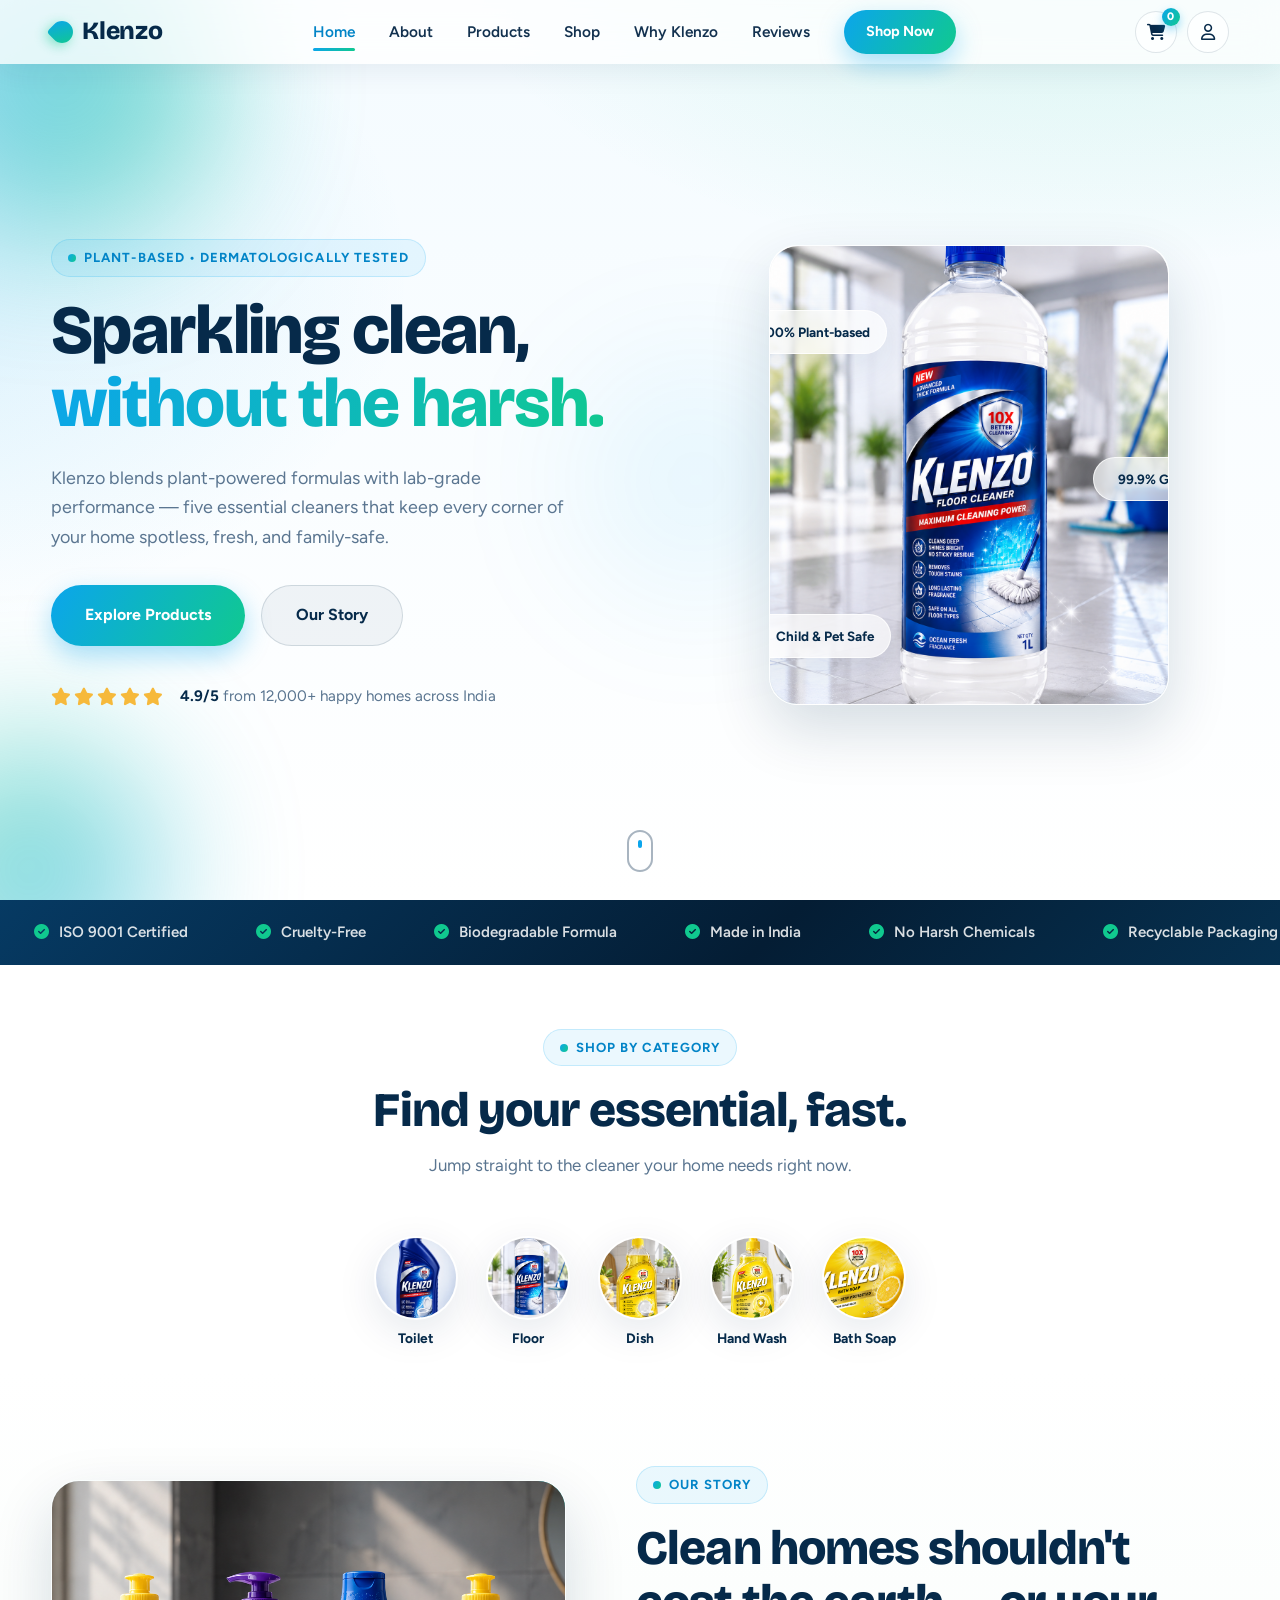
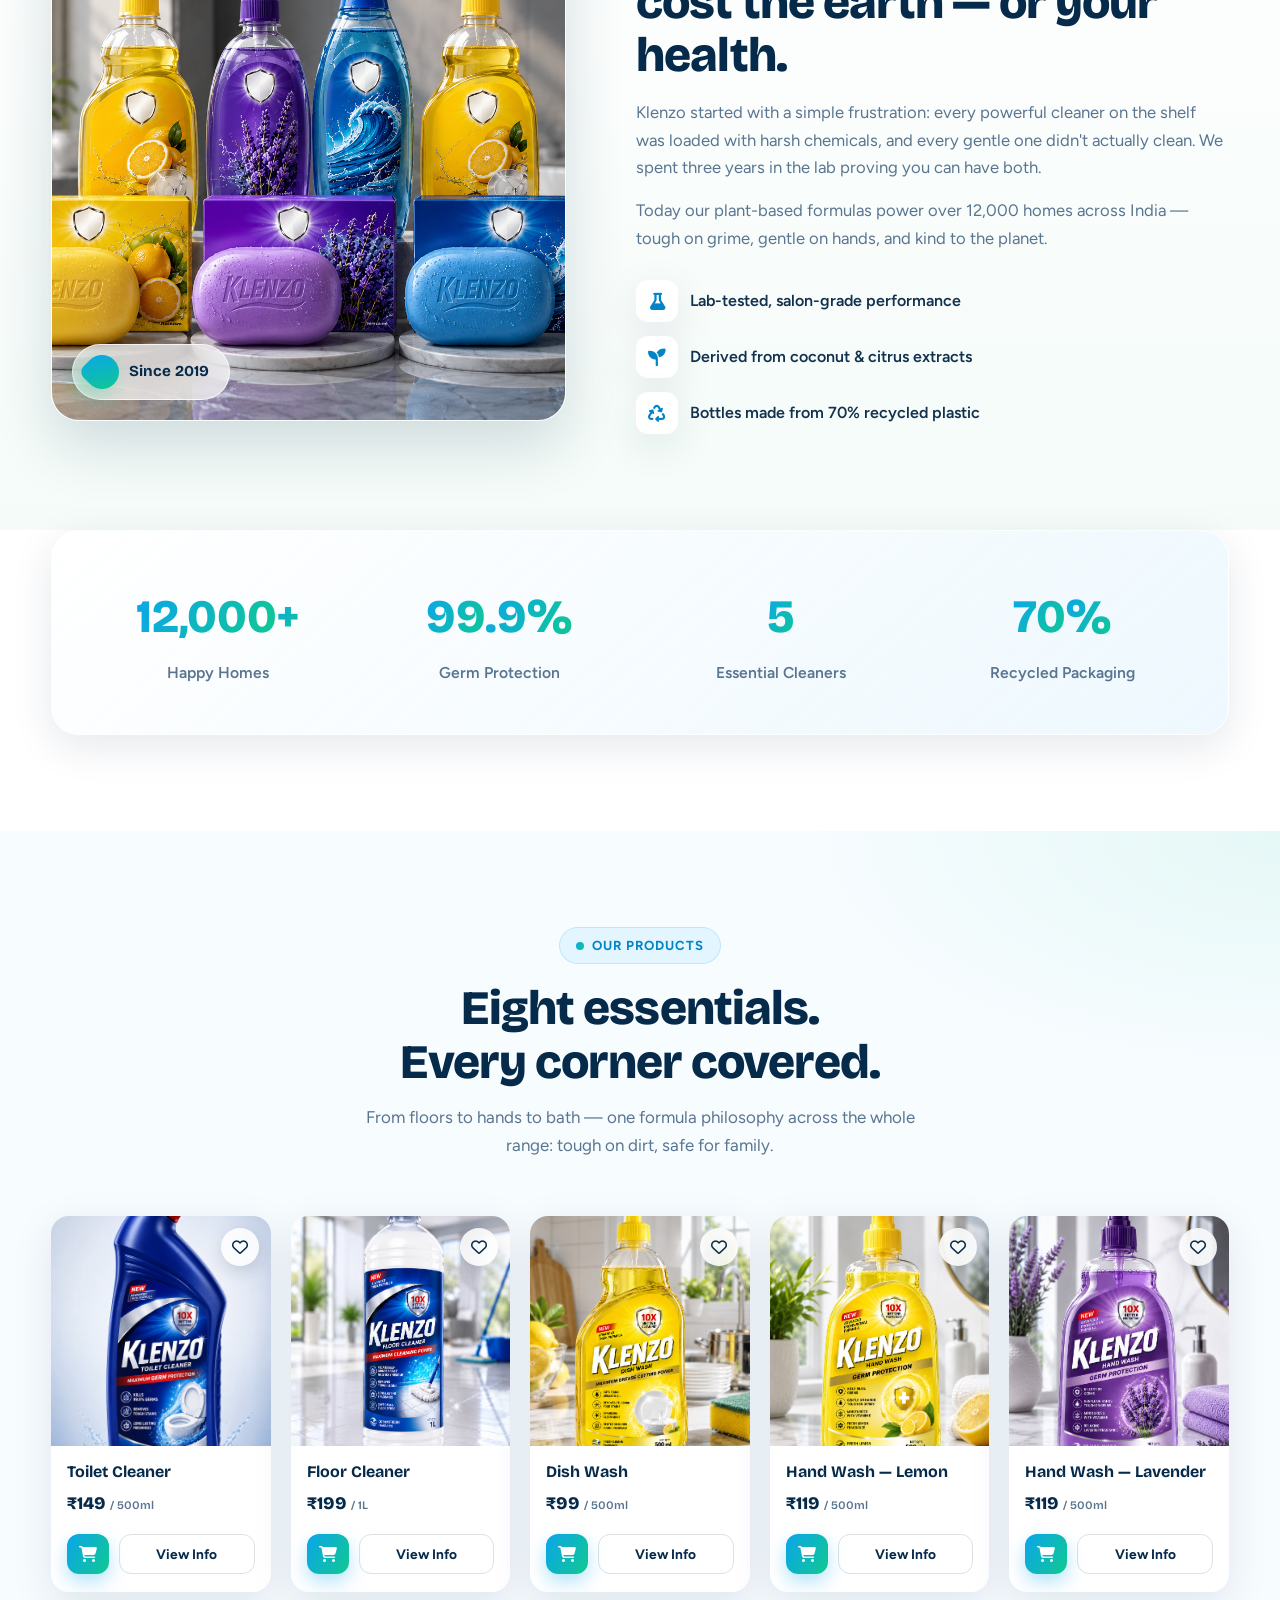
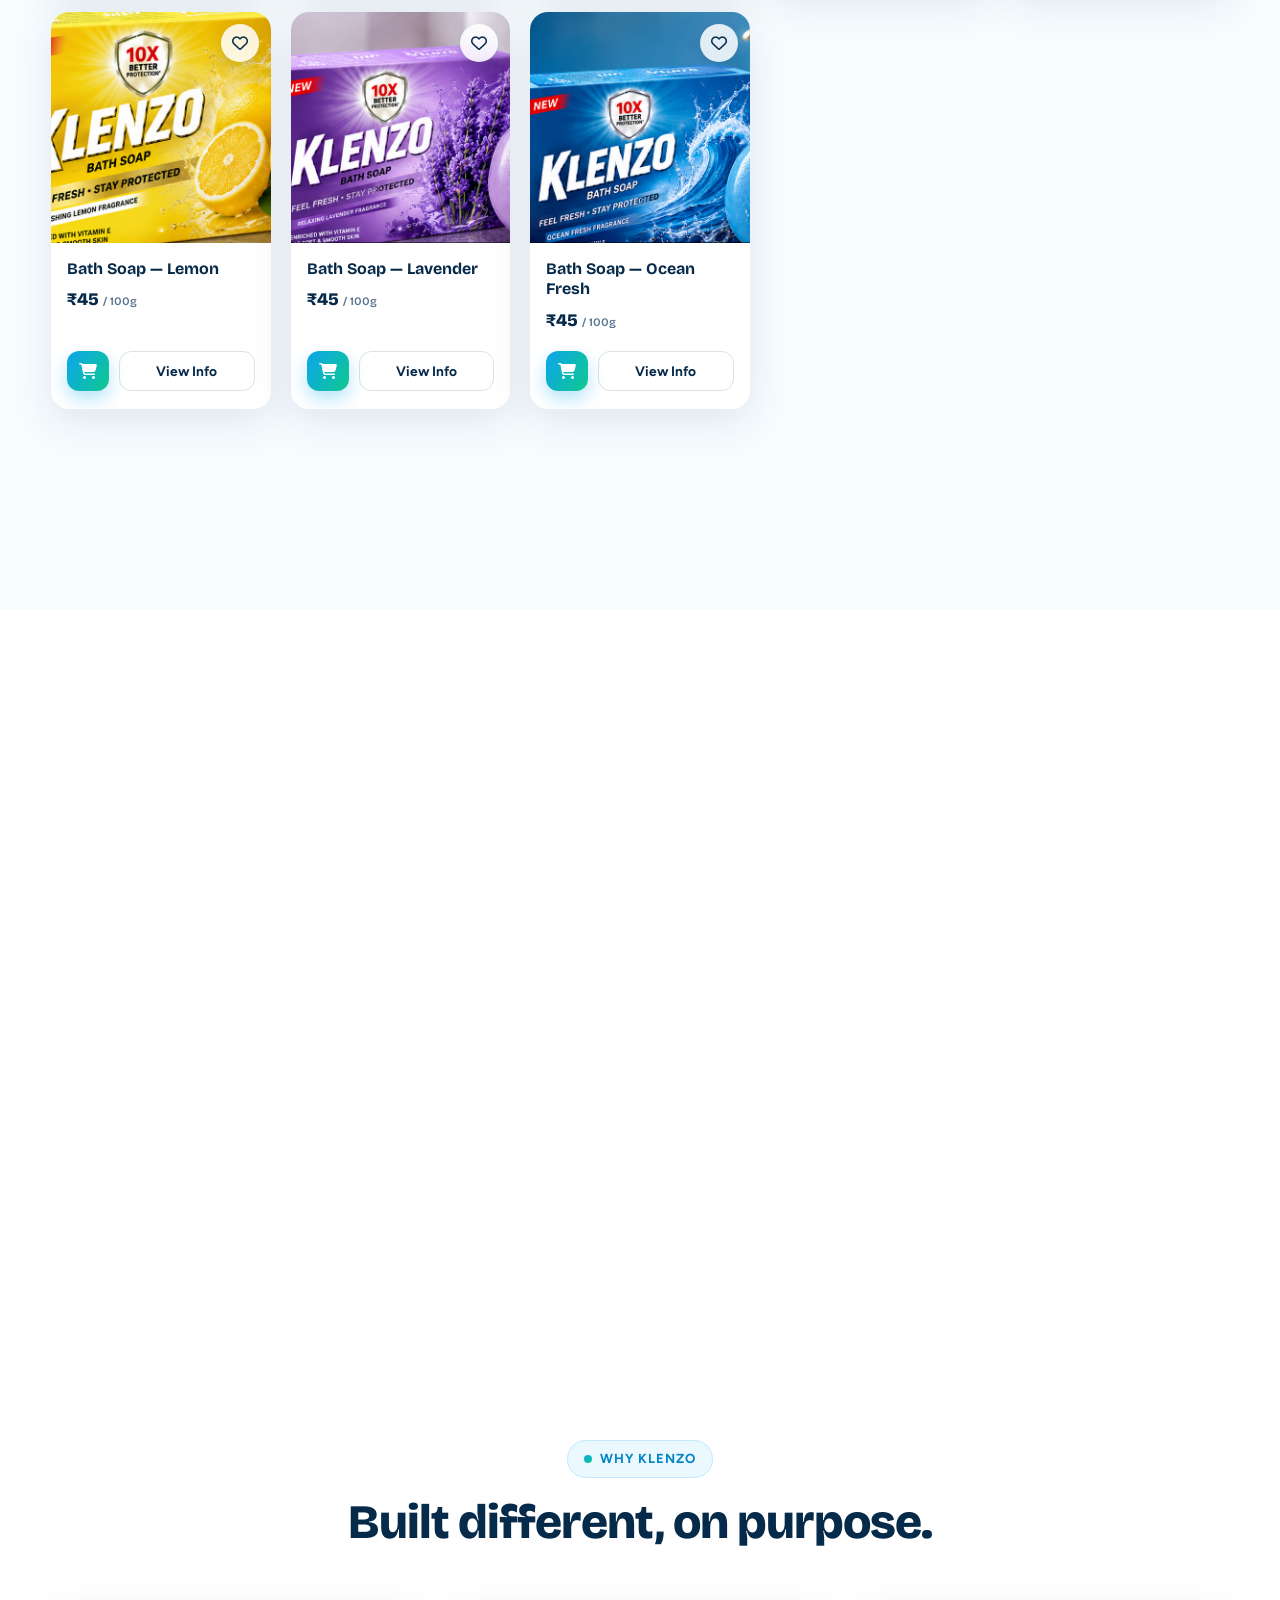
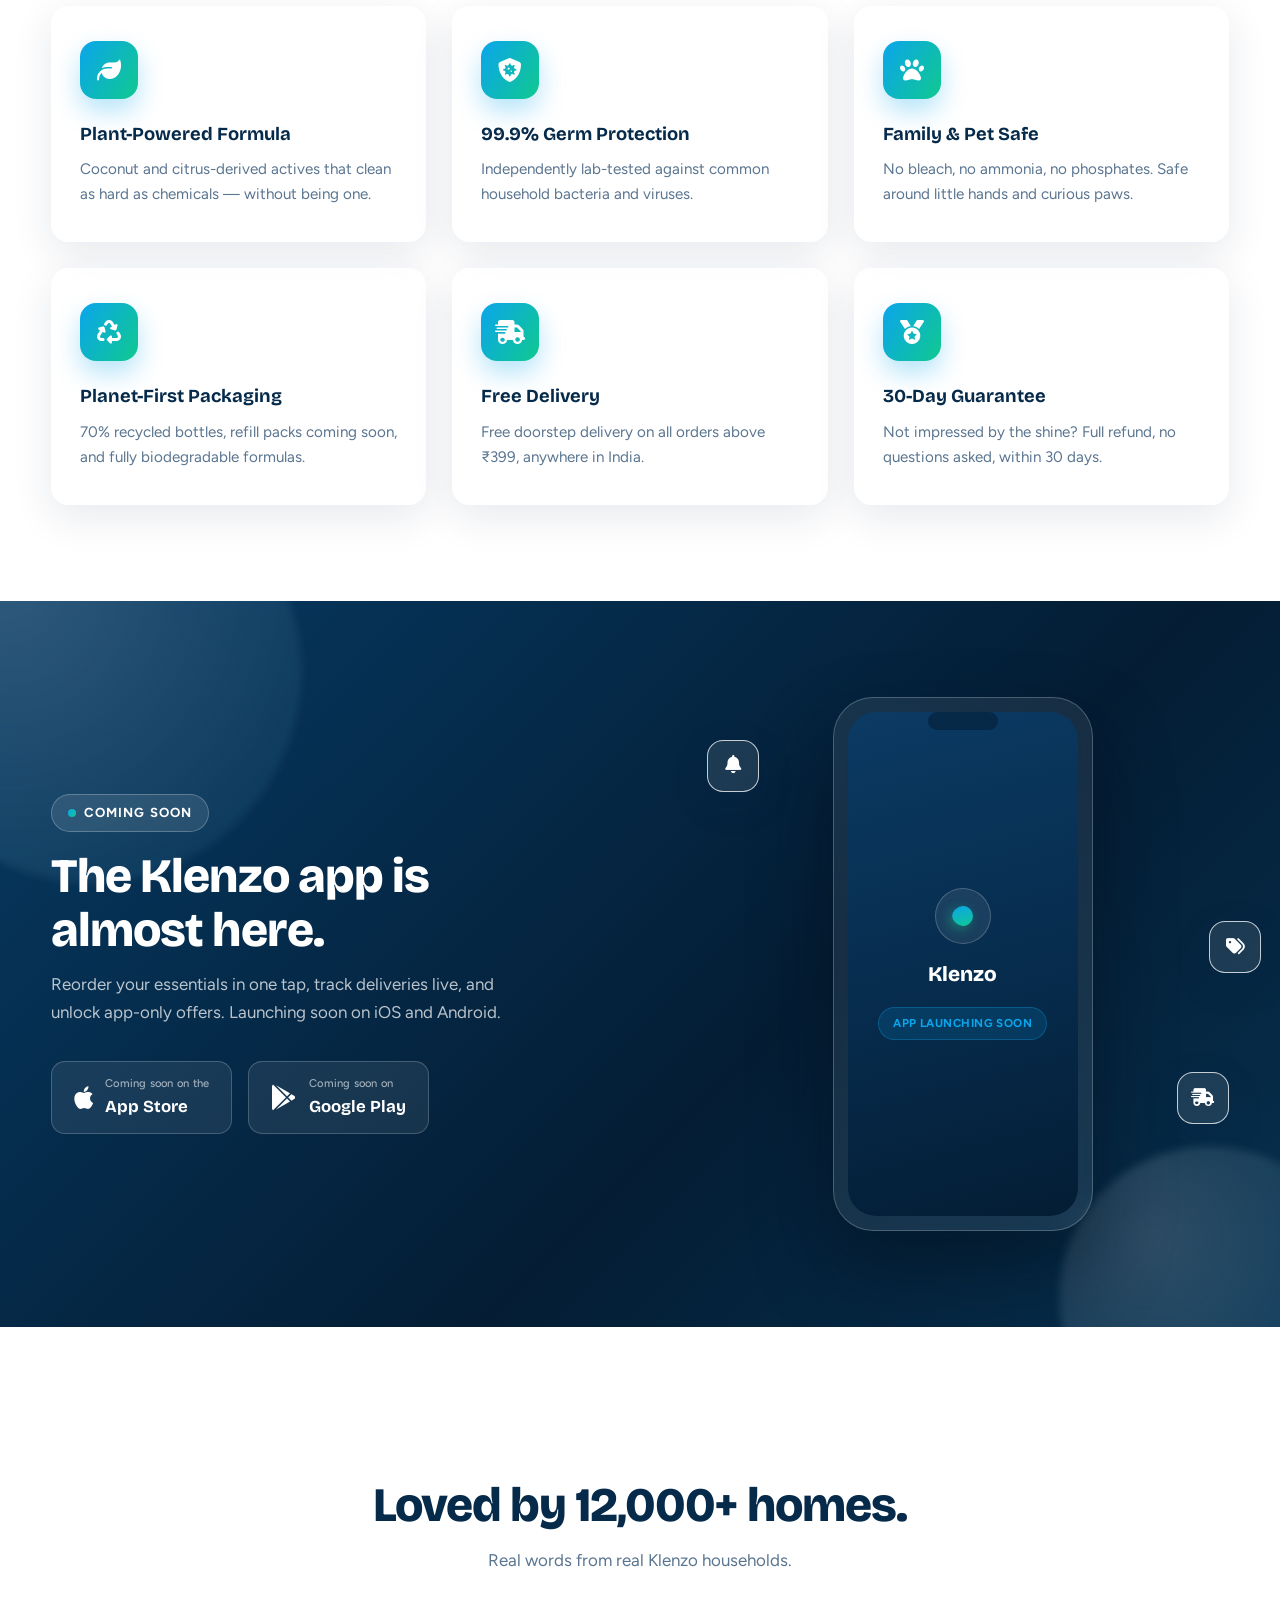
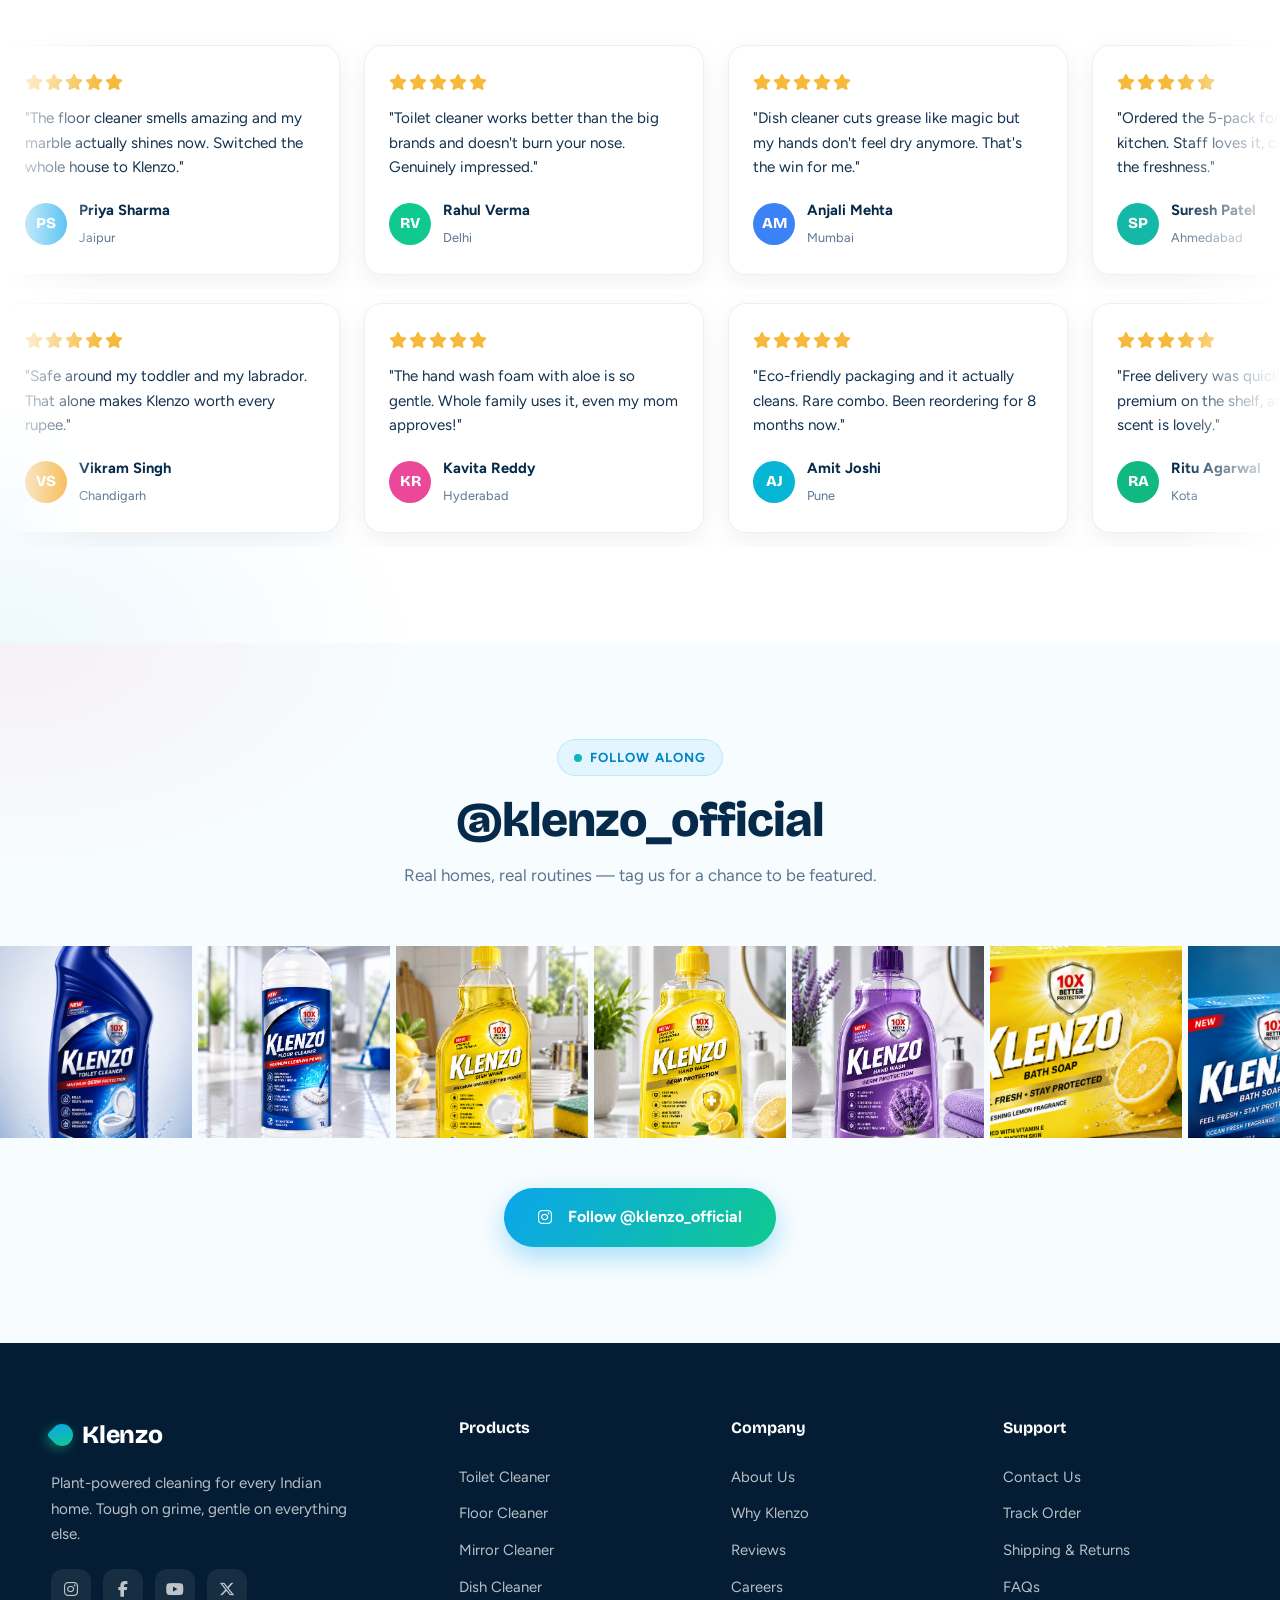
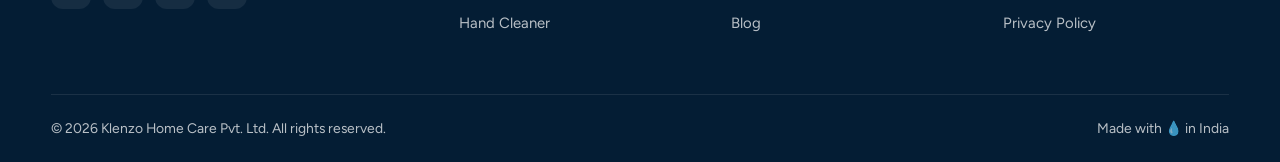
<file: index.html>
<!DOCTYPE html>
<html lang="en">
<head>
  <meta charset="UTF-8" />
  <meta name="viewport" content="width=device-width, initial-scale=1.0" />
  <title>Klenzo — Pure Clean, Every Day</title>
  <meta name="description" content="Klenzo makes premium cleaning products for Indian homes — toilet, floor, mirror, dish and hand cleaners with plant-based power." />
  <link rel="preconnect" href="https://fonts.googleapis.com" />
  <link rel="preconnect" href="https://fonts.gstatic.com" crossorigin />
  <link href="https://fonts.googleapis.com/css2?family=Bricolage+Grotesque:opsz,wght@12..96,400;12..96,600;12..96,700;12..96,800&family=Figtree:wght@400;500;600;700&display=swap" rel="stylesheet" />
  <link rel="stylesheet" href="https://cdnjs.cloudflare.com/ajax/libs/font-awesome/6.5.2/css/all.min.css" />
  <link rel="stylesheet" href="assets/css/style.css" />
</head>
<body>

  <!-- ======= NAVBAR ======= -->
  <header class="navbar scrolled" id="navbar" data-solid="true">
    <div class="container nav-inner">
      <a href="#home" class="logo">
        <span class="logo-drop" aria-hidden="true"></span>
        Klenzo
      </a>

      <nav class="nav-links" id="navLinks" aria-label="Main navigation">
        <a href="#home" class="nav-link active">Home</a>
        <a href="about.html" class="nav-link">About</a>
        <a href="#products" class="nav-link">Products</a>
        <a href="shop.html" class="nav-link">Shop</a>
        <a href="#why" class="nav-link">Why Klenzo</a>
        <a href="#reviews" class="nav-link">Reviews</a>
        <a href="shop.html" class="btn btn-primary btn-sm nav-cta">Shop Now</a>
      </nav>

      <div class="nav-icons">
        <button class="nav-icon-btn" id="cartIconBtn" aria-label="View cart">
          <i class="fa-solid fa-cart-shopping"></i>
          <span class="cart-badge">0</span>
        </button>
        <button class="nav-icon-btn" id="accountIconBtn" aria-label="My account">
          <i class="fa-regular fa-user"></i>
        </button>
      </div>

      <button class="menu-toggle" id="menuToggle" aria-label="Open menu" aria-expanded="false">
        <span></span><span></span><span></span>
      </button>
    </div>
  </header>

  <main>
    <!-- ======= HERO ======= -->
    <section class="hero" id="home">
      <div class="hero-bg" aria-hidden="true">
        <div class="blob blob-1"></div>
        <div class="blob blob-2"></div>
        <div class="blob blob-3"></div>
        <div class="bubbles" id="bubbles"></div>
      </div>

      <div class="container hero-inner">
        <div class="hero-copy">
          <span class="eyebrow reveal">
            <span class="eyebrow-dot"></span> Plant-based • Dermatologically tested
          </span>
          <h1 class="hero-title reveal delay-1">
            Sparkling clean,<br />
            <span class="grad-text">without the harsh.</span>
          </h1>
          <p class="hero-sub reveal delay-2">
            Klenzo blends plant-powered formulas with lab-grade performance —
            five essential cleaners that keep every corner of your home
            spotless, fresh, and family-safe.
          </p>
          <div class="hero-actions reveal delay-3">
            <a href="#products" class="btn btn-primary btn-lg">Explore Products</a>
            <a href="#about" class="btn btn-ghost btn-lg">Our Story</a>
          </div>
          <div class="hero-trust reveal delay-4">
            <div class="stars" aria-label="Rated 4.9 out of 5">
              <i class="fa-solid fa-star"></i><i class="fa-solid fa-star"></i><i class="fa-solid fa-star"></i><i class="fa-solid fa-star"></i><i class="fa-solid fa-star"></i>
            </div>
            <p><strong>4.9/5</strong> from 12,000+ happy homes across India</p>
          </div>
        </div>

        <div class="hero-visual reveal delay-2" aria-hidden="true">
          <div class="hero-card glass">
            <img src="assets/img/floor-cleaner.png" alt="Klenzo Floor Cleaner 1L bottle" class="hero-product-img" />
            <div class="float-chip chip-1 glass"><i class="fa-solid fa-leaf"></i> 100% Plant-based</div>
            <div class="float-chip chip-2 glass"><i class="fa-solid fa-sparkles"></i> 99.9% Germ Kill</div>
            <div class="float-chip chip-3 glass"><i class="fa-solid fa-paw"></i> Child &amp; Pet Safe</div>
          </div>
        </div>
      </div>

      <a href="#trust" class="scroll-hint" aria-label="Scroll down">
        <span class="mouse"><span class="wheel"></span></span>
      </a>
    </section>

    <!-- ======= TRUST BAR ======= -->
    <section class="trust-bar" id="trust" aria-label="Certifications">
      <div class="trust-track">
        <div class="trust-group">
          <span class="trust-item"><i class="fa-solid fa-circle-check"></i> ISO 9001 Certified</span>
          <span class="trust-item"><i class="fa-solid fa-circle-check"></i> Cruelty-Free</span>
          <span class="trust-item"><i class="fa-solid fa-circle-check"></i> Biodegradable Formula</span>
          <span class="trust-item"><i class="fa-solid fa-circle-check"></i> Made in India</span>
          <span class="trust-item"><i class="fa-solid fa-circle-check"></i> No Harsh Chemicals</span>
          <span class="trust-item"><i class="fa-solid fa-circle-check"></i> Recyclable Packaging</span>
        </div>
        <div class="trust-group" aria-hidden="true">
          <span class="trust-item"><i class="fa-solid fa-circle-check"></i> ISO 9001 Certified</span>
          <span class="trust-item"><i class="fa-solid fa-circle-check"></i> Cruelty-Free</span>
          <span class="trust-item"><i class="fa-solid fa-circle-check"></i> Biodegradable Formula</span>
          <span class="trust-item"><i class="fa-solid fa-circle-check"></i> Made in India</span>
          <span class="trust-item"><i class="fa-solid fa-circle-check"></i> No Harsh Chemicals</span>
          <span class="trust-item"><i class="fa-solid fa-circle-check"></i> Recyclable Packaging</span>
        </div>
      </div>
    </section>

    <!-- ======= CATEGORY ======= -->
    <section class="section category" id="category">
      <div class="container">
        <div class="section-head">
          <span class="eyebrow reveal"><span class="eyebrow-dot"></span> Shop by Category</span>
          <h2 class="section-title reveal delay-1">Find your essential, fast.</h2>
          <p class="section-sub reveal delay-2">Jump straight to the cleaner your home needs right now.</p>
        </div>
        <div class="quick-shop reveal delay-3" aria-label="Shop by category">
          <button class="quick-item" data-target="card-toilet">
            <span class="quick-thumb"><img src="assets/img/toilet-cleaner.png" alt="" loading="lazy" /></span>
            <span>Toilet</span>
          </button>
          <button class="quick-item" data-target="card-floor">
            <span class="quick-thumb"><img src="assets/img/floor-cleaner.png" alt="" loading="lazy" /></span>
            <span>Floor</span>
          </button>
          <button class="quick-item" data-target="card-dish">
            <span class="quick-thumb"><img src="assets/img/dish-wash.png" alt="" loading="lazy" /></span>
            <span>Dish</span>
          </button>
          <button class="quick-item" data-target="card-hand-lemon">
            <span class="quick-thumb"><img src="assets/img/hand-wash.png" alt="" loading="lazy" /></span>
            <span>Hand Wash</span>
          </button>
          <button class="quick-item" data-target="card-soap-lemon">
            <span class="quick-thumb"><img src="assets/img/bath-soap-lemon-tight.png" alt="" loading="lazy" /></span>
            <span>Bath Soap</span>
          </button>
        </div>
      </div>
    </section>

    <!-- ======= ABOUT ======= -->
    <section class="section about" id="about">
      <div class="container about-grid">
        <div class="about-visual reveal">
          <div class="about-img-card glass">
            <div class="about-swatch swatch-blue"></div>
            <div class="about-swatch swatch-green"></div>
            <div class="about-swatch swatch-aqua"></div>
            <img src="assets/img/about.png" alt="The full Klenzo range — hand wash and bath soaps in lemon, lavender and ocean fresh" class="about-photo" loading="lazy" />
            <div class="about-badge glass">
              <span class="emblem-drop"></span>
              <p>Since 2019</p>
            </div>
          </div>
        </div>
        <div class="about-copy">
          <span class="eyebrow reveal"><span class="eyebrow-dot"></span> Our Story</span>
          <h2 class="section-title reveal delay-1">Clean homes shouldn't cost the earth — or your health.</h2>
          <p class="reveal delay-2">
            Klenzo started with a simple frustration: every powerful cleaner on the shelf
            was loaded with harsh chemicals, and every gentle one didn't actually clean.
            We spent three years in the lab proving you can have both.
          </p>
          <p class="reveal delay-3">
            Today our plant-based formulas power over 12,000 homes across India —
            tough on grime, gentle on hands, and kind to the planet.
          </p>
          <ul class="about-points reveal delay-4">
            <li><span class="point-icon"><i class="fa-solid fa-flask"></i></span> Lab-tested, salon-grade performance</li>
            <li><span class="point-icon"><i class="fa-solid fa-seedling"></i></span> Derived from coconut &amp; citrus extracts</li>
            <li><span class="point-icon"><i class="fa-solid fa-recycle"></i></span> Bottles made from 70% recycled plastic</li>
          </ul>
        </div>
      </div>
    </section>

    <!-- ======= STATS ======= -->
    <section class="section stats-section">
      <div class="container">
        <div class="stats-card glass reveal">
          <div class="stat">
            <span class="stat-number" data-count="12000">0</span><span class="stat-plus">+</span>
            <p>Happy Homes</p>
          </div>
          <div class="stat">
            <span class="stat-number" data-count="99">0</span><span class="stat-plus">.9%</span>
            <p>Germ Protection</p>
          </div>
          <div class="stat">
            <span class="stat-number" data-count="5">0</span><span class="stat-plus"></span>
            <p>Essential Cleaners</p>
          </div>
          <div class="stat">
            <span class="stat-number" data-count="70">0</span><span class="stat-plus">%</span>
            <p>Recycled Packaging</p>
          </div>
        </div>
      </div>
    </section>

    <!-- ======= PRODUCTS ======= -->
    <section class="section products" id="products">
      <div class="container">
        <div class="section-head">
          <span class="eyebrow reveal"><span class="eyebrow-dot"></span> Our Products</span>
          <h2 class="section-title reveal delay-1">Eight essentials.<br />Every corner covered.</h2>
          <p class="section-sub reveal delay-2">From floors to hands to bath — one formula philosophy across the whole range: tough on dirt, safe for family.</p>
        </div>

        <div class="product-grid">
          <article class="product-card reveal" id="card-toilet" data-id="toilet-cleaner">
            <div class="product-media">
              <a href="product.html?id=toilet-cleaner">
                <img src="assets/img/toilet-cleaner.png" alt="Klenzo Toilet Cleaner" loading="lazy" />
              </a>
              <button class="wish-btn" aria-label="Add Toilet Cleaner to wishlist" aria-pressed="false"><i class="fa-regular fa-heart"></i></button>
            </div>
            <div class="product-info">
              <h3><a href="product.html?id=toilet-cleaner">Toilet Cleaner</a></h3>
              <span class="price">₹149 <small>/ 500ml</small></span>
              <div class="product-actions">
                <button class="btn-cart" aria-label="Add Toilet Cleaner to cart"><i class="fa-solid fa-cart-shopping"></i></button>
                <button class="btn-info">View Info</button>
              </div>
            </div>
          </article>
          <article class="product-card reveal delay-1" id="card-floor" data-id="floor-cleaner">
            <div class="product-media">
              <a href="product.html?id=floor-cleaner">
                <img src="assets/img/floor-cleaner.png" alt="Klenzo Floor Cleaner" loading="lazy" />
              </a>
              <button class="wish-btn" aria-label="Add Floor Cleaner to wishlist" aria-pressed="false"><i class="fa-regular fa-heart"></i></button>
            </div>
            <div class="product-info">
              <h3><a href="product.html?id=floor-cleaner">Floor Cleaner</a></h3>
              <span class="price">₹199 <small>/ 1L</small></span>
              <div class="product-actions">
                <button class="btn-cart" aria-label="Add Floor Cleaner to cart"><i class="fa-solid fa-cart-shopping"></i></button>
                <button class="btn-info">View Info</button>
              </div>
            </div>
          </article>
          <article class="product-card reveal delay-2" id="card-dish" data-id="dish-wash">
            <div class="product-media">
              <a href="product.html?id=dish-wash">
                <img src="assets/img/dish-wash.png" alt="Klenzo Dish Wash" loading="lazy" />
              </a>
              <button class="wish-btn" aria-label="Add Dish Wash to wishlist" aria-pressed="false"><i class="fa-regular fa-heart"></i></button>
            </div>
            <div class="product-info">
              <h3><a href="product.html?id=dish-wash">Dish Wash</a></h3>
              <span class="price">₹99 <small>/ 500ml</small></span>
              <div class="product-actions">
                <button class="btn-cart" aria-label="Add Dish Wash to cart"><i class="fa-solid fa-cart-shopping"></i></button>
                <button class="btn-info">View Info</button>
              </div>
            </div>
          </article>
          <article class="product-card reveal delay-3" id="card-hand-lemon" data-id="hand-wash-lemon">
            <div class="product-media">
              <a href="product.html?id=hand-wash-lemon">
                <img src="assets/img/hand-wash.png" alt="Klenzo Hand Wash — Lemon" loading="lazy" />
              </a>
              <button class="wish-btn" aria-label="Add Hand Wash — Lemon to wishlist" aria-pressed="false"><i class="fa-regular fa-heart"></i></button>
            </div>
            <div class="product-info">
              <h3><a href="product.html?id=hand-wash-lemon">Hand Wash — Lemon</a></h3>
              <span class="price">₹119 <small>/ 500ml</small></span>
              <div class="product-actions">
                <button class="btn-cart" aria-label="Add Hand Wash — Lemon to cart"><i class="fa-solid fa-cart-shopping"></i></button>
                <button class="btn-info">View Info</button>
              </div>
            </div>
          </article>
          <article class="product-card reveal delay-4" id="card-hand-lavender" data-id="hand-wash-lavender">
            <div class="product-media">
              <a href="product.html?id=hand-wash-lavender">
                <img src="assets/img/hand-wash2.png" alt="Klenzo Hand Wash — Lavender" loading="lazy" />
              </a>
              <button class="wish-btn" aria-label="Add Hand Wash — Lavender to wishlist" aria-pressed="false"><i class="fa-regular fa-heart"></i></button>
            </div>
            <div class="product-info">
              <h3><a href="product.html?id=hand-wash-lavender">Hand Wash — Lavender</a></h3>
              <span class="price">₹119 <small>/ 500ml</small></span>
              <div class="product-actions">
                <button class="btn-cart" aria-label="Add Hand Wash — Lavender to cart"><i class="fa-solid fa-cart-shopping"></i></button>
                <button class="btn-info">View Info</button>
              </div>
            </div>
          </article>
          <article class="product-card reveal" id="card-soap-lemon" data-id="bath-soap-lemon">
            <div class="product-media">
              <a href="product.html?id=bath-soap-lemon">
                <img src="assets/img/bath-soap-lemon-tight.png" alt="Klenzo Bath Soap — Lemon" loading="lazy" />
              </a>
              <button class="wish-btn" aria-label="Add Bath Soap — Lemon to wishlist" aria-pressed="false"><i class="fa-regular fa-heart"></i></button>
            </div>
            <div class="product-info">
              <h3><a href="product.html?id=bath-soap-lemon">Bath Soap — Lemon</a></h3>
              <span class="price">₹45 <small>/ 100g</small></span>
              <div class="product-actions">
                <button class="btn-cart" aria-label="Add Bath Soap — Lemon to cart"><i class="fa-solid fa-cart-shopping"></i></button>
                <button class="btn-info">View Info</button>
              </div>
            </div>
          </article>
          <article class="product-card reveal delay-1" id="card-soap-lavender" data-id="bath-soap-lavender">
            <div class="product-media">
              <a href="product.html?id=bath-soap-lavender">
                <img src="assets/img/bath-soap-lavender-tight.png" alt="Klenzo Bath Soap — Lavender" loading="lazy" />
              </a>
              <button class="wish-btn" aria-label="Add Bath Soap — Lavender to wishlist" aria-pressed="false"><i class="fa-regular fa-heart"></i></button>
            </div>
            <div class="product-info">
              <h3><a href="product.html?id=bath-soap-lavender">Bath Soap — Lavender</a></h3>
              <span class="price">₹45 <small>/ 100g</small></span>
              <div class="product-actions">
                <button class="btn-cart" aria-label="Add Bath Soap — Lavender to cart"><i class="fa-solid fa-cart-shopping"></i></button>
                <button class="btn-info">View Info</button>
              </div>
            </div>
          </article>
          <article class="product-card reveal delay-2" id="card-soap-ocean" data-id="bath-soap-ocean">
            <div class="product-media">
              <a href="product.html?id=bath-soap-ocean">
                <img src="assets/img/bath-soap-ocean-tight.png" alt="Klenzo Bath Soap — Ocean Fresh" loading="lazy" />
              </a>
              <button class="wish-btn" aria-label="Add Bath Soap — Ocean Fresh to wishlist" aria-pressed="false"><i class="fa-regular fa-heart"></i></button>
            </div>
            <div class="product-info">
              <h3><a href="product.html?id=bath-soap-ocean">Bath Soap — Ocean Fresh</a></h3>
              <span class="price">₹45 <small>/ 100g</small></span>
              <div class="product-actions">
                <button class="btn-cart" aria-label="Add Bath Soap — Ocean Fresh to cart"><i class="fa-solid fa-cart-shopping"></i></button>
                <button class="btn-info">View Info</button>
              </div>
            </div>
          </article>
        </div>

        <div class="products-footer reveal">
          <a class="btn btn-ghost btn-lg" href="shop.html"><i class="fa-solid fa-grid-2"></i> View All Products</a>
        </div>
      </div>
    </section>

    <!-- ======= BEST SELLER OFFER ======= -->
    <section class="section cta-section" id="contact">
      <div class="container">
        <div class="offer-banner reveal">
          <div class="offer-visual">
            <img src="assets/img/about.png" alt="Klenzo 5-Pack Bundle — dish wash, hand wash and bath soaps" loading="lazy" />
            <span class="offer-ribbon"><i class="fa-solid fa-fire"></i> Most Popular</span>
          </div>
          <div class="offer-copy">
            <span class="eyebrow reveal"><span class="eyebrow-dot"></span> Best Selling Package</span>
            <h2 class="section-title reveal delay-1">The Klenzo 5-Pack Bundle</h2>
            <p class="reveal delay-2">
              Our most-loved combo — dish wash, both hand wash scents, and the full bath soap
              trio in one box. Everything your home needs for the month, bundled at 20% off.
            </p>
            <div class="offer-rating reveal delay-2">
              <span class="stars" aria-hidden="true">
                <i class="fa-solid fa-star"></i><i class="fa-solid fa-star"></i><i class="fa-solid fa-star"></i><i class="fa-solid fa-star"></i><i class="fa-solid fa-star"></i>
              </span>
              <span>4.9 · 2,300+ orders this month</span>
            </div>
            <div class="offer-price reveal delay-3">
              <span class="price-now">₹636</span>
              <span class="price-was">₹795</span>
              <span class="price-off">20% OFF</span>
            </div>
            <div class="offer-actions reveal delay-4">
              <button class="btn btn-primary btn-lg" id="buyNowBtn"><i class="fa-solid fa-bolt"></i> Buy Now</button>
              <button class="btn btn-ghost btn-lg" id="bundleCartBtn"><i class="fa-solid fa-cart-shopping"></i> Add to Cart</button>
            </div>
            <span class="cta-note"><i class="fa-solid fa-shield-halved"></i> 30-day money-back guarantee · Ships in 24 hours</span>
          </div>
        </div>
      </div>
    </section>

    <!-- ======= WHY KLENZO ======= -->
    <section class="section why" id="why">
      <div class="container">
        <div class="section-head">
          <span class="eyebrow reveal"><span class="eyebrow-dot"></span> Why Klenzo</span>
          <h2 class="section-title reveal delay-1">Built different, on purpose.</h2>
        </div>
        <div class="why-grid">
          <div class="why-card glass reveal">
            <div class="why-icon"><i class="fa-solid fa-leaf"></i></div>
            <h3>Plant-Powered Formula</h3>
            <p>Coconut and citrus-derived actives that clean as hard as chemicals — without being one.</p>
          </div>
          <div class="why-card glass reveal delay-1">
            <div class="why-icon"><i class="fa-solid fa-shield-virus"></i></div>
            <h3>99.9% Germ Protection</h3>
            <p>Independently lab-tested against common household bacteria and viruses.</p>
          </div>
          <div class="why-card glass reveal delay-2">
            <div class="why-icon"><i class="fa-solid fa-paw"></i></div>
            <h3>Family &amp; Pet Safe</h3>
            <p>No bleach, no ammonia, no phosphates. Safe around little hands and curious paws.</p>
          </div>
          <div class="why-card glass reveal delay-3">
            <div class="why-icon"><i class="fa-solid fa-recycle"></i></div>
            <h3>Planet-First Packaging</h3>
            <p>70% recycled bottles, refill packs coming soon, and fully biodegradable formulas.</p>
          </div>
          <div class="why-card glass reveal delay-1">
            <div class="why-icon"><i class="fa-solid fa-truck-fast"></i></div>
            <h3>Free Delivery</h3>
            <p>Free doorstep delivery on all orders above ₹399, anywhere in India.</p>
          </div>
          <div class="why-card glass reveal delay-2">
            <div class="why-icon"><i class="fa-solid fa-medal"></i></div>
            <h3>30-Day Guarantee</h3>
            <p>Not impressed by the shine? Full refund, no questions asked, within 30 days.</p>
          </div>
        </div>
      </div>
    </section>

    <!-- ======= APP PROMO ======= -->
    <section class="section app-promo" id="app">
      <div class="app-bg" aria-hidden="true">
        <div class="app-blob app-blob-1"></div>
        <div class="app-blob app-blob-2"></div>
      </div>
      <div class="container app-inner">
        <div class="app-copy">
          <span class="eyebrow eyebrow-light reveal"><span class="eyebrow-dot"></span> Coming Soon</span>
          <h2 class="section-title title-light reveal delay-1">The Klenzo app is<br />almost here.</h2>
          <p class="section-sub sub-light reveal delay-2">
            Reorder your essentials in one tap, track deliveries live, and unlock
            app-only offers. Launching soon on iOS and Android.
          </p>
          <div class="store-badges reveal delay-3">
            <a href="#" class="store-badge" aria-label="Coming soon on the App Store">
              <i class="fa-brands fa-apple"></i>
              <span><small>Coming soon on the</small>App Store</span>
            </a>
            <a href="#" class="store-badge" aria-label="Coming soon on Google Play">
              <i class="fa-brands fa-google-play"></i>
              <span><small>Coming soon on</small>Google Play</span>
            </a>
          </div>
        </div>

        <div class="app-visual reveal delay-2" aria-hidden="true">
          <div class="app-phone glass">
            <div class="app-phone-notch"></div>
            <div class="app-phone-screen">
              <span class="app-phone-logo"><span class="logo-drop"></span></span>
              <p>Klenzo</p>
              <span class="app-phone-tag">App launching soon</span>
            </div>
          </div>
          <div class="app-float-icon icon-1 glass"><i class="fa-solid fa-bell"></i></div>
          <div class="app-float-icon icon-2 glass"><i class="fa-solid fa-truck-fast"></i></div>
          <div class="app-float-icon icon-3 glass"><i class="fa-solid fa-tags"></i></div>
        </div>
      </div>
    </section>

    <!-- ======= REVIEWS ======= -->
    <section class="section reviews" id="reviews">
      <div class="container section-head">
        <span class="eyebrow reveal"><span class="eyebrow-dot"></span> Reviews</span>
        <h2 class="section-title reveal delay-1">Loved by 12,000+ homes.</h2>
        <p class="section-sub reveal delay-2">Real words from real Klenzo households.</p>
      </div>

      <div class="marquee marquee-left" aria-label="Customer reviews, row one">
        <div class="marquee-track" id="marqueeTop"></div>
      </div>
      <div class="marquee marquee-right" aria-label="Customer reviews, row two">
        <div class="marquee-track" id="marqueeBottom"></div>
      </div>
    </section>

    <!-- ======= INSTAGRAM ======= -->
    <section class="section instagram" id="instagram">
      <div class="container">
        <div class="section-head">
          <span class="eyebrow reveal"><span class="eyebrow-dot"></span> Follow Along</span>
          <h2 class="section-title reveal delay-1">@klenzo_official</h2>
          <p class="section-sub reveal delay-2">Real homes, real routines — tag us for a chance to be featured.</p>
        </div>
      </div>

      <div class="insta-grid reveal delay-3">
        <a href="#" class="insta-item">
          <img src="assets/img/toilet-cleaner.png" alt="Klenzo Toilet Cleaner on Instagram" loading="lazy" />
          <span class="insta-overlay"><i class="fa-brands fa-instagram"></i><span>View Post</span></span>
        </a>
        <a href="#" class="insta-item">
          <img src="assets/img/floor-cleaner.png" alt="Klenzo Floor Cleaner on Instagram" loading="lazy" />
          <span class="insta-overlay"><i class="fa-brands fa-instagram"></i><span>View Post</span></span>
        </a>
        <a href="#" class="insta-item">
          <img src="assets/img/dish-wash.png" alt="Klenzo Dish Wash on Instagram" loading="lazy" />
          <span class="insta-overlay"><i class="fa-brands fa-instagram"></i><span>View Post</span></span>
        </a>
        <a href="#" class="insta-item">
          <img src="assets/img/hand-wash.png" alt="Klenzo Hand Wash Lemon on Instagram" loading="lazy" />
          <span class="insta-overlay"><i class="fa-brands fa-instagram"></i><span>View Post</span></span>
        </a>
        <a href="#" class="insta-item">
          <img src="assets/img/hand-wash2.png" alt="Klenzo Hand Wash Lavender on Instagram" loading="lazy" />
          <span class="insta-overlay"><i class="fa-brands fa-instagram"></i><span>View Post</span></span>
        </a>
        <a href="#" class="insta-item">
          <img src="assets/img/bath-soap-lemon-tight.png" alt="Klenzo Bath Soap Lemon on Instagram" loading="lazy" />
          <span class="insta-overlay"><i class="fa-brands fa-instagram"></i><span>View Post</span></span>
        </a>
        <a href="#" class="insta-item">
          <img src="assets/img/bath-soap-ocean-tight.png" alt="Klenzo Bath Soap Ocean Fresh on Instagram" loading="lazy" />
          <span class="insta-overlay"><i class="fa-brands fa-instagram"></i><span>View Post</span></span>
        </a>
      </div>

      <div class="container">
        <div class="products-footer reveal">
          <a href="#" class="btn btn-primary btn-lg"><i class="fa-brands fa-instagram"></i> Follow @klenzo_official</a>
        </div>
      </div>
    </section>
  </main>

  <!-- ======= FOOTER ======= -->
  <footer class="footer">
    <div class="container footer-grid">
      <div class="footer-brand">
        <a href="#home" class="logo logo-light">
          <span class="logo-drop" aria-hidden="true"></span>
          Klenzo
        </a>
        <p>Plant-powered cleaning for every Indian home. Tough on grime, gentle on everything else.</p>
        <div class="socials">
          <a href="#" aria-label="Instagram"><i class="fa-brands fa-instagram"></i></a>
          <a href="#" aria-label="Facebook"><i class="fa-brands fa-facebook-f"></i></a>
          <a href="#" aria-label="YouTube"><i class="fa-brands fa-youtube"></i></a>
          <a href="#" aria-label="X (Twitter)"><i class="fa-brands fa-x-twitter"></i></a>
        </div>
      </div>
      <div class="footer-col">
        <h4>Products</h4>
        <a href="#products">Toilet Cleaner</a>
        <a href="#products">Floor Cleaner</a>
        <a href="#products">Mirror Cleaner</a>
        <a href="#products">Dish Cleaner</a>
        <a href="#products">Hand Cleaner</a>
      </div>
      <div class="footer-col">
        <h4>Company</h4>
        <a href="about.html">About Us</a>
        <a href="#why">Why Klenzo</a>
        <a href="#reviews">Reviews</a>
        <a href="career.html">Careers</a>
        <a href="blog.html">Blog</a>
      </div>
      <div class="footer-col">
        <h4>Support</h4>
        <a href="contact.html">Contact Us</a>
        <a href="#">Track Order</a>
        <a href="#">Shipping &amp; Returns</a>
        <a href="#">FAQs</a>
        <a href="#">Privacy Policy</a>
      </div>
    </div>
    <div class="container footer-bottom">
      <p>© 2026 Klenzo Home Care Pvt. Ltd. All rights reserved.</p>
      <p>Made with 💧 in India</p>
    </div>
  </footer>

  <script src="assets/js/main.js"></script>
</body>
</html>
</file>
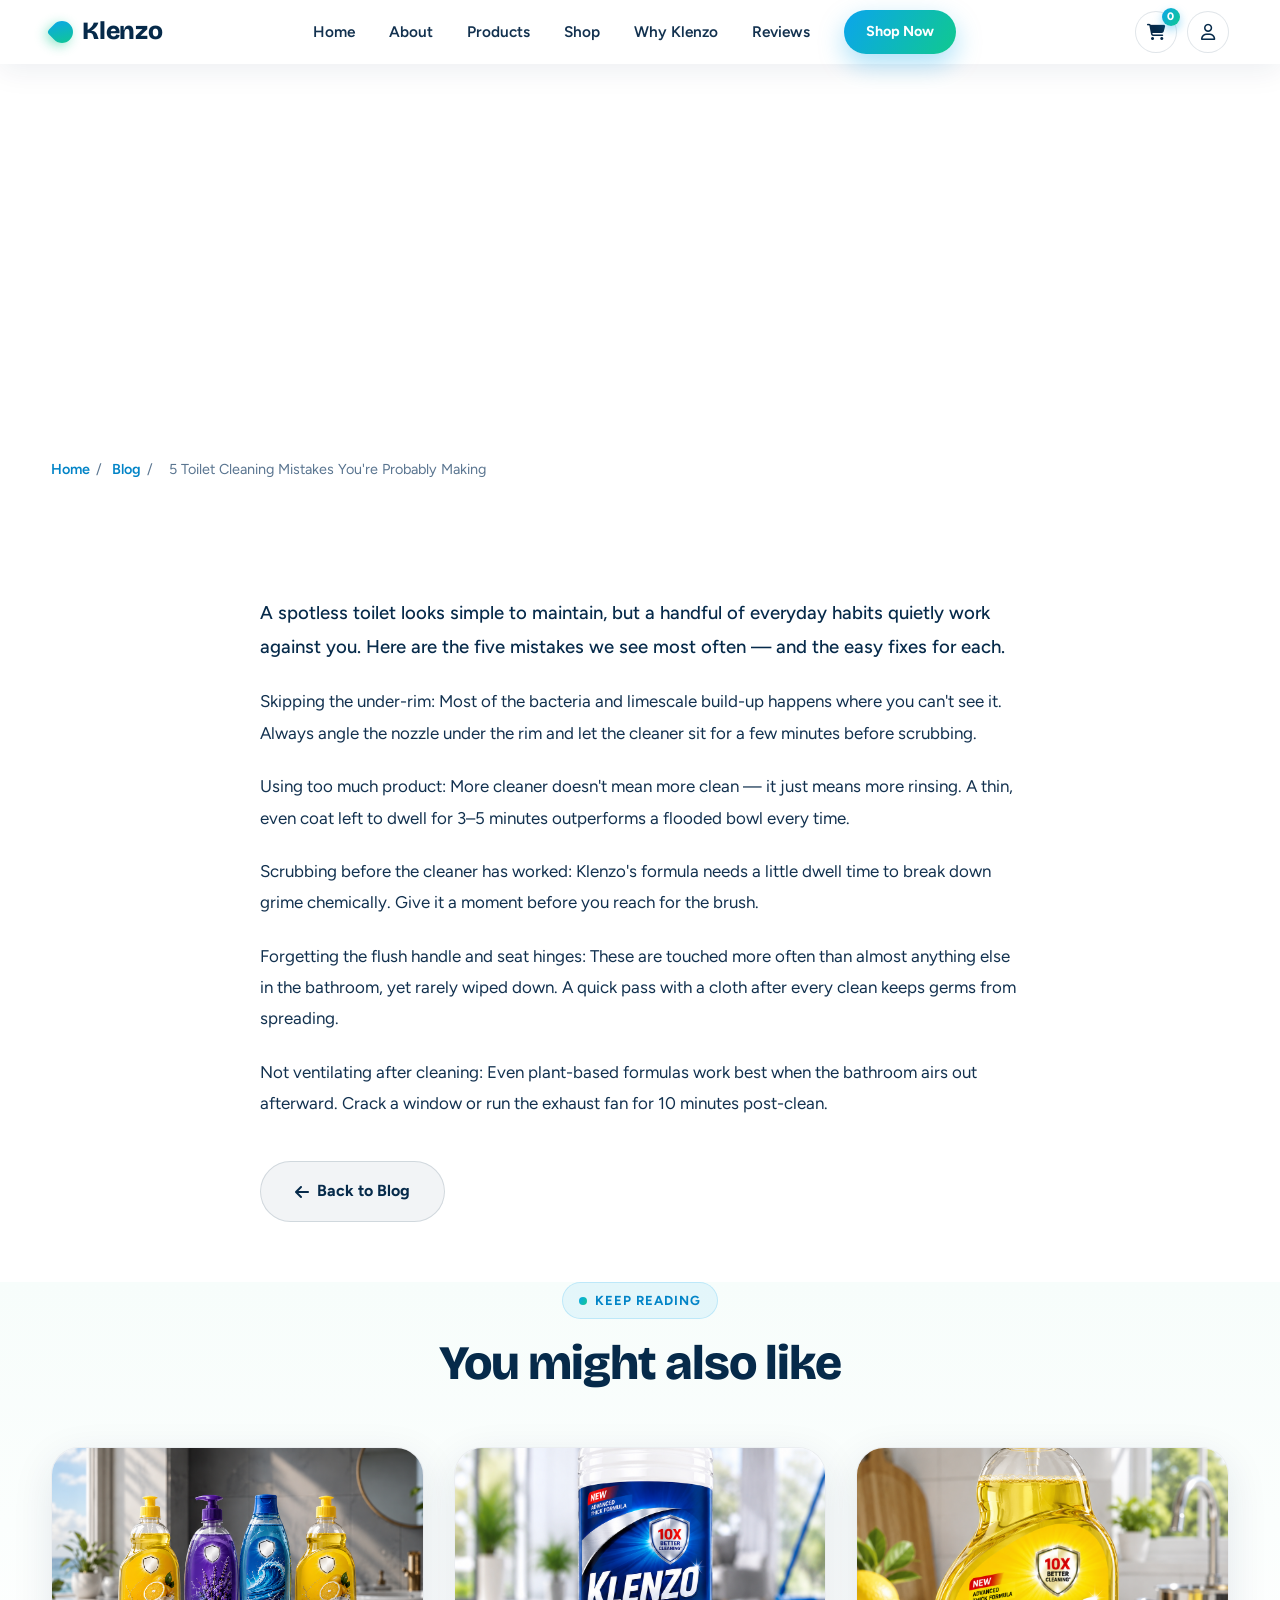
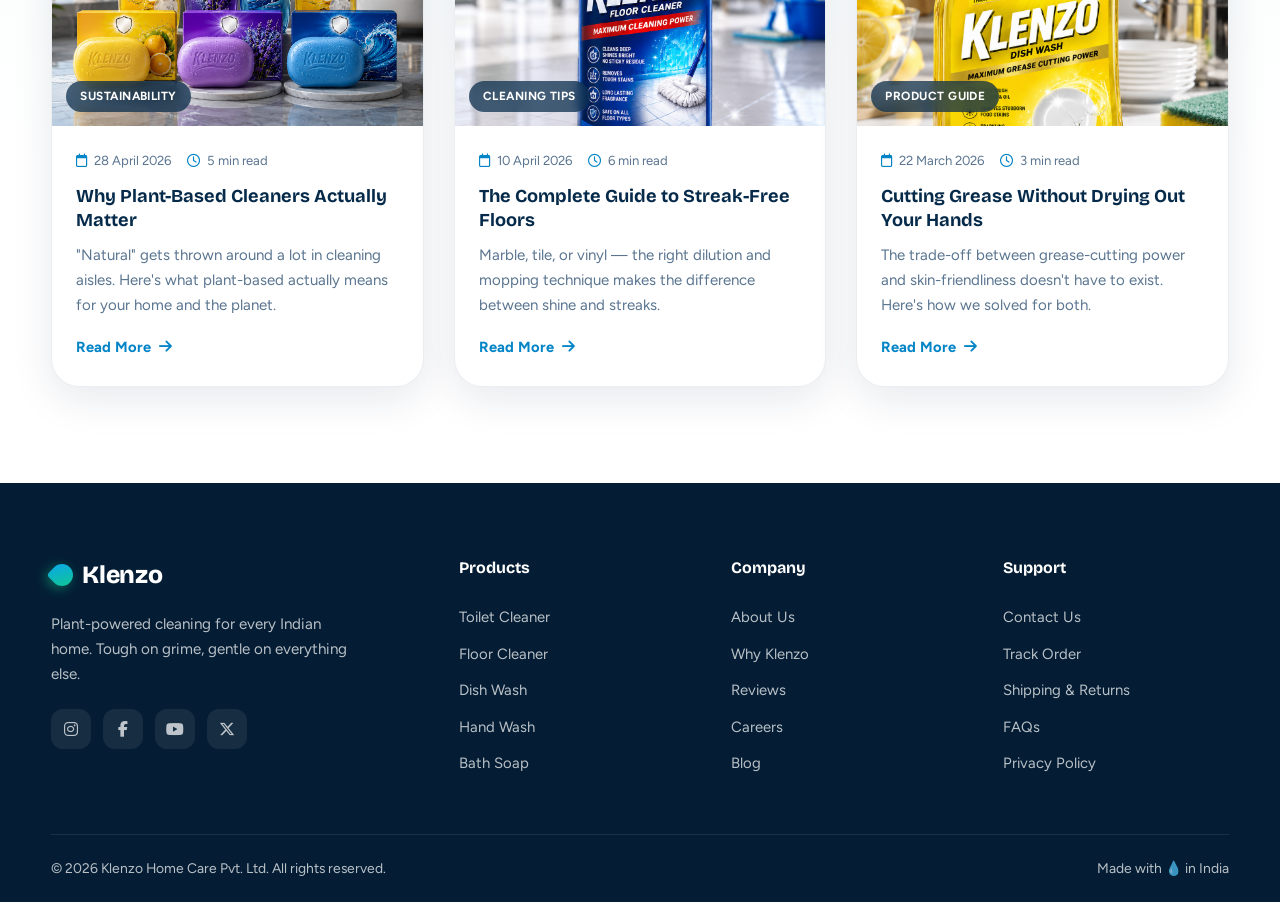
<file: blog-post.html>
<!DOCTYPE html>
<html lang="en">
<head>
  <meta charset="UTF-8" />
  <meta name="viewport" content="width=device-width, initial-scale=1.0" />
  <title>5 Toilet Cleaning Mistakes You're Probably Making — Klenzo</title>
  <meta name="description" content="Cleaning tips, product guides and stories from the Klenzo team." />
  <link rel="preconnect" href="https://fonts.googleapis.com" />
  <link rel="preconnect" href="https://fonts.gstatic.com" crossorigin />
  <link href="https://fonts.googleapis.com/css2?family=Bricolage+Grotesque:opsz,wght@12..96,400;12..96,600;12..96,700;12..96,800&family=Figtree:wght@400;500;600;700&display=swap" rel="stylesheet" />
  <link rel="stylesheet" href="https://cdnjs.cloudflare.com/ajax/libs/font-awesome/6.5.2/css/all.min.css" />
  <link rel="stylesheet" href="assets/css/style.css" />
</head>
<body>

  <!-- ======= NAVBAR ======= -->
  <header class="navbar scrolled" id="navbar" data-solid="true">
    <div class="container nav-inner">
      <a href="index.html" class="logo">
        <span class="logo-drop" aria-hidden="true"></span>
        Klenzo
      </a>

      <nav class="nav-links" id="navLinks" aria-label="Main navigation">
        <a href="index.html" class="nav-link">Home</a>
        <a href="about.html" class="nav-link">About</a>
        <a href="index.html#products" class="nav-link">Products</a>
        <a href="shop.html" class="nav-link">Shop</a>
        <a href="index.html#why" class="nav-link">Why Klenzo</a>
        <a href="index.html#reviews" class="nav-link">Reviews</a>
        <a href="shop.html" class="btn btn-primary btn-sm nav-cta">Shop Now</a>
      </nav>

      <div class="nav-icons">
        <button class="nav-icon-btn" id="cartIconBtn" aria-label="View cart">
          <i class="fa-solid fa-cart-shopping"></i>
          <span class="cart-badge">0</span>
        </button>
        <button class="nav-icon-btn" id="accountIconBtn" aria-label="My account">
          <i class="fa-regular fa-user"></i>
        </button>
      </div>

      <button class="menu-toggle" id="menuToggle" aria-label="Open menu" aria-expanded="false">
        <span></span><span></span><span></span>
      </button>
    </div>
  </header>

  <main class="page-spacer">

    <!-- ======= POST HERO ======= -->
    <section class="post-hero" id="postHero">
      <div class="post-hero-overlay"></div>
      <div class="container post-hero-box">
        <span class="blog-category">Cleaning Tips</span>
        <h1>5 Toilet Cleaning Mistakes You're Probably Making</h1>
        <div class="post-hero-meta">
          <span><i class="fa-regular fa-user"></i> <span>Team Klenzo</span></span>
          <span><i class="fa-regular fa-calendar"></i> <span>12 May 2026</span></span>
          <span><i class="fa-regular fa-clock"></i> <span>4 min read</span></span>
        </div>
      </div>
    </section>

    <div class="container breadcrumb">
      <a href="index.html">Home</a><span>/</span>
      <a href="blog.html">Blog</a><span>/</span>
      <span>5 Toilet Cleaning Mistakes You're Probably Making</span>
    </div>

    <!-- ======= POST CONTENT ======= -->
    <section class="section post-body-section">
      <div class="container post-body">
        <article class="post-content">
          <p>A spotless toilet looks simple to maintain, but a handful of everyday habits quietly work against you. Here are the five mistakes we see most often — and the easy fixes for each.</p>
          <p>Skipping the under-rim: Most of the bacteria and limescale build-up happens where you can't see it. Always angle the nozzle under the rim and let the cleaner sit for a few minutes before scrubbing.</p>
          <p>Using too much product: More cleaner doesn't mean more clean — it just means more rinsing. A thin, even coat left to dwell for 3–5 minutes outperforms a flooded bowl every time.</p>
          <p>Scrubbing before the cleaner has worked: Klenzo's formula needs a little dwell time to break down grime chemically. Give it a moment before you reach for the brush.</p>
          <p>Forgetting the flush handle and seat hinges: These are touched more often than almost anything else in the bathroom, yet rarely wiped down. A quick pass with a cloth after every clean keeps germs from spreading.</p>
          <p>Not ventilating after cleaning: Even plant-based formulas work best when the bathroom airs out afterward. Crack a window or run the exhaust fan for 10 minutes post-clean.</p>
        </article>
        <a href="blog.html" class="btn btn-ghost btn-lg post-back">
          <i class="fa-solid fa-arrow-left"></i> Back to Blog
        </a>
      </div>
    </section>

    <!-- ======= RELATED POSTS ======= -->
    <section class="section related-posts-section">
      <div class="container">
        <div class="section-head">
          <span class="eyebrow reveal"><span class="eyebrow-dot"></span> Keep Reading</span>
          <h2 class="section-title reveal delay-1">You might also like</h2>
        </div>
        <div class="blog-grid blog-grid-related" id="relatedGrid">
          <article class="blog-card reveal delay-1">
            <a href="blog-post.html" class="blog-card-media">
              <img src="assets/img/about.png" alt="Why Plant-Based Cleaners Actually Matter" loading="lazy" />
              <span class="blog-category">Sustainability</span>
            </a>
            <div class="blog-card-body">
              <div class="blog-meta">
                <span><i class="fa-regular fa-calendar"></i> 28 April 2026</span>
                <span><i class="fa-regular fa-clock"></i> 5 min read</span>
              </div>
              <h3><a href="blog-post.html">Why Plant-Based Cleaners Actually Matter</a></h3>
              <p>"Natural" gets thrown around a lot in cleaning aisles. Here's what plant-based actually means for your home and the planet.</p>
              <a href="blog-post.html" class="blog-read-more">
                Read More <i class="fa-solid fa-arrow-right"></i>
              </a>
            </div>
          </article>

          <article class="blog-card reveal delay-2">
            <a href="blog-post.html" class="blog-card-media">
              <img src="assets/img/floor-cleaner.png" alt="The Complete Guide to Streak-Free Floors" loading="lazy" />
              <span class="blog-category">Cleaning Tips</span>
            </a>
            <div class="blog-card-body">
              <div class="blog-meta">
                <span><i class="fa-regular fa-calendar"></i> 10 April 2026</span>
                <span><i class="fa-regular fa-clock"></i> 6 min read</span>
              </div>
              <h3><a href="blog-post.html">The Complete Guide to Streak-Free Floors</a></h3>
              <p>Marble, tile, or vinyl — the right dilution and mopping technique makes the difference between shine and streaks.</p>
              <a href="blog-post.html" class="blog-read-more">
                Read More <i class="fa-solid fa-arrow-right"></i>
              </a>
            </div>
          </article>

          <article class="blog-card reveal delay-3">
            <a href="blog-post.html" class="blog-card-media">
              <img src="assets/img/dish-wash.png" alt="Cutting Grease Without Drying Out Your Hands" loading="lazy" />
              <span class="blog-category">Product Guide</span>
            </a>
            <div class="blog-card-body">
              <div class="blog-meta">
                <span><i class="fa-regular fa-calendar"></i> 22 March 2026</span>
                <span><i class="fa-regular fa-clock"></i> 3 min read</span>
              </div>
              <h3><a href="blog-post.html">Cutting Grease Without Drying Out Your Hands</a></h3>
              <p>The trade-off between grease-cutting power and skin-friendliness doesn't have to exist. Here's how we solved for both.</p>
              <a href="blog-post.html" class="blog-read-more">
                Read More <i class="fa-solid fa-arrow-right"></i>
              </a>
            </div>
          </article>
        </div>
      </div>
    </section>

  </main>

  <!-- ======= FOOTER ======= -->
  <footer class="footer">
    <div class="container footer-grid">
      <div class="footer-brand">
        <a href="index.html" class="logo logo-light">
          <span class="logo-drop" aria-hidden="true"></span>
          Klenzo
        </a>
        <p>Plant-powered cleaning for every Indian home. Tough on grime, gentle on everything else.</p>
        <div class="socials">
          <a href="#" aria-label="Instagram"><i class="fa-brands fa-instagram"></i></a>
          <a href="#" aria-label="Facebook"><i class="fa-brands fa-facebook-f"></i></a>
          <a href="#" aria-label="YouTube"><i class="fa-brands fa-youtube"></i></a>
          <a href="#" aria-label="X (Twitter)"><i class="fa-brands fa-x-twitter"></i></a>
        </div>
      </div>
      <div class="footer-col">
        <h4>Products</h4>
        <a href="shop.html">Toilet Cleaner</a>
        <a href="shop.html">Floor Cleaner</a>
        <a href="shop.html">Dish Wash</a>
        <a href="shop.html">Hand Wash</a>
        <a href="shop.html">Bath Soap</a>
      </div>
      <div class="footer-col">
        <h4>Company</h4>
        <a href="about.html">About Us</a>
        <a href="index.html#why">Why Klenzo</a>
        <a href="index.html#reviews">Reviews</a>
        <a href="career.html">Careers</a>
        <a href="blog.html">Blog</a>
      </div>
      <div class="footer-col">
        <h4>Support</h4>
        <a href="contact.html">Contact Us</a>
        <a href="#">Track Order</a>
        <a href="#">Shipping &amp; Returns</a>
        <a href="#">FAQs</a>
        <a href="#">Privacy Policy</a>
      </div>
    </div>
    <div class="container footer-bottom">
      <p>© 2026 Klenzo Home Care Pvt. Ltd. All rights reserved.</p>
      <p>Made with 💧 in India</p>
    </div>
  </footer>

  <script src="assets/js/main.js"></script>
</body>
</html>
</file>
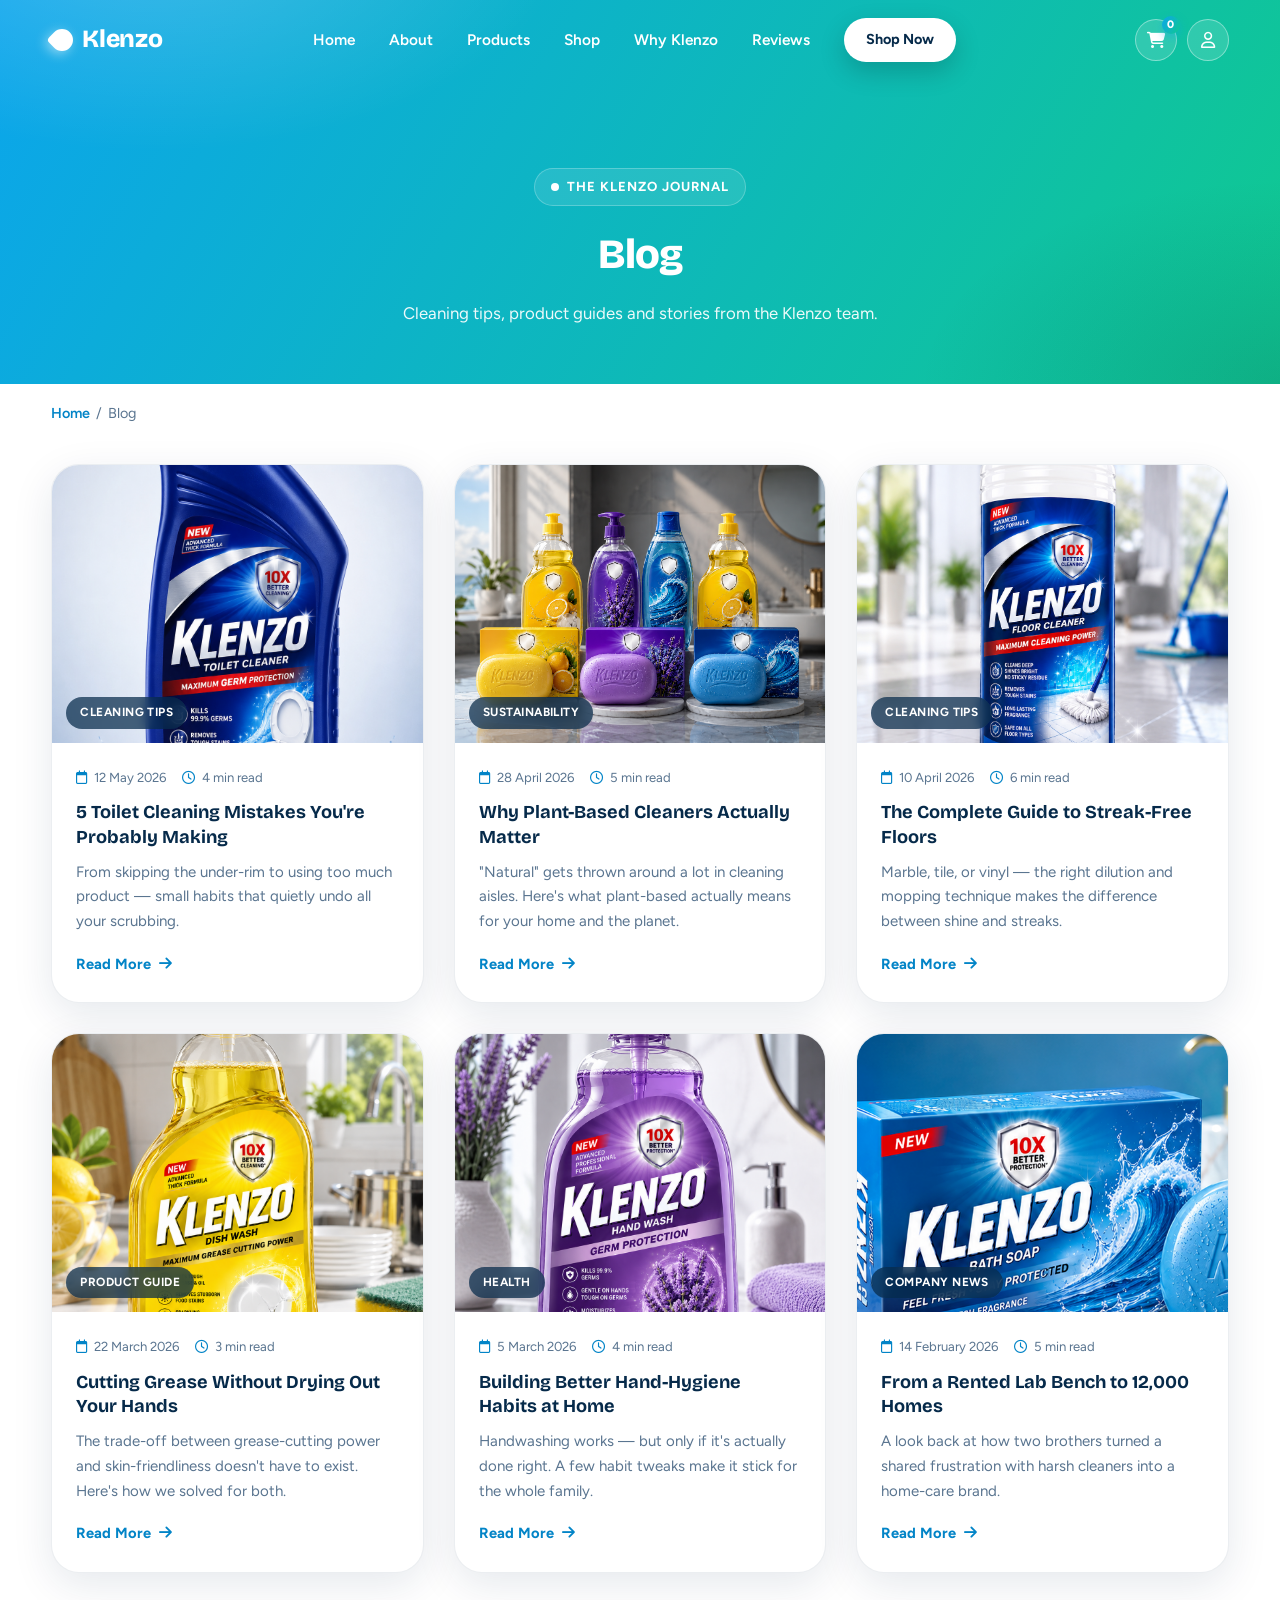
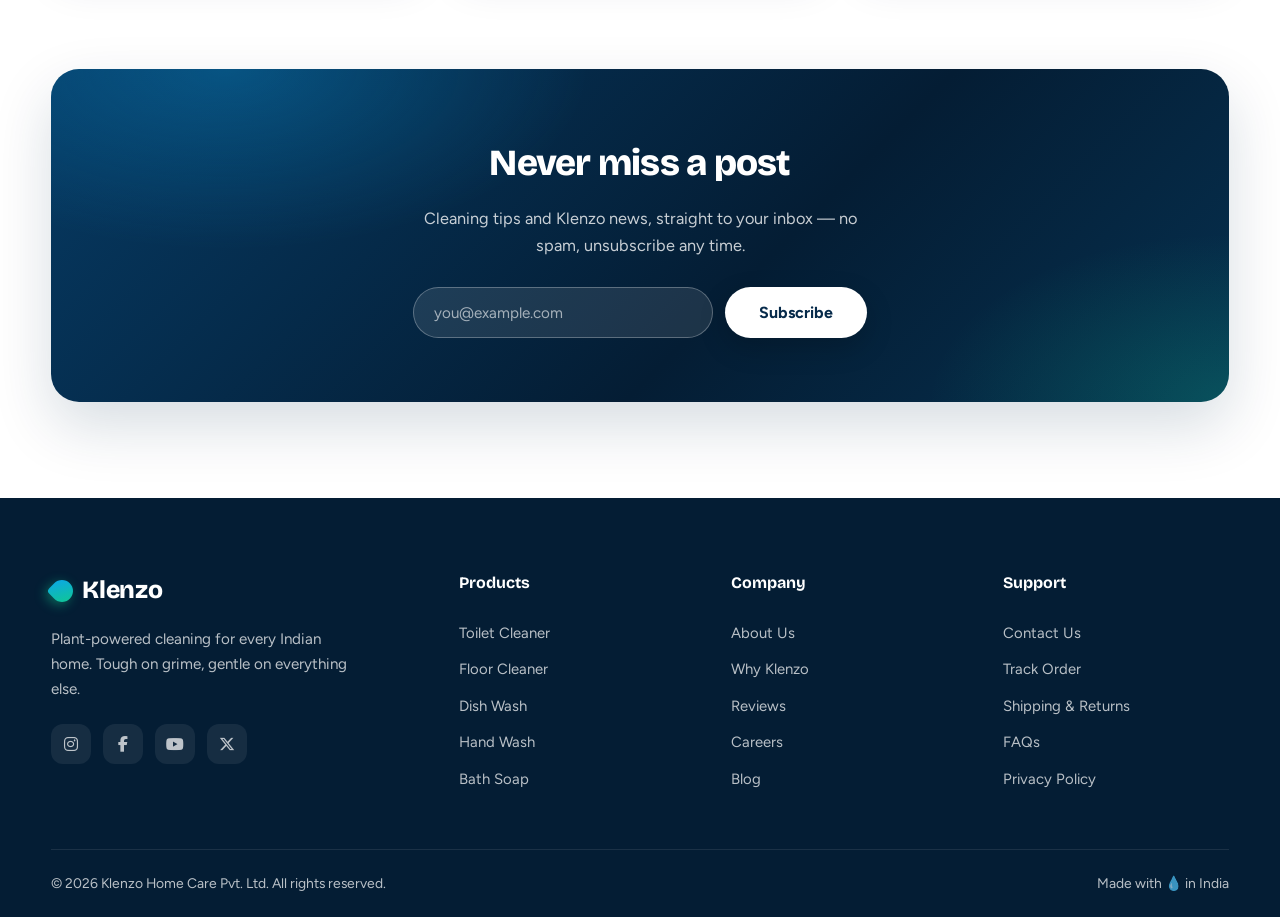
<file: blog.html>
<!DOCTYPE html>
<html lang="en">
<head>
  <meta charset="UTF-8" />
  <meta name="viewport" content="width=device-width, initial-scale=1.0" />
  <title>Blog — Klenzo</title>
  <meta name="description" content="Cleaning tips, product guides and stories from the Klenzo team." />
  <link rel="preconnect" href="https://fonts.googleapis.com" />
  <link rel="preconnect" href="https://fonts.gstatic.com" crossorigin />
  <link href="https://fonts.googleapis.com/css2?family=Bricolage+Grotesque:opsz,wght@12..96,400;12..96,600;12..96,700;12..96,800&family=Figtree:wght@400;500;600;700&display=swap" rel="stylesheet" />
  <link rel="stylesheet" href="https://cdnjs.cloudflare.com/ajax/libs/font-awesome/6.5.2/css/all.min.css" />
  <link rel="stylesheet" href="assets/css/style.css" />
</head>
<body>

  <!-- ======= NAVBAR ======= -->
  <header class="navbar" id="navbar">
    <div class="container nav-inner">
      <a href="index.html" class="logo">
        <span class="logo-drop" aria-hidden="true"></span>
        Klenzo
      </a>

      <nav class="nav-links" id="navLinks" aria-label="Main navigation">
        <a href="index.html" class="nav-link">Home</a>
        <a href="about.html" class="nav-link">About</a>
        <a href="index.html#products" class="nav-link">Products</a>
        <a href="shop.html" class="nav-link">Shop</a>
        <a href="index.html#why" class="nav-link">Why Klenzo</a>
        <a href="index.html#reviews" class="nav-link">Reviews</a>
        <a href="shop.html" class="btn btn-primary btn-sm nav-cta">Shop Now</a>
      </nav>

      <div class="nav-icons">
        <button class="nav-icon-btn" id="cartIconBtn" aria-label="View cart">
          <i class="fa-solid fa-cart-shopping"></i>
          <span class="cart-badge">0</span>
        </button>
        <button class="nav-icon-btn" id="accountIconBtn" aria-label="My account">
          <i class="fa-regular fa-user"></i>
        </button>
      </div>

      <button class="menu-toggle" id="menuToggle" aria-label="Open menu" aria-expanded="false">
        <span></span><span></span><span></span>
      </button>
    </div>
  </header>

  <main class="page-spacer">

    <!-- ======= BLOG BANNER ======= -->
    <section class="shop-banner">
      <div class="container">
        <div class="shop-banner-box">
          <span class="eyebrow eyebrow-light"><span class="eyebrow-dot"></span> The Klenzo Journal</span>
          <h1>Blog</h1>
          <p>Cleaning tips, product guides and stories from the Klenzo team.</p>
        </div>
      </div>
    </section>

    <div class="container breadcrumb">
      <a href="index.html">Home</a><span>/</span>Blog
    </div>

    <!-- ======= BLOG GRID ======= -->
    <section class="section" style="padding-top: 20px;">
      <div class="container">
        <div class="blog-grid" id="blogGrid">
          <article class="blog-card reveal delay-1">
            <a href="blog-post.html" class="blog-card-media">
              <img src="assets/img/toilet-cleaner.png" alt="5 Toilet Cleaning Mistakes You're Probably Making" loading="lazy" />
              <span class="blog-category">Cleaning Tips</span>
            </a>
            <div class="blog-card-body">
              <div class="blog-meta">
                <span><i class="fa-regular fa-calendar"></i> 12 May 2026</span>
                <span><i class="fa-regular fa-clock"></i> 4 min read</span>
              </div>
              <h3><a href="blog-post.html">5 Toilet Cleaning Mistakes You're Probably Making</a></h3>
              <p>From skipping the under-rim to using too much product — small habits that quietly undo all your scrubbing.</p>
              <a href="blog-post.html" class="blog-read-more">
                Read More <i class="fa-solid fa-arrow-right"></i>
              </a>
            </div>
          </article>

          <article class="blog-card reveal delay-2">
            <a href="blog-post.html" class="blog-card-media">
              <img src="assets/img/about.png" alt="Why Plant-Based Cleaners Actually Matter" loading="lazy" />
              <span class="blog-category">Sustainability</span>
            </a>
            <div class="blog-card-body">
              <div class="blog-meta">
                <span><i class="fa-regular fa-calendar"></i> 28 April 2026</span>
                <span><i class="fa-regular fa-clock"></i> 5 min read</span>
              </div>
              <h3><a href="blog-post.html">Why Plant-Based Cleaners Actually Matter</a></h3>
              <p>"Natural" gets thrown around a lot in cleaning aisles. Here's what plant-based actually means for your home and the planet.</p>
              <a href="blog-post.html" class="blog-read-more">
                Read More <i class="fa-solid fa-arrow-right"></i>
              </a>
            </div>
          </article>

          <article class="blog-card reveal delay-3">
            <a href="blog-post.html" class="blog-card-media">
              <img src="assets/img/floor-cleaner.png" alt="The Complete Guide to Streak-Free Floors" loading="lazy" />
              <span class="blog-category">Cleaning Tips</span>
            </a>
            <div class="blog-card-body">
              <div class="blog-meta">
                <span><i class="fa-regular fa-calendar"></i> 10 April 2026</span>
                <span><i class="fa-regular fa-clock"></i> 6 min read</span>
              </div>
              <h3><a href="blog-post.html">The Complete Guide to Streak-Free Floors</a></h3>
              <p>Marble, tile, or vinyl — the right dilution and mopping technique makes the difference between shine and streaks.</p>
              <a href="blog-post.html" class="blog-read-more">
                Read More <i class="fa-solid fa-arrow-right"></i>
              </a>
            </div>
          </article>

          <article class="blog-card reveal delay-4">
            <a href="blog-post.html" class="blog-card-media">
              <img src="assets/img/dish-wash.png" alt="Cutting Grease Without Drying Out Your Hands" loading="lazy" />
              <span class="blog-category">Product Guide</span>
            </a>
            <div class="blog-card-body">
              <div class="blog-meta">
                <span><i class="fa-regular fa-calendar"></i> 22 March 2026</span>
                <span><i class="fa-regular fa-clock"></i> 3 min read</span>
              </div>
              <h3><a href="blog-post.html">Cutting Grease Without Drying Out Your Hands</a></h3>
              <p>The trade-off between grease-cutting power and skin-friendliness doesn't have to exist. Here's how we solved for both.</p>
              <a href="blog-post.html" class="blog-read-more">
                Read More <i class="fa-solid fa-arrow-right"></i>
              </a>
            </div>
          </article>

          <article class="blog-card reveal delay-1">
            <a href="blog-post.html" class="blog-card-media">
              <img src="assets/img/hand-wash2.png" alt="Building Better Hand-Hygiene Habits at Home" loading="lazy" />
              <span class="blog-category">Health</span>
            </a>
            <div class="blog-card-body">
              <div class="blog-meta">
                <span><i class="fa-regular fa-calendar"></i> 5 March 2026</span>
                <span><i class="fa-regular fa-clock"></i> 4 min read</span>
              </div>
              <h3><a href="blog-post.html">Building Better Hand-Hygiene Habits at Home</a></h3>
              <p>Handwashing works — but only if it's actually done right. A few habit tweaks make it stick for the whole family.</p>
              <a href="blog-post.html" class="blog-read-more">
                Read More <i class="fa-solid fa-arrow-right"></i>
              </a>
            </div>
          </article>

          <article class="blog-card reveal delay-2">
            <a href="blog-post.html" class="blog-card-media">
              <img src="assets/img/bath-soap-ocean-tight.png" alt="From a Rented Lab Bench to 12,000 Homes" loading="lazy" />
              <span class="blog-category">Company News</span>
            </a>
            <div class="blog-card-body">
              <div class="blog-meta">
                <span><i class="fa-regular fa-calendar"></i> 14 February 2026</span>
                <span><i class="fa-regular fa-clock"></i> 5 min read</span>
              </div>
              <h3><a href="blog-post.html">From a Rented Lab Bench to 12,000 Homes</a></h3>
              <p>A look back at how two brothers turned a shared frustration with harsh cleaners into a home-care brand.</p>
              <a href="blog-post.html" class="blog-read-more">
                Read More <i class="fa-solid fa-arrow-right"></i>
              </a>
            </div>
          </article>
        </div>
      </div>
    </section>

    <!-- ======= NEWSLETTER CTA ======= -->
    <section class="section" style="padding-top: 0;">
      <div class="container">
        <div class="promo-banner reveal">
          <h2>Never miss a post</h2>
          <p>Cleaning tips and Klenzo news, straight to your inbox — no spam, unsubscribe any time.</p>
          <form class="newsletter-form" id="newsletterForm">
            <input type="email" placeholder="you@example.com" required aria-label="Email address" />
            <button type="submit" class="btn btn-white btn-lg">Subscribe</button>
          </form>
        </div>
      </div>
    </section>

  </main>

  <!-- ======= FOOTER ======= -->
  <footer class="footer">
    <div class="container footer-grid">
      <div class="footer-brand">
        <a href="index.html" class="logo logo-light">
          <span class="logo-drop" aria-hidden="true"></span>
          Klenzo
        </a>
        <p>Plant-powered cleaning for every Indian home. Tough on grime, gentle on everything else.</p>
        <div class="socials">
          <a href="#" aria-label="Instagram"><i class="fa-brands fa-instagram"></i></a>
          <a href="#" aria-label="Facebook"><i class="fa-brands fa-facebook-f"></i></a>
          <a href="#" aria-label="YouTube"><i class="fa-brands fa-youtube"></i></a>
          <a href="#" aria-label="X (Twitter)"><i class="fa-brands fa-x-twitter"></i></a>
        </div>
      </div>
      <div class="footer-col">
        <h4>Products</h4>
        <a href="shop.html">Toilet Cleaner</a>
        <a href="shop.html">Floor Cleaner</a>
        <a href="shop.html">Dish Wash</a>
        <a href="shop.html">Hand Wash</a>
        <a href="shop.html">Bath Soap</a>
      </div>
      <div class="footer-col">
        <h4>Company</h4>
        <a href="about.html">About Us</a>
        <a href="index.html#why">Why Klenzo</a>
        <a href="index.html#reviews">Reviews</a>
        <a href="career.html">Careers</a>
        <a href="blog.html">Blog</a>
      </div>
      <div class="footer-col">
        <h4>Support</h4>
        <a href="contact.html">Contact Us</a>
        <a href="#">Track Order</a>
        <a href="#">Shipping &amp; Returns</a>
        <a href="#">FAQs</a>
        <a href="#">Privacy Policy</a>
      </div>
    </div>
    <div class="container footer-bottom">
      <p>© 2026 Klenzo Home Care Pvt. Ltd. All rights reserved.</p>
      <p>Made with 💧 in India</p>
    </div>
  </footer>

  <script src="assets/js/main.js"></script>
</body>
</html>
</file>
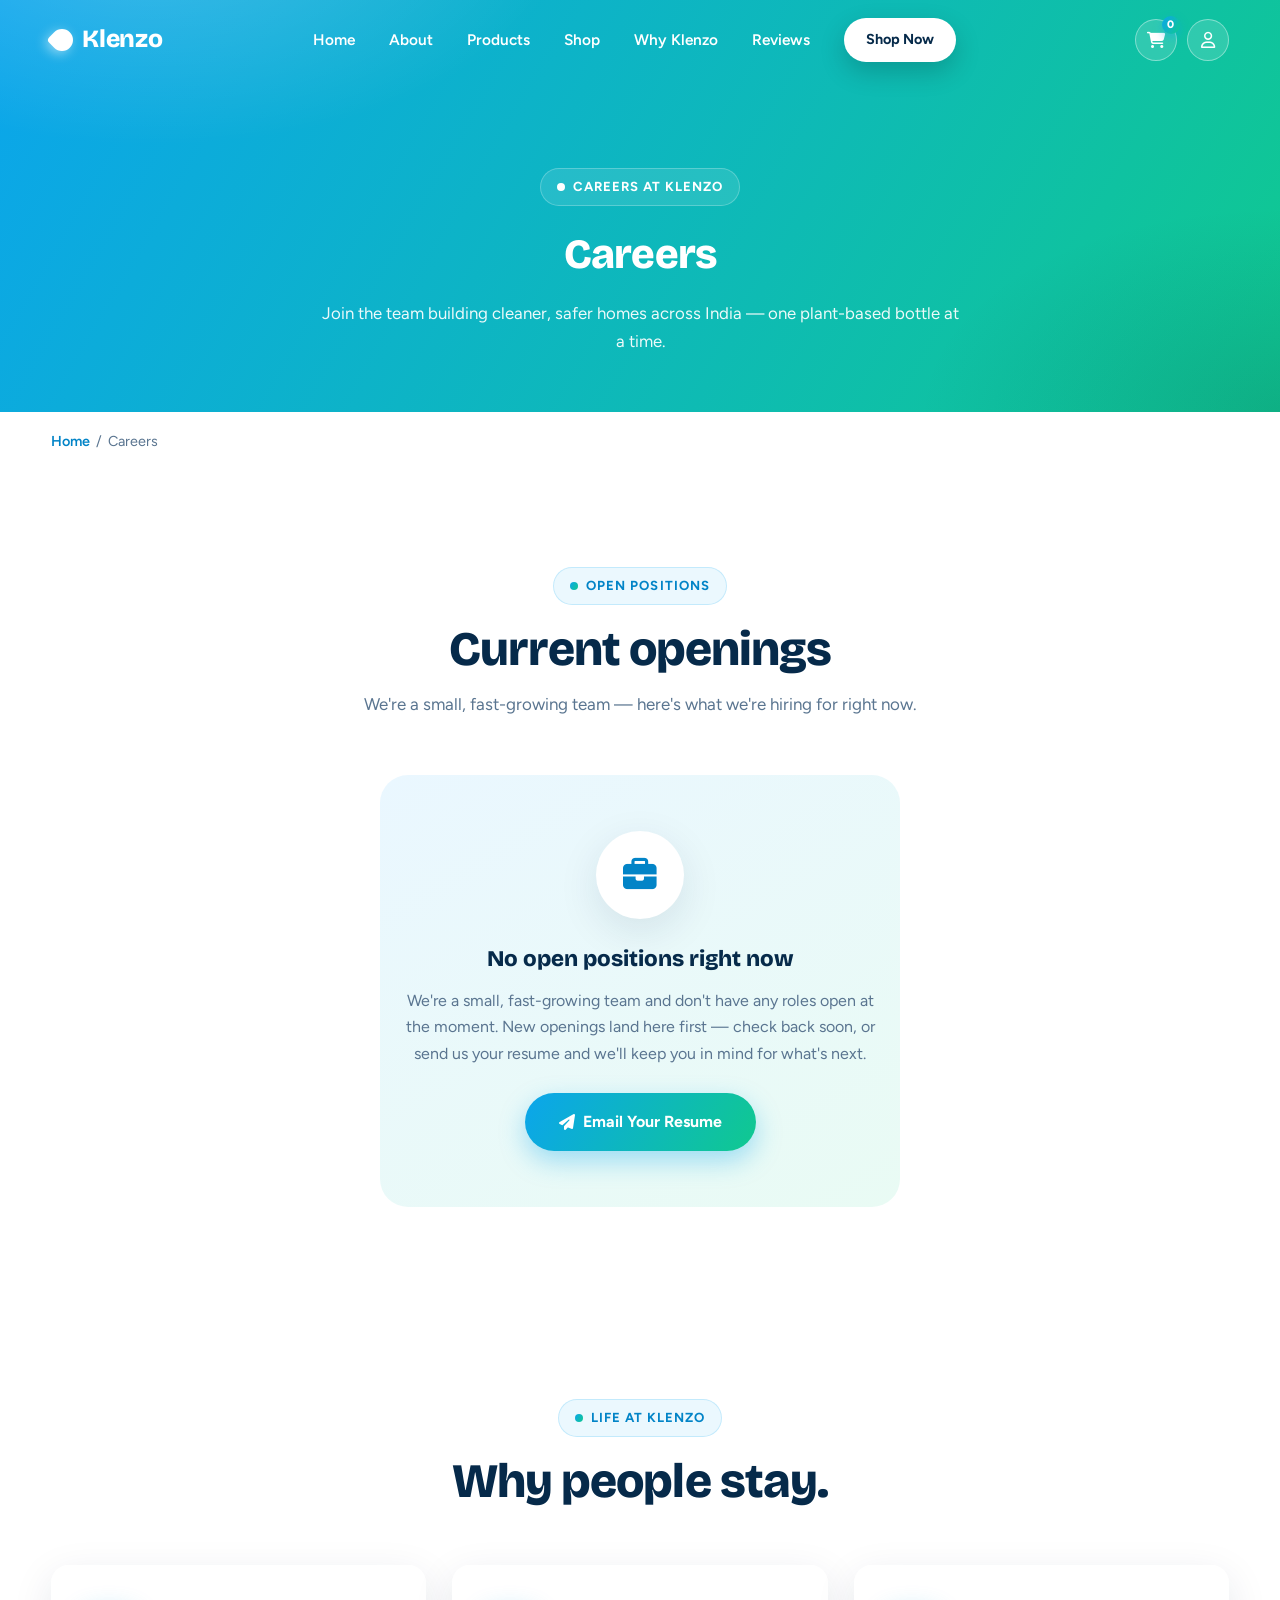
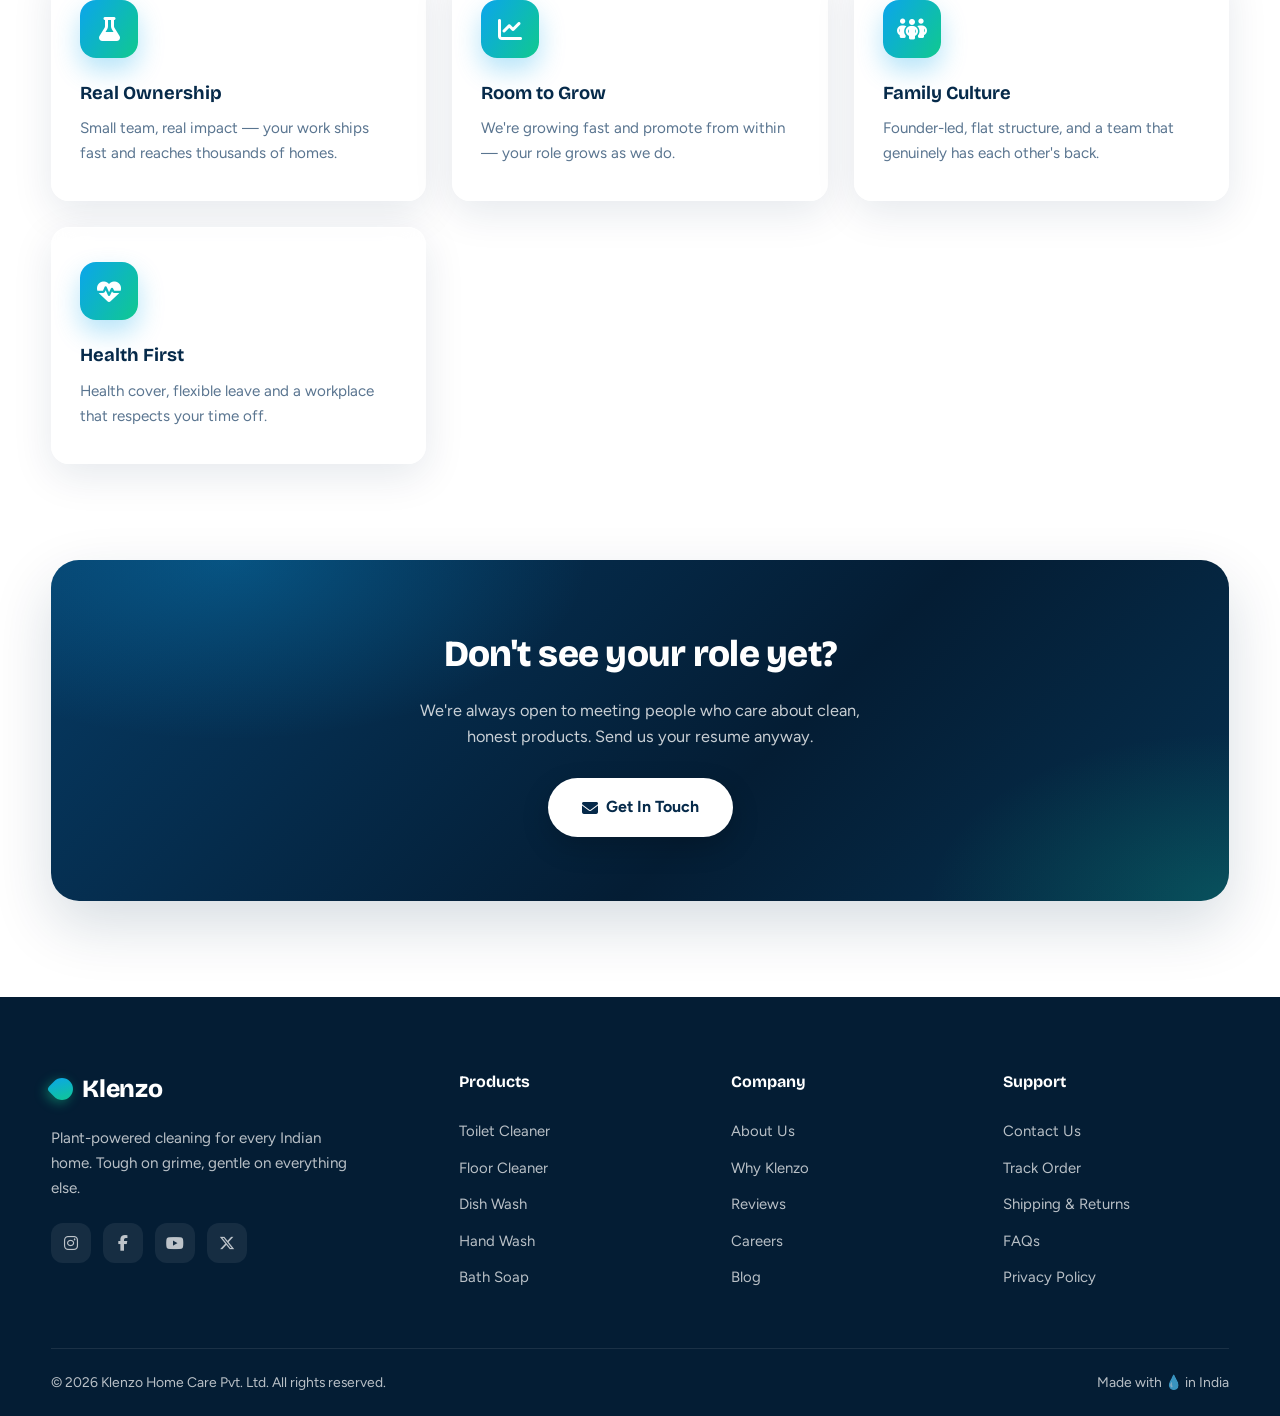
<file: career.html>
<!DOCTYPE html>
<html lang="en">
<head>
  <meta charset="UTF-8" />
  <meta name="viewport" content="width=device-width, initial-scale=1.0" />
  <title>Careers — Klenzo</title>
  <meta name="description" content="Join the Klenzo team building plant-based, family-safe cleaning products for every Indian home. See our current openings." />
  <link rel="preconnect" href="https://fonts.googleapis.com" />
  <link rel="preconnect" href="https://fonts.gstatic.com" crossorigin />
  <link href="https://fonts.googleapis.com/css2?family=Bricolage+Grotesque:opsz,wght@12..96,400;12..96,600;12..96,700;12..96,800&family=Figtree:wght@400;500;600;700&display=swap" rel="stylesheet" />
  <link rel="stylesheet" href="https://cdnjs.cloudflare.com/ajax/libs/font-awesome/6.5.2/css/all.min.css" />
  <link rel="stylesheet" href="assets/css/style.css" />
</head>
<body>

  <!-- ======= NAVBAR ======= -->
  <header class="navbar" id="navbar">
    <div class="container nav-inner">
      <a href="index.html" class="logo">
        <span class="logo-drop" aria-hidden="true"></span>
        Klenzo
      </a>

      <nav class="nav-links" id="navLinks" aria-label="Main navigation">
        <a href="index.html" class="nav-link">Home</a>
        <a href="about.html" class="nav-link">About</a>
        <a href="index.html#products" class="nav-link">Products</a>
        <a href="shop.html" class="nav-link">Shop</a>
        <a href="index.html#why" class="nav-link">Why Klenzo</a>
        <a href="index.html#reviews" class="nav-link">Reviews</a>
        <a href="shop.html" class="btn btn-primary btn-sm nav-cta">Shop Now</a>
      </nav>

      <div class="nav-icons">
        <button class="nav-icon-btn" id="cartIconBtn" aria-label="View cart">
          <i class="fa-solid fa-cart-shopping"></i>
          <span class="cart-badge">0</span>
        </button>
        <button class="nav-icon-btn" id="accountIconBtn" aria-label="My account">
          <i class="fa-regular fa-user"></i>
        </button>
      </div>

      <button class="menu-toggle" id="menuToggle" aria-label="Open menu" aria-expanded="false">
        <span></span><span></span><span></span>
      </button>
    </div>
  </header>

  <main class="page-spacer">

    <!-- ======= CAREER BANNER ======= -->
    <section class="shop-banner">
      <div class="container">
        <div class="shop-banner-box">
          <span class="eyebrow eyebrow-light"><span class="eyebrow-dot"></span> Careers at Klenzo</span>
          <h1>Careers</h1>
          <p>Join the team building cleaner, safer homes across India — one plant-based bottle at a time.</p>
        </div>
      </div>
    </section>

    <div class="container breadcrumb">
      <a href="index.html">Home</a><span>/</span>Careers
    </div>

    <!-- ======= OPEN POSITIONS ======= -->
    <section class="section" id="openings">
      <div class="container">
        <div class="section-head">
          <span class="eyebrow reveal"><span class="eyebrow-dot"></span> Open Positions</span>
          <h2 class="section-title reveal delay-1">Current openings</h2>
          <p class="section-sub reveal delay-2">We're a small, fast-growing team — here's what we're hiring for right now.</p>
        </div>

        <div class="job-list" id="jobList">
          <!-- Populated by assets/js/main.js -->
        </div>
      </div>
    </section>

    <!-- ======= WHY WORK HERE ======= -->
    <section class="section why-work">
      <div class="container">
        <div class="section-head">
          <span class="eyebrow reveal"><span class="eyebrow-dot"></span> Life at Klenzo</span>
          <h2 class="section-title reveal delay-1">Why people stay.</h2>
        </div>
        <div class="why-grid">
          <div class="why-card glass reveal">
            <div class="why-icon"><i class="fa-solid fa-flask"></i></div>
            <h3>Real Ownership</h3>
            <p>Small team, real impact — your work ships fast and reaches thousands of homes.</p>
          </div>
          <div class="why-card glass reveal delay-1">
            <div class="why-icon"><i class="fa-solid fa-chart-line"></i></div>
            <h3>Room to Grow</h3>
            <p>We're growing fast and promote from within — your role grows as we do.</p>
          </div>
          <div class="why-card glass reveal delay-2">
            <div class="why-icon"><i class="fa-solid fa-people-group"></i></div>
            <h3>Family Culture</h3>
            <p>Founder-led, flat structure, and a team that genuinely has each other's back.</p>
          </div>
          <div class="why-card glass reveal delay-3">
            <div class="why-icon"><i class="fa-solid fa-heart-pulse"></i></div>
            <h3>Health First</h3>
            <p>Health cover, flexible leave and a workplace that respects your time off.</p>
          </div>
        </div>
      </div>
    </section>

    <!-- ======= CTA ======= -->
    <section class="section" style="padding-top: 0;">
      <div class="container">
        <div class="promo-banner reveal">
          <h2>Don't see your role yet?</h2>
          <p>We're always open to meeting people who care about clean, honest products. Send us your resume anyway.</p>
          <a href="mailto:careers@klenzo.in" class="btn btn-white btn-lg"><i class="fa-solid fa-envelope"></i> Get In Touch</a>
        </div>
      </div>
    </section>

  </main>

  <!-- ======= FOOTER ======= -->
  <footer class="footer">
    <div class="container footer-grid">
      <div class="footer-brand">
        <a href="index.html" class="logo logo-light">
          <span class="logo-drop" aria-hidden="true"></span>
          Klenzo
        </a>
        <p>Plant-powered cleaning for every Indian home. Tough on grime, gentle on everything else.</p>
        <div class="socials">
          <a href="#" aria-label="Instagram"><i class="fa-brands fa-instagram"></i></a>
          <a href="#" aria-label="Facebook"><i class="fa-brands fa-facebook-f"></i></a>
          <a href="#" aria-label="YouTube"><i class="fa-brands fa-youtube"></i></a>
          <a href="#" aria-label="X (Twitter)"><i class="fa-brands fa-x-twitter"></i></a>
        </div>
      </div>
      <div class="footer-col">
        <h4>Products</h4>
        <a href="shop.html">Toilet Cleaner</a>
        <a href="shop.html">Floor Cleaner</a>
        <a href="shop.html">Dish Wash</a>
        <a href="shop.html">Hand Wash</a>
        <a href="shop.html">Bath Soap</a>
      </div>
      <div class="footer-col">
        <h4>Company</h4>
        <a href="about.html">About Us</a>
        <a href="index.html#why">Why Klenzo</a>
        <a href="index.html#reviews">Reviews</a>
        <a href="career.html">Careers</a>
        <a href="blog.html">Blog</a>
      </div>
      <div class="footer-col">
        <h4>Support</h4>
        <a href="contact.html">Contact Us</a>
        <a href="#">Track Order</a>
        <a href="#">Shipping &amp; Returns</a>
        <a href="#">FAQs</a>
        <a href="#">Privacy Policy</a>
      </div>
    </div>
    <div class="container footer-bottom">
      <p>© 2026 Klenzo Home Care Pvt. Ltd. All rights reserved.</p>
      <p>Made with 💧 in India</p>
    </div>
  </footer>

  <script src="assets/js/main.js"></script>
</body>
</html>
</file>
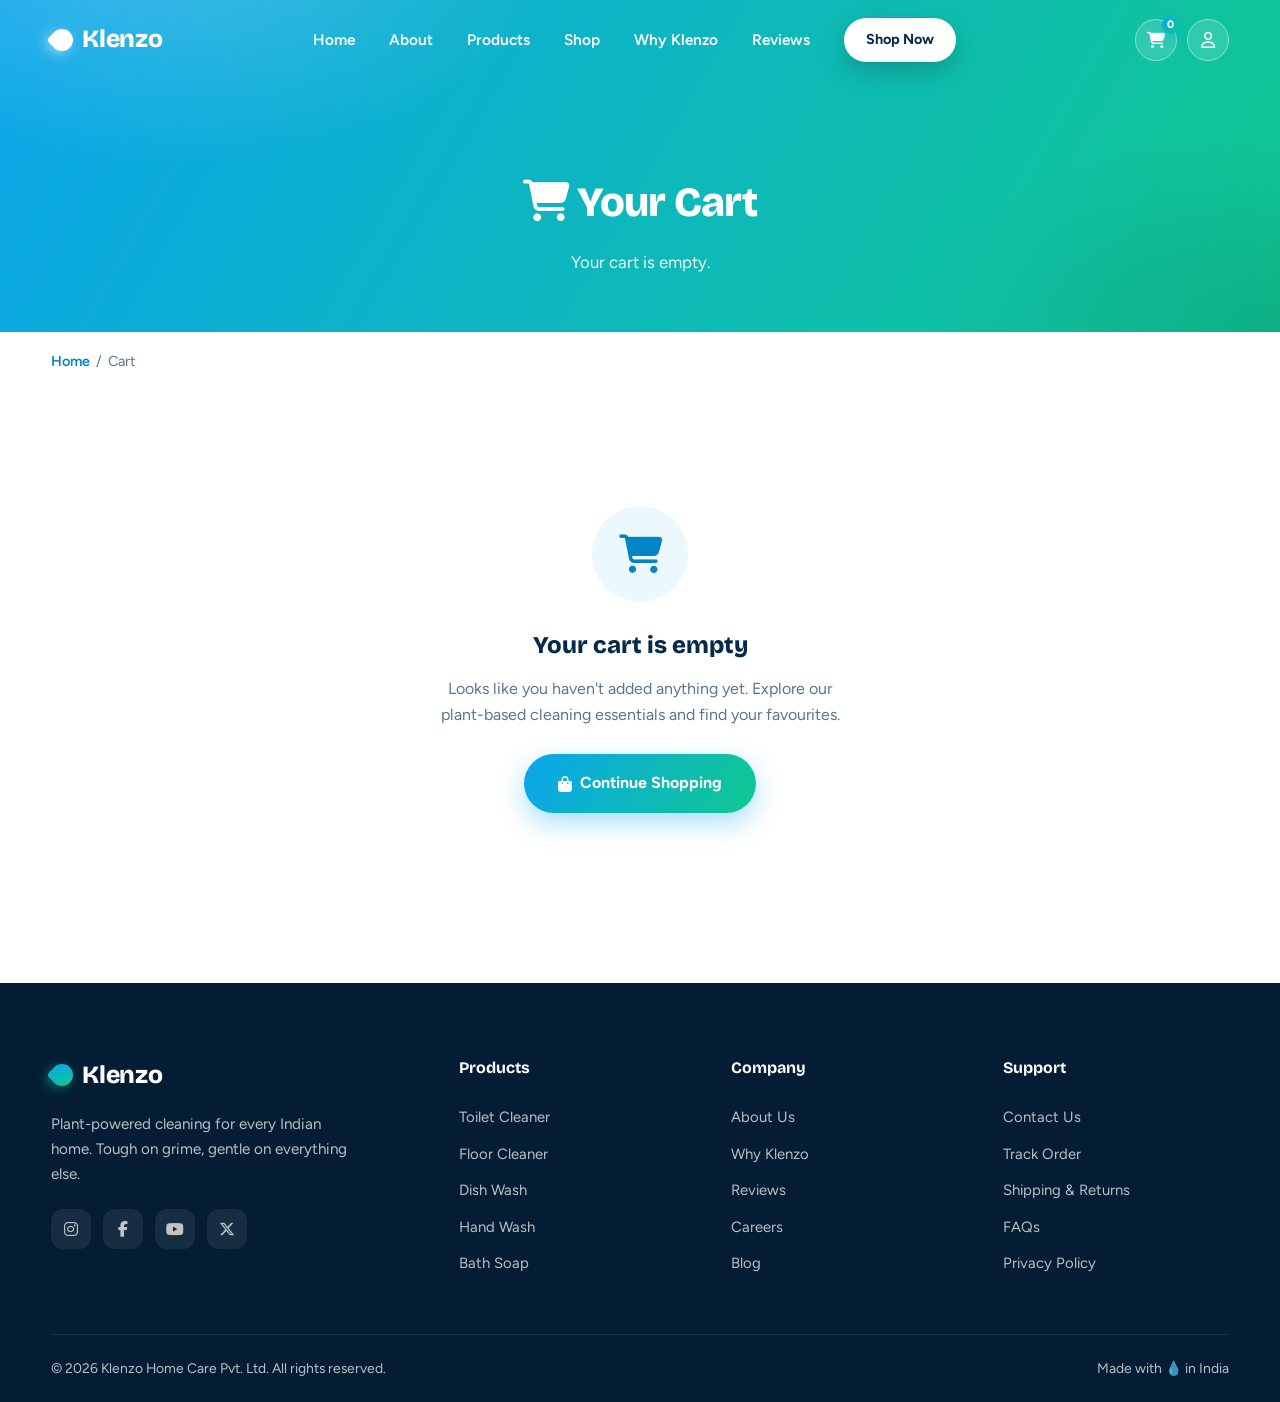
<file: cart.html>
<!DOCTYPE html>
<html lang="en">
<head>
  <meta charset="UTF-8" />
  <meta name="viewport" content="width=device-width, initial-scale=1.0" />
  <title>Your Cart — Klenzo</title>
  <meta name="description" content="Review the items in your Klenzo cart, update quantities, and check out." />
  <link rel="preconnect" href="https://fonts.googleapis.com" />
  <link rel="preconnect" href="https://fonts.gstatic.com" crossorigin />
  <link href="https://fonts.googleapis.com/css2?family=Bricolage+Grotesque:opsz,wght@12..96,400;12..96,600;12..96,700;12..96,800&family=Figtree:wght@400;500;600;700&display=swap" rel="stylesheet" />
  <link rel="stylesheet" href="https://cdnjs.cloudflare.com/ajax/libs/font-awesome/6.5.2/css/all.min.css" />
  <link rel="stylesheet" href="assets/css/style.css" />
</head>
<body>

  <!-- ======= NAVBAR ======= -->
  <header class="navbar" id="navbar">
    <div class="container nav-inner">
      <a href="index.html" class="logo">
        <span class="logo-drop" aria-hidden="true"></span>
        Klenzo
      </a>

      <nav class="nav-links" id="navLinks" aria-label="Main navigation">
        <a href="index.html" class="nav-link">Home</a>
        <a href="about.html" class="nav-link">About</a>
        <a href="index.html#products" class="nav-link">Products</a>
        <a href="shop.html" class="nav-link">Shop</a>
        <a href="index.html#why" class="nav-link">Why Klenzo</a>
        <a href="index.html#reviews" class="nav-link">Reviews</a>
        <a href="shop.html" class="btn btn-primary btn-sm nav-cta">Shop Now</a>
      </nav>

      <div class="nav-icons">
        <button class="nav-icon-btn" id="cartIconBtn" aria-label="View cart">
          <i class="fa-solid fa-cart-shopping"></i>
          <span class="cart-badge">0</span>
        </button>
        <button class="nav-icon-btn" id="accountIconBtn" aria-label="My account">
          <i class="fa-regular fa-user"></i>
        </button>
      </div>

      <button class="menu-toggle" id="menuToggle" aria-label="Open menu" aria-expanded="false">
        <span></span><span></span><span></span>
      </button>
    </div>
  </header>

  <main class="page-spacer">

    <!-- ======= CART BANNER ======= -->
    <section class="cart-banner">
      <div class="container cart-banner-box">
        <h1><i class="fa-solid fa-cart-shopping"></i> Your Cart</h1>
        <p id="cartSubtitle">Review your items before checkout.</p>
      </div>
    </section>

    <div class="container breadcrumb">
      <a href="index.html">Home</a><span>/</span>Cart
    </div>

    <section class="cart-page">
      <div class="container" id="cartContainer">
        <!-- Populated by assets/js/main.js: either .cart-layout or .cart-empty -->
      </div>
    </section>
  </main>

  <!-- ======= FOOTER ======= -->
  <footer class="footer">
    <div class="container footer-grid">
      <div class="footer-brand">
        <a href="index.html" class="logo logo-light">
          <span class="logo-drop" aria-hidden="true"></span>
          Klenzo
        </a>
        <p>Plant-powered cleaning for every Indian home. Tough on grime, gentle on everything else.</p>
        <div class="socials">
          <a href="#" aria-label="Instagram"><i class="fa-brands fa-instagram"></i></a>
          <a href="#" aria-label="Facebook"><i class="fa-brands fa-facebook-f"></i></a>
          <a href="#" aria-label="YouTube"><i class="fa-brands fa-youtube"></i></a>
          <a href="#" aria-label="X (Twitter)"><i class="fa-brands fa-x-twitter"></i></a>
        </div>
      </div>
      <div class="footer-col">
        <h4>Products</h4>
        <a href="shop.html">Toilet Cleaner</a>
        <a href="shop.html">Floor Cleaner</a>
        <a href="shop.html">Dish Wash</a>
        <a href="shop.html">Hand Wash</a>
        <a href="shop.html">Bath Soap</a>
      </div>
      <div class="footer-col">
        <h4>Company</h4>
        <a href="about.html">About Us</a>
        <a href="index.html#why">Why Klenzo</a>
        <a href="index.html#reviews">Reviews</a>
        <a href="career.html">Careers</a>
        <a href="blog.html">Blog</a>
      </div>
      <div class="footer-col">
        <h4>Support</h4>
        <a href="contact.html">Contact Us</a>
        <a href="#">Track Order</a>
        <a href="#">Shipping &amp; Returns</a>
        <a href="#">FAQs</a>
        <a href="#">Privacy Policy</a>
      </div>
    </div>
    <div class="container footer-bottom">
      <p>© 2026 Klenzo Home Care Pvt. Ltd. All rights reserved.</p>
      <p>Made with 💧 in India</p>
    </div>
  </footer>

  <script src="assets/js/main.js"></script>
</body>
</html>
</file>
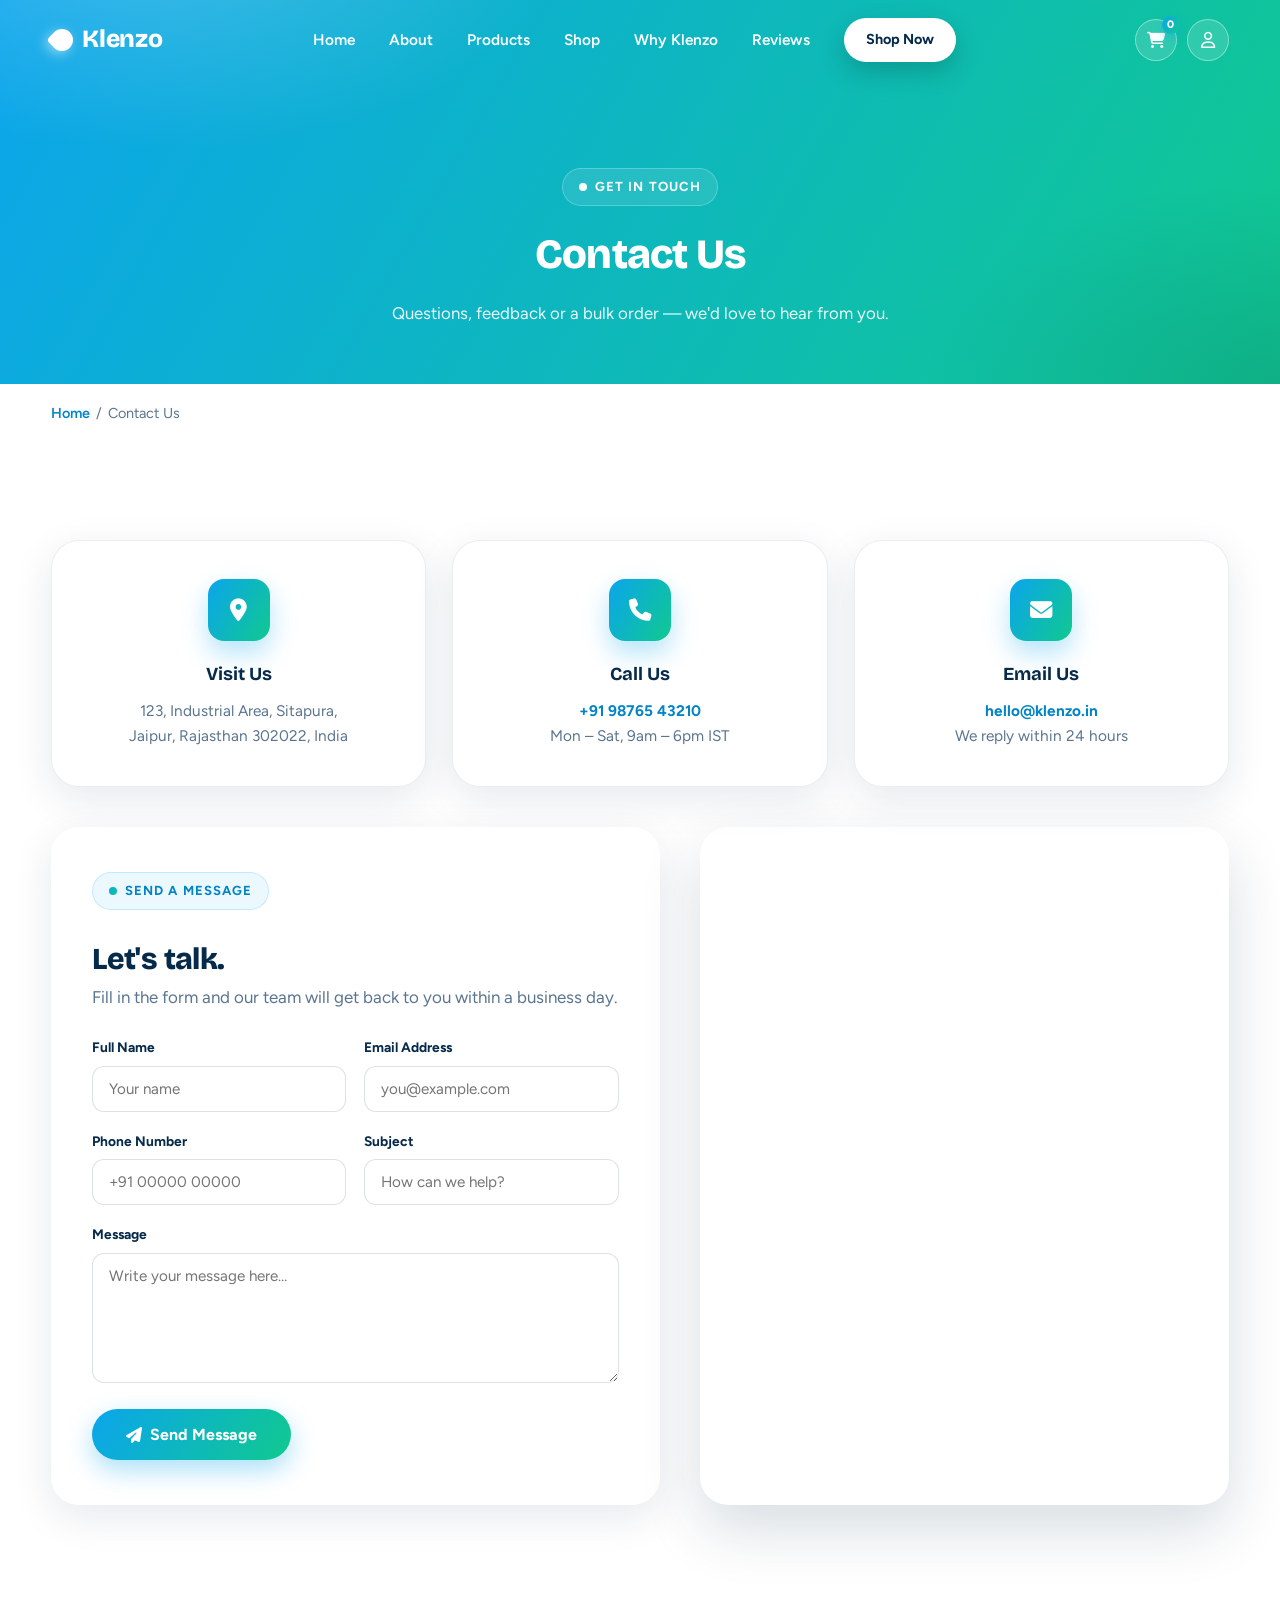
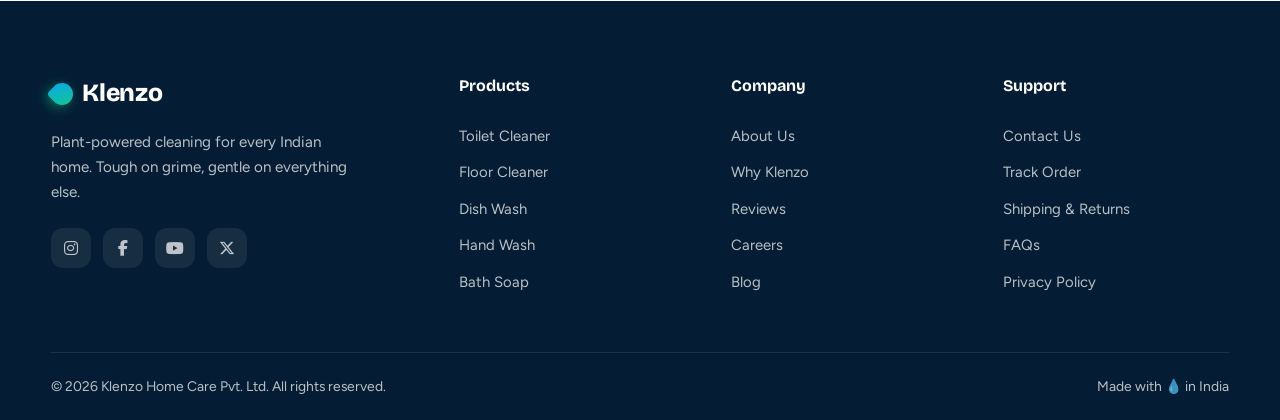
<file: contact.html>
<!DOCTYPE html>
<html lang="en">
<head>
  <meta charset="UTF-8" />
  <meta name="viewport" content="width=device-width, initial-scale=1.0" />
  <title>Contact Us — Klenzo</title>
  <meta name="description" content="Get in touch with Klenzo — our address, phone, email and a contact form for questions, feedback or bulk orders." />
  <link rel="preconnect" href="https://fonts.googleapis.com" />
  <link rel="preconnect" href="https://fonts.gstatic.com" crossorigin />
  <link href="https://fonts.googleapis.com/css2?family=Bricolage+Grotesque:opsz,wght@12..96,400;12..96,600;12..96,700;12..96,800&family=Figtree:wght@400;500;600;700&display=swap" rel="stylesheet" />
  <link rel="stylesheet" href="https://cdnjs.cloudflare.com/ajax/libs/font-awesome/6.5.2/css/all.min.css" />
  <link rel="stylesheet" href="assets/css/style.css" />
</head>
<body>

  <!-- ======= NAVBAR ======= -->
  <header class="navbar" id="navbar">
    <div class="container nav-inner">
      <a href="index.html" class="logo">
        <span class="logo-drop" aria-hidden="true"></span>
        Klenzo
      </a>

      <nav class="nav-links" id="navLinks" aria-label="Main navigation">
        <a href="index.html" class="nav-link">Home</a>
        <a href="about.html" class="nav-link">About</a>
        <a href="index.html#products" class="nav-link">Products</a>
        <a href="shop.html" class="nav-link">Shop</a>
        <a href="index.html#why" class="nav-link">Why Klenzo</a>
        <a href="index.html#reviews" class="nav-link">Reviews</a>
        <a href="shop.html" class="btn btn-primary btn-sm nav-cta">Shop Now</a>
      </nav>

      <div class="nav-icons">
        <button class="nav-icon-btn" id="cartIconBtn" aria-label="View cart">
          <i class="fa-solid fa-cart-shopping"></i>
          <span class="cart-badge">0</span>
        </button>
        <button class="nav-icon-btn" id="accountIconBtn" aria-label="My account">
          <i class="fa-regular fa-user"></i>
        </button>
      </div>

      <button class="menu-toggle" id="menuToggle" aria-label="Open menu" aria-expanded="false">
        <span></span><span></span><span></span>
      </button>
    </div>
  </header>

  <main class="page-spacer">

    <!-- ======= CONTACT BANNER ======= -->
    <section class="shop-banner">
      <div class="container">
        <div class="shop-banner-box">
          <span class="eyebrow eyebrow-light"><span class="eyebrow-dot"></span> Get In Touch</span>
          <h1>Contact Us</h1>
          <p>Questions, feedback or a bulk order — we'd love to hear from you.</p>
        </div>
      </div>
    </section>

    <div class="container breadcrumb">
      <a href="index.html">Home</a><span>/</span>Contact Us
    </div>

    <!-- ======= CONTACT INFO ======= -->
    <section class="section" style="padding-bottom: 40px;">
      <div class="container contact-info-grid">
        <div class="contact-info-card reveal">
          <div class="contact-info-icon"><i class="fa-solid fa-location-dot"></i></div>
          <h3>Visit Us</h3>
          <p>123, Industrial Area, Sitapura,<br />Jaipur, Rajasthan 302022, India</p>
        </div>
        <div class="contact-info-card reveal delay-1">
          <div class="contact-info-icon"><i class="fa-solid fa-phone"></i></div>
          <h3>Call Us</h3>
          <p><a href="tel:+919876543210">+91 98765 43210</a><br />Mon – Sat, 9am – 6pm IST</p>
        </div>
        <div class="contact-info-card reveal delay-2">
          <div class="contact-info-icon"><i class="fa-solid fa-envelope"></i></div>
          <h3>Email Us</h3>
          <p><a href="mailto:hello@klenzo.in">hello@klenzo.in</a><br />We reply within 24 hours</p>
        </div>
      </div>
    </section>

    <!-- ======= FORM + MAP ======= -->
    <section class="section" style="padding-top: 0;">
      <div class="container contact-layout">
        <div class="contact-form-card glass reveal">
          <span class="eyebrow"><span class="eyebrow-dot"></span> Send a Message</span>
          <h2 class="section-title">Let's talk.</h2>
          <p class="section-sub">Fill in the form and our team will get back to you within a business day.</p>

          <form id="contactForm" class="contact-form" novalidate>
            <div class="form-row">
              <div class="form-group">
                <label for="ctName">Full Name</label>
                <input type="text" id="ctName" name="name" placeholder="Your name" required />
              </div>
              <div class="form-group">
                <label for="ctEmail">Email Address</label>
                <input type="email" id="ctEmail" name="email" placeholder="you@example.com" required />
              </div>
            </div>
            <div class="form-row">
              <div class="form-group">
                <label for="ctPhone">Phone Number</label>
                <input type="tel" id="ctPhone" name="phone" placeholder="+91 00000 00000" />
              </div>
              <div class="form-group">
                <label for="ctSubject">Subject</label>
                <input type="text" id="ctSubject" name="subject" placeholder="How can we help?" required />
              </div>
            </div>
            <div class="form-group">
              <label for="ctMessage">Message</label>
              <textarea id="ctMessage" name="message" placeholder="Write your message here…" required></textarea>
            </div>
            <button type="submit" class="btn btn-primary btn-lg">
              <i class="fa-solid fa-paper-plane"></i> Send Message
            </button>
          </form>
        </div>

        <div class="contact-map reveal delay-2">
          <iframe
            title="Klenzo location map"
            src="https://www.google.com/maps?q=Sitapura+Industrial+Area,+Jaipur,+Rajasthan&output=embed"
            loading="lazy"
            referrerpolicy="no-referrer-when-downgrade"
          ></iframe>
        </div>
      </div>
    </section>

  </main>

  <!-- ======= FOOTER ======= -->
  <footer class="footer">
    <div class="container footer-grid">
      <div class="footer-brand">
        <a href="index.html" class="logo logo-light">
          <span class="logo-drop" aria-hidden="true"></span>
          Klenzo
        </a>
        <p>Plant-powered cleaning for every Indian home. Tough on grime, gentle on everything else.</p>
        <div class="socials">
          <a href="#" aria-label="Instagram"><i class="fa-brands fa-instagram"></i></a>
          <a href="#" aria-label="Facebook"><i class="fa-brands fa-facebook-f"></i></a>
          <a href="#" aria-label="YouTube"><i class="fa-brands fa-youtube"></i></a>
          <a href="#" aria-label="X (Twitter)"><i class="fa-brands fa-x-twitter"></i></a>
        </div>
      </div>
      <div class="footer-col">
        <h4>Products</h4>
        <a href="shop.html">Toilet Cleaner</a>
        <a href="shop.html">Floor Cleaner</a>
        <a href="shop.html">Dish Wash</a>
        <a href="shop.html">Hand Wash</a>
        <a href="shop.html">Bath Soap</a>
      </div>
      <div class="footer-col">
        <h4>Company</h4>
        <a href="about.html">About Us</a>
        <a href="index.html#why">Why Klenzo</a>
        <a href="index.html#reviews">Reviews</a>
        <a href="career.html">Careers</a>
        <a href="blog.html">Blog</a>
      </div>
      <div class="footer-col">
        <h4>Support</h4>
        <a href="contact.html">Contact Us</a>
        <a href="#">Track Order</a>
        <a href="#">Shipping &amp; Returns</a>
        <a href="#">FAQs</a>
        <a href="#">Privacy Policy</a>
      </div>
    </div>
    <div class="container footer-bottom">
      <p>© 2026 Klenzo Home Care Pvt. Ltd. All rights reserved.</p>
      <p>Made with 💧 in India</p>
    </div>
  </footer>

  <script src="assets/js/main.js"></script>
</body>
</html>
</file>
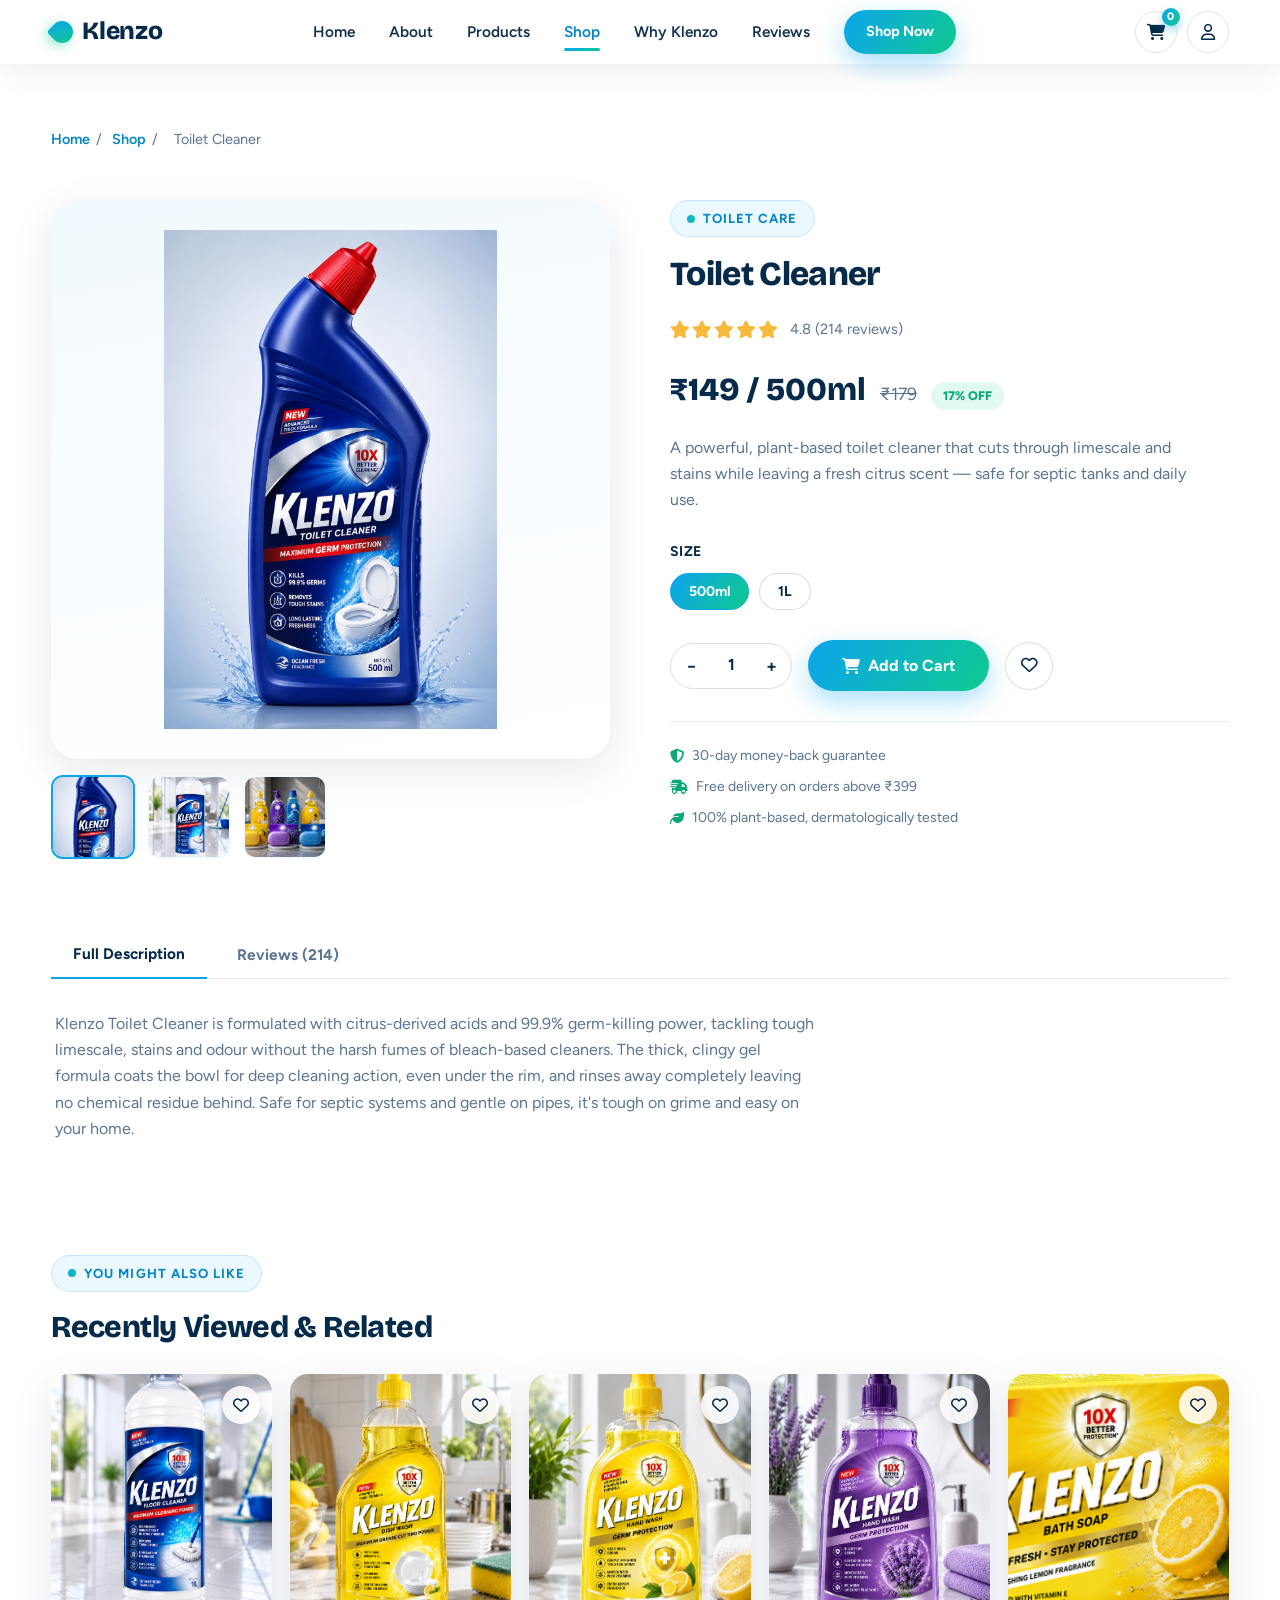
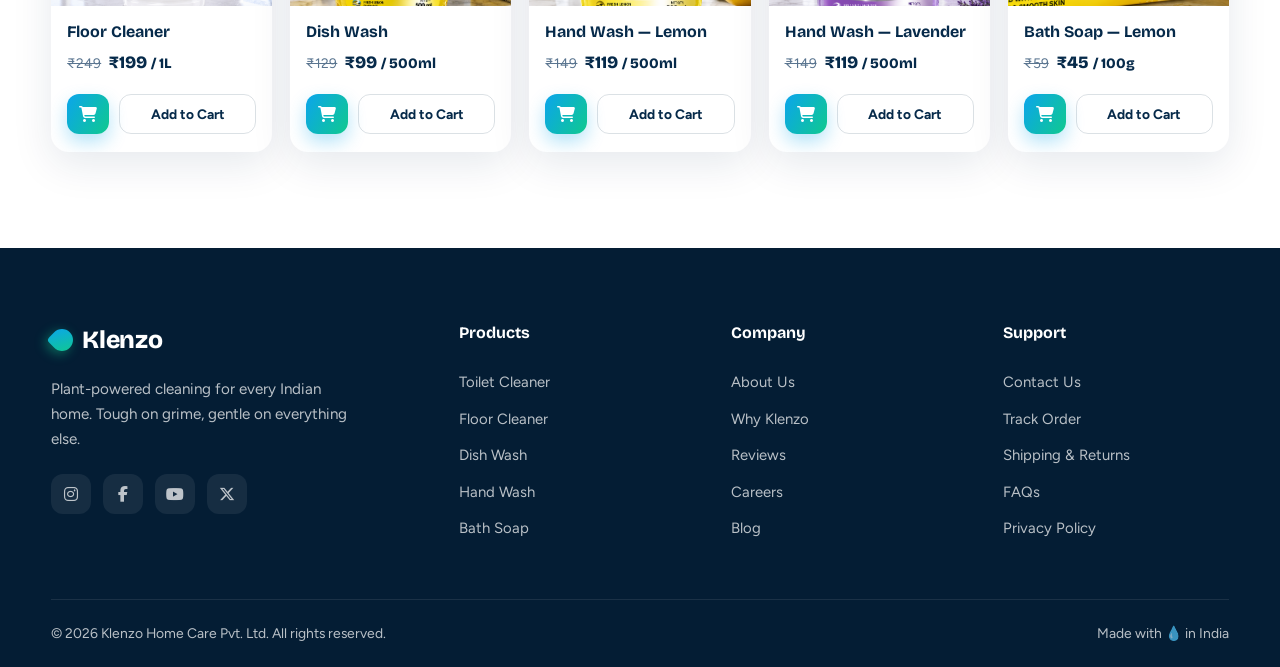
<file: product.html>
<!DOCTYPE html>
<html lang="en">
<head>
  <meta charset="UTF-8" />
  <meta name="viewport" content="width=device-width, initial-scale=1.0" />
  <title id="pageTitle">Product — Klenzo</title>
  <meta name="description" content="Klenzo product details — plant-based cleaning formulas for every Indian home." />
  <link rel="preconnect" href="https://fonts.googleapis.com" />
  <link rel="preconnect" href="https://fonts.gstatic.com" crossorigin />
  <link href="https://fonts.googleapis.com/css2?family=Bricolage+Grotesque:opsz,wght@12..96,400;12..96,600;12..96,700;12..96,800&family=Figtree:wght@400;500;600;700&display=swap" rel="stylesheet" />
  <link rel="stylesheet" href="https://cdnjs.cloudflare.com/ajax/libs/font-awesome/6.5.2/css/all.min.css" />
  <link rel="stylesheet" href="assets/css/style.css" />
</head>
<body>

  <!-- ======= NAVBAR ======= -->
  <header class="navbar scrolled" id="navbar" data-solid="true">
    <div class="container nav-inner">
      <a href="index.html" class="logo">
        <span class="logo-drop" aria-hidden="true"></span>
        Klenzo
      </a>

      <nav class="nav-links" id="navLinks" aria-label="Main navigation">
        <a href="index.html" class="nav-link">Home</a>
        <a href="about.html" class="nav-link">About</a>
        <a href="index.html#products" class="nav-link">Products</a>
        <a href="shop.html" class="nav-link active">Shop</a>
        <a href="index.html#why" class="nav-link">Why Klenzo</a>
        <a href="index.html#reviews" class="nav-link">Reviews</a>
        <a href="shop.html" class="btn btn-primary btn-sm nav-cta">Shop Now</a>
      </nav>

      <div class="nav-icons">
        <button class="nav-icon-btn" id="cartIconBtn" aria-label="View cart">
          <i class="fa-solid fa-cart-shopping"></i>
          <span class="cart-badge">0</span>
        </button>
        <button class="nav-icon-btn" id="accountIconBtn" aria-label="My account">
          <i class="fa-regular fa-user"></i>
        </button>
      </div>

      <button class="menu-toggle" id="menuToggle" aria-label="Open menu" aria-expanded="false">
        <span></span><span></span><span></span>
      </button>
    </div>
  </header>

  <main class="page-spacer">
    <div class="container breadcrumb">
      <a href="index.html">Home</a><span>/</span>
      <a href="shop.html">Shop</a><span>/</span>
      <span id="breadcrumbName">Product</span>
    </div>

    <section class="product-detail">
      <div class="container product-detail-grid">

        <!-- Gallery -->
        <div class="pd-gallery">
          <div class="pd-gallery-main">
            <img id="pdMainImg" src="" alt="" />
          </div>
          <div class="pd-thumbs" id="pdThumbs"></div>
        </div>

        <!-- Info -->
        <div class="pd-info">
          <span class="eyebrow"><span class="eyebrow-dot"></span> <span id="pdCategory">Category</span></span>
          <h1 class="pd-title" id="pdTitle">Product name</h1>

          <div class="pd-rating">
            <span class="stars" id="pdStars" aria-hidden="true"></span>
            <span id="pdRatingText"></span>
          </div>

          <div class="pd-price-row">
            <span class="pd-price-sale" id="pdPriceSale"></span>
            <span class="pd-price-regular" id="pdPriceRegular"></span>
            <span class="pd-price-off" id="pdPriceOff"></span>
          </div>

          <p class="pd-short-desc" id="pdShortDesc"></p>

          <div class="pd-variation">
            <h4 id="pdVariationLabel">Options</h4>
            <div class="pd-variation-options" id="pdVariationOptions"></div>
          </div>

          <div class="pd-purchase-row">
            <div class="qty-stepper">
              <button type="button" id="qtyMinus" aria-label="Decrease quantity">−</button>
              <span id="qtyValue">1</span>
              <button type="button" id="qtyPlus" aria-label="Increase quantity">+</button>
            </div>
            <button class="btn btn-primary btn-lg" id="pdAddCart"><i class="fa-solid fa-cart-shopping"></i> Add to Cart</button>
            <button class="pd-wish-btn" id="pdWishBtn" aria-label="Add to wishlist" aria-pressed="false"><i class="fa-regular fa-heart"></i></button>
          </div>

          <div class="pd-trust">
            <span><i class="fa-solid fa-shield-halved"></i> 30-day money-back guarantee</span>
            <span><i class="fa-solid fa-truck-fast"></i> Free delivery on orders above ₹399</span>
            <span><i class="fa-solid fa-leaf"></i> 100% plant-based, dermatologically tested</span>
          </div>
        </div>
      </div>

      <!-- Tabs -->
      <div class="container pd-tabs">
        <div class="pd-tab-nav">
          <button class="pd-tab-btn active" data-tab="desc">Full Description</button>
          <button class="pd-tab-btn" data-tab="reviews">Reviews (<span id="pdReviewCountTab"></span>)</button>
        </div>

        <div class="pd-tab-panel active" id="tab-desc">
          <p id="pdFullDesc"></p>
        </div>

        <div class="pd-tab-panel" id="tab-reviews">
          <div class="review-list" id="reviewList"></div>

          <form class="review-form" id="reviewForm">
            <h4>Add a Review</h4>
            <label for="reviewName">Your Name</label>
            <input type="text" id="reviewName" required />

            <label for="reviewRating">Rating</label>
            <select id="reviewRating" required>
              <option value="5">★★★★★ — Excellent</option>
              <option value="4">★★★★☆ — Good</option>
              <option value="3">★★★☆☆ — Average</option>
              <option value="2">★★☆☆☆ — Poor</option>
              <option value="1">★☆☆☆☆ — Bad</option>
            </select>

            <label for="reviewText">Your Review</label>
            <textarea id="reviewText" required></textarea>

            <button type="submit" class="btn btn-primary btn-lg"><i class="fa-solid fa-paper-plane"></i> Submit Review</button>
          </form>
        </div>
      </div>

      <!-- Related / recent products -->
      <div class="container pd-related">
        <div class="section-head" style="text-align:left; margin-bottom: 30px;">
          <span class="eyebrow"><span class="eyebrow-dot"></span> You Might Also Like</span>
          <h2 class="section-title" style="font-size: clamp(1.4rem, 3vw, 1.9rem);">Recently Viewed &amp; Related</h2>
        </div>
        <div class="pd-related-grid" id="relatedGrid"></div>
      </div>
    </section>
  </main>

  <!-- ======= FOOTER ======= -->
  <footer class="footer">
    <div class="container footer-grid">
      <div class="footer-brand">
        <a href="index.html" class="logo logo-light">
          <span class="logo-drop" aria-hidden="true"></span>
          Klenzo
        </a>
        <p>Plant-powered cleaning for every Indian home. Tough on grime, gentle on everything else.</p>
        <div class="socials">
          <a href="#" aria-label="Instagram"><i class="fa-brands fa-instagram"></i></a>
          <a href="#" aria-label="Facebook"><i class="fa-brands fa-facebook-f"></i></a>
          <a href="#" aria-label="YouTube"><i class="fa-brands fa-youtube"></i></a>
          <a href="#" aria-label="X (Twitter)"><i class="fa-brands fa-x-twitter"></i></a>
        </div>
      </div>
      <div class="footer-col">
        <h4>Products</h4>
        <a href="shop.html">Toilet Cleaner</a>
        <a href="shop.html">Floor Cleaner</a>
        <a href="shop.html">Dish Wash</a>
        <a href="shop.html">Hand Wash</a>
        <a href="shop.html">Bath Soap</a>
      </div>
      <div class="footer-col">
        <h4>Company</h4>
        <a href="about.html">About Us</a>
        <a href="index.html#why">Why Klenzo</a>
        <a href="index.html#reviews">Reviews</a>
        <a href="career.html">Careers</a>
        <a href="blog.html">Blog</a>
      </div>
      <div class="footer-col">
        <h4>Support</h4>
        <a href="contact.html">Contact Us</a>
        <a href="#">Track Order</a>
        <a href="#">Shipping &amp; Returns</a>
        <a href="#">FAQs</a>
        <a href="#">Privacy Policy</a>
      </div>
    </div>
    <div class="container footer-bottom">
      <p>© 2026 Klenzo Home Care Pvt. Ltd. All rights reserved.</p>
      <p>Made with 💧 in India</p>
    </div>
  </footer>

  <script src="assets/js/main.js"></script>
</body>
</html>
</file>
<file: assets/css/style.css>
/* ==== style.css ==== */
/* =====================================================
   KLENZO — Premium Cleaning Brand Landing Page
   Palette: deep ocean / aqua / mint / white
   Type: Bricolage Grotesque (display) + Figtree (body)
   ===================================================== */

:root {
  --navy: #062a4a;
  --navy-deep: #041d34;
  --aqua: #0ba5ec;
  --aqua-dark: #0284c7;
  --mint: #10c98f;
  --mint-dark: #0aa876;
  --sky: #e8f6fe;
  --white: #ffffff;
  --ink: #12314f;
  --muted: #5a7590;

  --grad-brand: linear-gradient(120deg, var(--aqua) 0%, var(--mint) 100%);
  --grad-deep: linear-gradient(135deg, #063a63 0%, #041d34 60%, #06304f 100%);

  --font-display: "Bricolage Grotesque", sans-serif;
  --font-body: "Figtree", sans-serif;

  --radius-lg: 28px;
  --radius-md: 18px;
  --radius-sm: 12px;

  --shadow-soft: 0 12px 40px rgba(6, 42, 74, 0.10);
  --shadow-hover: 0 24px 60px rgba(6, 42, 74, 0.16);

  --ease-out: cubic-bezier(0.22, 1, 0.36, 1);
}

* { margin: 0; padding: 0; box-sizing: border-box; }

html { scroll-behavior: smooth; }

body {
  font-family: var(--font-body);
  color: var(--ink);
  background: var(--white);
  line-height: 1.65;
  overflow-x: hidden;
  -webkit-font-smoothing: antialiased;
}

img { max-width: 100%; display: block; }
a { text-decoration: none; color: inherit; }
button { font-family: inherit; cursor: pointer; }

.container {
  width: min(1180px, 92%);
  margin-inline: auto;
}

.section { padding: 96px 0; }

/* ---------- Typography ---------- */
.section-title {
  font-family: var(--font-display);
  font-weight: 800;
  font-size: clamp(1.9rem, 4vw, 3rem);
  line-height: 1.12;
  letter-spacing: -0.02em;
  color: var(--navy);
}

.section-sub {
  color: var(--muted);
  max-width: 560px;
  margin-top: 14px;
  font-size: 1.06rem;
}

.section-head { text-align: center; margin-bottom: 56px; }
.section-head .section-sub { margin-inline: auto; }

.eyebrow {
  display: inline-flex;
  align-items: center;
  gap: 8px;
  font-size: 0.82rem;
  font-weight: 700;
  letter-spacing: 0.08em;
  text-transform: uppercase;
  color: var(--aqua-dark);
  background: rgba(11, 165, 236, 0.08);
  border: 1px solid rgba(11, 165, 236, 0.18);
  padding: 7px 16px;
  border-radius: 999px;
  margin-bottom: 18px;
}

.eyebrow-dot {
  width: 8px; height: 8px;
  border-radius: 50%;
  background: var(--grad-brand);
  animation: pulse 2s infinite;
}

@keyframes pulse {
  0%, 100% { transform: scale(1); opacity: 1; }
  50% { transform: scale(1.35); opacity: 0.6; }
}

.grad-text {
  background: var(--grad-brand);
  -webkit-background-clip: text;
  background-clip: text;
  color: transparent;
}

/* ---------- Glassmorphism ---------- */
.glass {
  background: rgba(255, 255, 255, 0.65);
  backdrop-filter: blur(18px);
  -webkit-backdrop-filter: blur(18px);
  border: 1px solid rgba(255, 255, 255, 0.75);
  box-shadow: var(--shadow-soft);
}

/* ---------- Buttons ---------- */
.btn {
  display: inline-flex;
  align-items: center;
  justify-content: center;
  gap: 8px;
  font-weight: 700;
  border-radius: 999px;
  border: none;
  transition: transform 0.3s var(--ease-out), box-shadow 0.3s var(--ease-out), background 0.3s;
  white-space: nowrap;
}

.btn-lg { padding: 16px 34px; font-size: 1rem; }
.btn-sm { padding: 10px 22px; font-size: 0.9rem; }

.btn-primary {
  background: var(--grad-brand);
  color: var(--white);
  box-shadow: 0 10px 26px rgba(11, 165, 236, 0.35);
}
.btn-primary:hover {
  transform: translateY(-3px);
  box-shadow: 0 16px 36px rgba(16, 201, 143, 0.4);
}

.btn-ghost {
  background: rgba(6, 42, 74, 0.05);
  color: var(--navy);
  border: 1.5px solid rgba(6, 42, 74, 0.14);
}
.btn-ghost:hover {
  background: rgba(6, 42, 74, 0.09);
  transform: translateY(-3px);
}

.btn-white {
  background: var(--white);
  color: var(--navy);
  box-shadow: 0 10px 28px rgba(0, 0, 0, 0.18);
}
.btn-white:hover { transform: translateY(-3px); }

.btn-outline-white {
  background: transparent;
  color: var(--white);
  border: 1.5px solid rgba(255, 255, 255, 0.5);
}
.btn-outline-white:hover {
  background: rgba(255, 255, 255, 0.12);
  transform: translateY(-3px);
}

/* ---------- Scroll Reveal ---------- */
.reveal {
  opacity: 0;
  transform: translateY(34px);
  transition: opacity 0.8s var(--ease-out), transform 0.8s var(--ease-out);
}
.reveal.in-view { opacity: 1; transform: translateY(0); }
.delay-1 { transition-delay: 0.1s; }
.delay-2 { transition-delay: 0.2s; }
.delay-3 { transition-delay: 0.3s; }
.delay-4 { transition-delay: 0.4s; }

/* =====================================================
   NAVBAR
   ===================================================== */
.navbar {
  position: fixed;
  inset: 0 0 auto 0;
  z-index: 100;
  padding: 18px 0;
  transition: padding 0.35s var(--ease-out), background 0.35s, box-shadow 0.35s;
}

.navbar.scrolled {
  padding: 10px 0;
  background: rgba(255, 255, 255, 0.78);
  backdrop-filter: blur(16px);
  -webkit-backdrop-filter: blur(16px);
  box-shadow: 0 6px 30px rgba(6, 42, 74, 0.08);
}

.nav-inner {
  display: flex;
  align-items: center;
  justify-content: space-between;
}

.logo {
  font-family: var(--font-display);
  font-weight: 800;
  font-size: 1.55rem;
  color: var(--navy);
  display: inline-flex;
  align-items: center;
  gap: 9px;
  letter-spacing: -0.01em;
}

.logo-drop {
  width: 22px; height: 22px;
  background: var(--grad-brand);
  border-radius: 50% 50% 50% 4px;
  transform: rotate(45deg);
  box-shadow: 0 4px 12px rgba(16, 201, 143, 0.45);
}

.nav-links {
  display: flex;
  align-items: center;
  gap: 34px;
}

.nav-link {
  font-weight: 600;
  font-size: 0.96rem;
  color: var(--ink);
  position: relative;
  transition: color 0.25s;
}

.nav-link::after {
  content: "";
  position: absolute;
  left: 0; bottom: -6px;
  width: 0; height: 2.5px;
  background: var(--grad-brand);
  border-radius: 2px;
  transition: width 0.3s var(--ease-out);
}

.nav-link:hover, .nav-link.active { color: var(--aqua-dark); }
.nav-link:hover::after, .nav-link.active::after { width: 100%; }

.menu-toggle {
  display: none;
  flex-direction: column;
  gap: 5px;
  background: none;
  border: none;
  padding: 8px;
}
.menu-toggle span {
  width: 26px; height: 3px;
  background: var(--navy);
  border-radius: 3px;
  transition: transform 0.3s var(--ease-out), opacity 0.3s;
}
.menu-toggle.open span:nth-child(1) { transform: translateY(8px) rotate(45deg); }
.menu-toggle.open span:nth-child(2) { opacity: 0; }
.menu-toggle.open span:nth-child(3) { transform: translateY(-8px) rotate(-45deg); }

/* ---------- Header icons (cart / account) ---------- */
.nav-icons {
  display: flex;
  align-items: center;
  gap: 10px;
  margin-left: 28px;
}
.nav-icon-btn {
  position: relative;
  width: 42px;
  height: 42px;
  display: grid;
  place-items: center;
  border: 1.5px solid rgba(6, 42, 74, 0.12);
  border-radius: 50%;
  background: rgba(255, 255, 255, 0.6);
  color: var(--navy);
  font-size: 1.02rem;
  transition: transform 0.3s var(--ease-out), border-color 0.3s, color 0.3s;
}
.nav-icon-btn:hover {
  transform: translateY(-3px);
  border-color: var(--aqua);
  color: var(--aqua-dark);
}
.cart-badge {
  position: absolute;
  top: -4px;
  right: -4px;
  min-width: 18px;
  height: 18px;
  padding: 0 4px;
  border-radius: 999px;
  background: var(--grad-brand);
  color: var(--white);
  font-size: 0.68rem;
  font-weight: 800;
  display: grid;
  place-items: center;
  box-shadow: 0 4px 10px rgba(11, 165, 236, 0.4);
}

@media (max-width: 768px) {
  .nav-icons { margin-left: 0; margin-right: 8px; }
}

/* =====================================================
   HERO
   ===================================================== */
.hero {
  position: relative;
  min-height: 100vh;
  display: flex;
  align-items: center;
  padding: 140px 0 90px;
  background:
    radial-gradient(1100px 600px at 85% -10%, rgba(16, 201, 143, 0.14), transparent 60%),
    radial-gradient(900px 600px at -10% 30%, rgba(11, 165, 236, 0.14), transparent 60%),
    linear-gradient(180deg, #f4fbff 0%, #ffffff 100%);
  overflow: hidden;
}

.hero-bg { position: absolute; inset: 0; pointer-events: none; }

.blob {
  position: absolute;
  border-radius: 50%;
  filter: blur(70px);
  opacity: 0.5;
  animation: drift 14s ease-in-out infinite alternate;
}
.blob-1 { width: 420px; height: 420px; background: rgba(11,165,236,0.25); top: -120px; right: -80px; }
.blob-2 { width: 340px; height: 340px; background: rgba(16,201,143,0.22); bottom: -100px; left: -100px; animation-delay: -4s; }
.blob-3 { width: 240px; height: 240px; background: rgba(11,165,236,0.16); top: 40%; left: 45%; animation-delay: -8s; }

@keyframes drift {
  from { transform: translate(0, 0) scale(1); }
  to   { transform: translate(40px, -30px) scale(1.08); }
}

/* Rising bubbles (JS-generated) */
.bubbles { position: absolute; inset: 0; overflow: hidden; }
.bubble {
  position: absolute;
  bottom: -60px;
  border-radius: 50%;
  background: radial-gradient(circle at 30% 30%, rgba(255,255,255,0.95), rgba(11,165,236,0.12) 60%, rgba(11,165,236,0.05));
  border: 1px solid rgba(11, 165, 236, 0.22);
  animation: rise linear infinite;
}
@keyframes rise {
  0%   { transform: translateY(0) translateX(0); opacity: 0; }
  8%   { opacity: 0.85; }
  92%  { opacity: 0.85; }
  100% { transform: translateY(-110vh) translateX(var(--sway, 30px)); opacity: 0; }
}

.hero-inner {
  position: relative;
  display: grid;
  grid-template-columns: 1.15fr 1fr;
  align-items: center;
  gap: 60px;
}

.hero-title {
  font-family: var(--font-display);
  font-weight: 800;
  font-size: clamp(2.5rem, 5.6vw, 4.3rem);
  line-height: 1.06;
  letter-spacing: -0.025em;
  color: var(--navy);
  margin-bottom: 22px;
}

.hero-sub {
  font-size: 1.12rem;
  color: var(--muted);
  max-width: 520px;
  margin-bottom: 34px;
}

.hero-actions { display: flex; gap: 16px; flex-wrap: wrap; }

.hero-trust {
  margin-top: 36px;
  display: flex;
  align-items: center;
  gap: 14px;
}
.stars { color: #f6b93b; letter-spacing: 3px; font-size: 1.1rem; }
.hero-trust p { color: var(--muted); font-size: 0.95rem; }
.hero-trust strong { color: var(--navy); }

/* Hero visual card */
.hero-visual { display: flex; justify-content: center; }

.hero-card {
  position: relative;
  width: min(400px, 100%);
  aspect-ratio: 4 / 4.6;
  border-radius: var(--radius-lg);
  display: flex;
  align-items: center;
  justify-content: center;
  overflow: hidden;
  box-shadow: var(--shadow-hover);
  background: linear-gradient(160deg, rgba(255,255,255,0.85), rgba(232,246,254,0.6));
}

/* Hero product image */
.hero-product-img {
  width: 100%;
  height: 100%;
  object-fit: cover;
  border-radius: var(--radius-lg);
  filter: drop-shadow(0 30px 40px rgba(6, 42, 74, 0.28));
  animation: floaty 5s ease-in-out infinite;
}
@keyframes floaty {
  0%, 100% { transform: translateY(0) rotate(-1deg); }
  50% { transform: translateY(-14px) rotate(1deg); }
}

/* Floating chips */
.float-chip {
  position: absolute;
  display: flex;
  align-items: center;
  gap: 8px;
  padding: 10px 16px;
  border-radius: 999px;
  font-size: 0.84rem;
  font-weight: 700;
  color: var(--navy);
  animation: chipFloat 6s ease-in-out infinite;
}
.chip-1 { top: 14%; left: -12%; }
.chip-2 { top: 46%; right: -16%; animation-delay: -2s; }
.chip-3 { bottom: 10%; left: -8%; animation-delay: -4s; }

@keyframes chipFloat {
  0%, 100% { transform: translateY(0); }
  50% { transform: translateY(-12px); }
}

/* Scroll hint */
.scroll-hint {
  position: absolute;
  left: 50%; bottom: 28px;
  transform: translateX(-50%);
}
.mouse {
  display: block;
  width: 26px; height: 42px;
  border: 2px solid rgba(6, 42, 74, 0.35);
  border-radius: 999px;
  position: relative;
}
.wheel {
  position: absolute;
  left: 50%; top: 8px;
  width: 4px; height: 8px;
  background: var(--aqua);
  border-radius: 4px;
  transform: translateX(-50%);
  animation: wheel 1.8s ease-in-out infinite;
}
@keyframes wheel {
  0% { opacity: 1; top: 8px; }
  70% { opacity: 0; top: 22px; }
  100% { opacity: 0; top: 8px; }
}

/* =====================================================
   TRUST BAR
   ===================================================== */
.trust-bar {
  background: var(--grad-deep);
  padding: 20px 0;
  overflow: hidden;
}
.trust-track {
  display: flex;
  width: max-content;
  animation: marquee 28s linear infinite;
}
.trust-group { display: flex; }
.trust-item {
  color: rgba(255, 255, 255, 0.85);
  font-weight: 600;
  font-size: 0.94rem;
  padding: 0 34px;
  white-space: nowrap;
}
.trust-item i {
  color: var(--mint);
  margin-right: 6px;
}
@keyframes marquee {
  from { transform: translateX(0); }
  to { transform: translateX(-50%); }
}

/* =====================================================
   ABOUT
   ===================================================== */
.about { background: linear-gradient(180deg, #ffffff, #f2fbf7 120%); }

.about-grid {
  display: grid;
  grid-template-columns: 1fr 1.15fr;
  gap: 70px;
  align-items: center;
}

.about-img-card {
  position: relative;
  border-radius: var(--radius-lg);
  aspect-ratio: 1 / 1.05;
  overflow: hidden;
  box-shadow: var(--shadow-hover);
  background: linear-gradient(150deg, #eaf7ff, #e9fbf4);
}
.about-swatch {
  position: absolute;
  border-radius: 50%;
  filter: blur(2px);
  z-index: 0;
}
.swatch-blue { width: 190px; height: 190px; background: var(--grad-brand); top: -46px; right: -40px; opacity: 0.85; }
.swatch-green { width: 130px; height: 130px; background: linear-gradient(140deg, var(--mint), #6fe0bd); bottom: 60px; left: -30px; }
.swatch-aqua { width: 84px; height: 84px; background: linear-gradient(140deg, #5cc9f7, var(--aqua)); bottom: -22px; right: 90px; }

.about-photo {
  position: relative;
  z-index: 1;
  width: 100%;
  height: 100%;
  object-fit: cover;
  object-position: 50% 35%;
  transition: transform 0.7s var(--ease-out);
}
.about-img-card:hover .about-photo {
  transform: scale(1.07);
}

.about-badge {
  position: absolute;
  z-index: 2;
  left: 20px;
  bottom: 20px;
  display: flex;
  align-items: center;
  gap: 10px;
  padding: 10px 20px 10px 12px;
  border-radius: 999px;
  transition: transform 0.35s var(--ease-out);
}
.about-img-card:hover .about-badge {
  transform: translateY(-4px);
}
.emblem-drop {
  width: 34px; height: 34px;
  flex-shrink: 0;
  background: var(--grad-brand);
  border-radius: 50% 50% 50% 8px;
  transform: rotate(45deg);
  box-shadow: 0 10px 22px rgba(16, 201, 143, 0.4);
}
.about-badge p {
  font-family: var(--font-display);
  font-weight: 700;
  color: var(--navy);
  font-size: 0.95rem;
}

.about-copy p { color: var(--muted); margin-top: 16px; font-size: 1.04rem; }

.about-points {
  list-style: none;
  margin-top: 28px;
  display: grid;
  gap: 14px;
}
.about-points li {
  display: flex;
  align-items: center;
  gap: 12px;
  font-weight: 600;
  color: var(--ink);
}
.point-icon {
  width: 42px; height: 42px;
  display: grid;
  place-items: center;
  background: var(--white);
  border-radius: 12px;
  box-shadow: var(--shadow-soft);
  font-size: 1.1rem;
  color: var(--aqua-dark);
  flex-shrink: 0;
}

/* =====================================================
   STATS
   ===================================================== */
.stats-section { padding-top: 0; }

.stats-card {
  border-radius: var(--radius-lg);
  padding: 48px 40px;
  display: grid;
  grid-template-columns: repeat(4, 1fr);
  gap: 30px;
  text-align: center;
  background: linear-gradient(140deg, rgba(255,255,255,0.9), rgba(232,246,254,0.75));
}

.stat-number, .stat-plus {
  font-family: var(--font-display);
  font-weight: 800;
  font-size: clamp(2rem, 4vw, 2.9rem);
  background: var(--grad-brand);
  -webkit-background-clip: text;
  background-clip: text;
  color: transparent;
}
.stat p {
  color: var(--muted);
  font-weight: 600;
  margin-top: 4px;
  font-size: 0.98rem;
}

/* =====================================================
   CATEGORY
   ===================================================== */
.category {
  padding-top: 64px;
  padding-bottom: 24px;
}
.category .quick-shop { margin-bottom: 0; }

/* =====================================================
   PRODUCTS
   ===================================================== */
.products {
  background:
    radial-gradient(800px 400px at 100% 0%, rgba(16, 201, 143, 0.08), transparent 60%),
    #f7fcff;
}

/* Quick shop strip */
.quick-shop {
  display: flex;
  justify-content: center;
  flex-wrap: wrap;
  gap: 28px;
  margin-bottom: 52px;
}
.quick-item {
  display: flex;
  flex-direction: column;
  align-items: center;
  gap: 10px;
  background: none;
  border: none;
  color: var(--navy);
  font-weight: 700;
  font-size: 0.86rem;
}
.quick-thumb {
  width: 84px;
  height: 84px;
  border-radius: 50%;
  overflow: hidden;
  display: block;
  background: var(--white);
  box-shadow: var(--shadow-soft);
  border: 2px solid transparent;
  transition: transform 0.35s var(--ease-out), border-color 0.35s, box-shadow 0.35s;
}
.quick-thumb img {
  width: 100%;
  height: 100%;
  object-fit: cover;
}
.quick-item:hover .quick-thumb {
  transform: translateY(-6px);
  border-color: var(--aqua);
  box-shadow: var(--shadow-hover);
}

.product-grid {
  display: grid;
  grid-template-columns: repeat(5, 1fr);
  gap: 20px;
}

.products-footer {
  display: flex;
  justify-content: center;
  margin-top: 44px;
}
.products-footer .btn i { margin-right: 8px; }

.product-card {
  background: var(--white);
  border-radius: var(--radius-md);
  overflow: hidden;
  box-shadow: var(--shadow-soft);
  transition: transform 0.45s var(--ease-out), box-shadow 0.45s var(--ease-out);
  display: flex;
  flex-direction: column;
}
.product-card:hover {
  transform: translateY(-10px);
  box-shadow: var(--shadow-hover);
}
.product-card.card-highlight {
  box-shadow: 0 0 0 3px var(--aqua), var(--shadow-hover);
}

/* Product image */
.product-media {
  position: relative;
  aspect-ratio: 1 / 1.05;
  background: linear-gradient(170deg, #f2faff, #ffffff);
  overflow: hidden;
}
.product-media img {
  width: 100%;
  height: 100%;
  object-fit: cover;
  object-position: center;
  transition: transform 0.6s var(--ease-out);
}
.product-card:hover .product-media img {
  transform: scale(1.07);
}

/* Wishlist heart */
.wish-btn {
  position: absolute;
  top: 12px;
  right: 12px;
  width: 38px;
  height: 38px;
  display: grid;
  place-items: center;
  border: none;
  border-radius: 50%;
  background: rgba(255, 255, 255, 0.85);
  backdrop-filter: blur(8px);
  -webkit-backdrop-filter: blur(8px);
  color: var(--navy);
  font-size: 1rem;
  box-shadow: 0 6px 16px rgba(6, 42, 74, 0.14);
  transition: transform 0.3s var(--ease-out), color 0.3s, background 0.3s;
  z-index: 2;
}
.wish-btn:hover { transform: scale(1.12); color: #e63965; }
.wish-btn.active {
  color: #e63965;
  background: #ffe9ef;
  animation: heartPop 0.4s var(--ease-out);
}
.wish-btn i { font-weight: 400; }
.wish-btn.active i { font-weight: 900; }

@keyframes heartPop {
  0% { transform: scale(1); }
  45% { transform: scale(1.35); }
  100% { transform: scale(1); }
}

/* Card info */
.product-info {
  padding: 16px 16px 18px;
  display: flex;
  flex-direction: column;
  gap: 6px;
  flex: 1;
}
.product-info h3 {
  font-family: var(--font-display);
  font-weight: 700;
  font-size: 1rem;
  color: var(--navy);
  line-height: 1.3;
}
.price {
  font-family: var(--font-display);
  font-weight: 800;
  font-size: 1.1rem;
  color: var(--navy);
}
.price small { font-weight: 600; color: var(--muted); font-size: 0.72rem; }

/* Actions: cart icon + view info */
.product-actions {
  display: flex;
  gap: 10px;
  margin-top: auto;
  padding-top: 10px;
}
.btn-cart {
  width: 42px;
  height: 40px;
  flex-shrink: 0;
  display: grid;
  place-items: center;
  border: none;
  border-radius: 12px;
  background: var(--grad-brand);
  color: var(--white);
  font-size: 1rem;
  box-shadow: 0 8px 18px rgba(11, 165, 236, 0.3);
  transition: transform 0.3s var(--ease-out), box-shadow 0.3s;
}
.btn-cart:hover {
  transform: translateY(-3px) scale(1.05);
  box-shadow: 0 12px 24px rgba(16, 201, 143, 0.38);
}
.btn-cart.added, .btn.added { animation: heartPop 0.4s var(--ease-out); }

.btn-info {
  flex: 1;
  border: 1.5px solid rgba(6, 42, 74, 0.14);
  border-radius: 12px;
  background: transparent;
  color: var(--navy);
  font-weight: 700;
  font-size: 0.86rem;
  padding: 9px 10px;
  transition: background 0.3s, border-color 0.3s, transform 0.3s var(--ease-out);
}
.btn-info:hover {
  background: rgba(11, 165, 236, 0.07);
  border-color: var(--aqua);
  transform: translateY(-2px);
}

/* Cart toast */
.toast {
  position: fixed;
  bottom: 26px;
  left: 50%;
  transform: translate(-50%, 80px);
  background: var(--navy);
  color: var(--white);
  font-weight: 600;
  font-size: 0.92rem;
  padding: 13px 24px;
  border-radius: 999px;
  box-shadow: 0 16px 40px rgba(4, 29, 52, 0.35);
  opacity: 0;
  transition: transform 0.45s var(--ease-out), opacity 0.45s;
  z-index: 200;
  pointer-events: none;
}
.toast.show { transform: translate(-50%, 0); opacity: 1; }

/* =====================================================
   WHY KLENZO
   ===================================================== */
.why-grid {
  display: grid;
  grid-template-columns: repeat(3, 1fr);
  gap: 26px;
}

.why-card {
  border-radius: var(--radius-md);
  padding: 34px 28px;
  transition: transform 0.4s var(--ease-out), box-shadow 0.4s var(--ease-out);
}
.why-card:hover {
  transform: translateY(-8px);
  box-shadow: var(--shadow-hover);
}

.why-icon {
  width: 58px; height: 58px;
  display: grid;
  place-items: center;
  font-size: 1.5rem;
  color: var(--white);
  border-radius: 16px;
  background: var(--grad-brand);
  box-shadow: 0 12px 26px rgba(11, 165, 236, 0.3);
  margin-bottom: 20px;
}

.why-card h3 {
  font-family: var(--font-display);
  font-weight: 700;
  font-size: 1.15rem;
  color: var(--navy);
  margin-bottom: 8px;
}
.why-card p { color: var(--muted); font-size: 0.95rem; }

/* =====================================================
   APP PROMO
   ===================================================== */
.app-promo {
  position: relative;
  background: var(--grad-deep);
  overflow: hidden;
}
.app-bg { position: absolute; inset: 0; overflow: hidden; }
.app-blob {
  position: absolute;
  border-radius: 50%;
  filter: blur(4px);
  background: radial-gradient(circle at 30% 30%, rgba(255,255,255,0.16), rgba(11,165,236,0.06));
  border: 1px solid rgba(255, 255, 255, 0.1);
}
.app-blob-1 { width: 420px; height: 420px; top: -140px; left: -120px; }
.app-blob-2 { width: 300px; height: 300px; bottom: -120px; right: -80px; }

.app-inner {
  position: relative;
  z-index: 1;
  display: grid;
  grid-template-columns: 1.1fr 1fr;
  gap: 60px;
  align-items: center;
}

.eyebrow-light {
  color: var(--white);
  background: rgba(255, 255, 255, 0.1);
  border-color: rgba(255, 255, 255, 0.24);
}
.title-light { color: var(--white); }
.sub-light { color: rgba(255, 255, 255, 0.72); max-width: 480px; }

.store-badges {
  display: flex;
  flex-wrap: wrap;
  gap: 16px;
  margin-top: 34px;
}
.store-badge {
  display: flex;
  align-items: center;
  gap: 12px;
  padding: 12px 22px;
  border-radius: 14px;
  background: rgba(255, 255, 255, 0.08);
  border: 1px solid rgba(255, 255, 255, 0.2);
  color: var(--white);
  font-family: var(--font-display);
  font-weight: 700;
  font-size: 1.05rem;
  transition: transform 0.3s var(--ease-out), background 0.3s, border-color 0.3s;
}
.store-badge i { font-size: 1.6rem; }
.store-badge small {
  display: block;
  font-family: var(--font-body);
  font-weight: 500;
  font-size: 0.7rem;
  color: rgba(255, 255, 255, 0.6);
  letter-spacing: 0.02em;
}
.store-badge:hover {
  transform: translateY(-4px);
  background: rgba(255, 255, 255, 0.14);
  border-color: rgba(255, 255, 255, 0.4);
}

/* Phone mockup */
.app-visual {
  position: relative;
  display: flex;
  justify-content: center;
}
.app-phone {
  position: relative;
  width: min(260px, 100%);
  aspect-ratio: 9 / 18.5;
  border-radius: 40px;
  padding: 14px;
  background: rgba(255, 255, 255, 0.08);
  border: 1px solid rgba(255, 255, 255, 0.22);
  box-shadow: 0 40px 80px rgba(2, 12, 22, 0.45);
  animation: floaty 6s ease-in-out infinite;
}
.app-phone-notch {
  position: absolute;
  top: 14px;
  left: 50%;
  transform: translateX(-50%);
  width: 70px;
  height: 18px;
  border-radius: 999px;
  background: rgba(4, 29, 52, 0.55);
  z-index: 2;
}
.app-phone-screen {
  position: relative;
  width: 100%;
  height: 100%;
  border-radius: 28px;
  display: flex;
  flex-direction: column;
  align-items: center;
  justify-content: center;
  gap: 14px;
  background: linear-gradient(165deg, #0b3a63, #062a4a 60%, #041d34);
  overflow: hidden;
}
.app-phone-logo {
  width: 56px; height: 56px;
  display: grid;
  place-items: center;
  border-radius: 50%;
  background: rgba(255, 255, 255, 0.08);
  border: 1px solid rgba(255, 255, 255, 0.2);
}
.app-phone-screen .logo-drop {
  width: 20px; height: 20px;
  background: var(--grad-brand);
  border-radius: 50% 50% 50% 8px;
  transform: rotate(45deg);
  display: block;
}
.app-phone-screen p {
  font-family: var(--font-display);
  font-weight: 800;
  font-size: 1.3rem;
  color: var(--white);
}
.app-phone-tag {
  font-size: 0.72rem;
  font-weight: 700;
  letter-spacing: 0.04em;
  text-transform: uppercase;
  color: var(--aqua);
  padding: 6px 14px;
  border-radius: 999px;
  background: rgba(11, 165, 236, 0.14);
  border: 1px solid rgba(11, 165, 236, 0.3);
}

.app-float-icon {
  position: absolute;
  width: 52px; height: 52px;
  display: grid;
  place-items: center;
  border-radius: 16px;
  color: var(--white);
  font-size: 1.15rem;
  background: rgba(255, 255, 255, 0.1);
  animation: chipFloat 6s ease-in-out infinite;
}
.icon-1 { top: 8%; left: 2%; animation-delay: -1s; }
.icon-2 { bottom: 20%; right: 0%; animation-delay: -3s; }
.icon-3 { top: 42%; right: -6%; animation-delay: -5s; }

/* =====================================================
   REVIEWS — dual marquee
   ===================================================== */
.reviews {
  background:
    radial-gradient(700px 400px at 0% 100%, rgba(11, 165, 236, 0.07), transparent 60%),
    #ffffff;
  overflow: hidden;
}

.marquee {
  overflow: hidden;
  padding: 14px 0;
  -webkit-mask-image: linear-gradient(90deg, transparent, #000 8%, #000 92%, transparent);
  mask-image: linear-gradient(90deg, transparent, #000 8%, #000 92%, transparent);
}

.marquee-track {
  display: flex;
  gap: 24px;
  width: max-content;
  will-change: transform;
}
.marquee-left .marquee-track { animation: scrollLeft 46s linear infinite; }
.marquee-right .marquee-track { animation: scrollRight 46s linear infinite; }

@keyframes scrollLeft {
  from { transform: translateX(0); }
  to { transform: translateX(-50%); }
}
@keyframes scrollRight {
  from { transform: translateX(-50%); }
  to { transform: translateX(0); }
}

.review-card {
  width: 340px;
  flex-shrink: 0;
  background: var(--white);
  border: 1px solid rgba(6, 42, 74, 0.07);
  border-radius: var(--radius-md);
  padding: 24px;
  box-shadow: 0 8px 26px rgba(6, 42, 74, 0.06);
  transition: transform 0.35s var(--ease-out), box-shadow 0.35s;
}
.review-card:hover {
  transform: translateY(-5px);
  box-shadow: var(--shadow-hover);
}

.review-stars { color: #f6b93b; letter-spacing: 2px; margin-bottom: 10px; }
.review-text {
  color: var(--ink);
  font-size: 0.95rem;
  line-height: 1.6;
}
.review-author {
  display: flex;
  align-items: center;
  gap: 12px;
  margin-top: 18px;
}
.review-avatar {
  width: 42px; height: 42px;
  border-radius: 50%;
  display: grid;
  place-items: center;
  color: var(--white);
  font-weight: 800;
  font-family: var(--font-display);
  font-size: 0.95rem;
  flex-shrink: 0;
}
.review-name { font-weight: 700; color: var(--navy); font-size: 0.92rem; }
.review-city { color: var(--muted); font-size: 0.8rem; }

/* =====================================================
   BEST SELLER OFFER
   ===================================================== */
.offer-banner {
  position: relative;
  border-radius: var(--radius-lg);
  overflow: hidden;
  display: grid;
  grid-template-columns: 0.9fr 1.1fr;
  align-items: stretch;
  background: var(--white);
  box-shadow: 0 30px 70px rgba(6, 42, 74, 0.16);
}

.offer-visual {
  position: relative;
  min-height: 340px;
}
.offer-visual img {
  width: 100%;
  height: 100%;
  object-fit: cover;
  object-position: 50% 35%;
  transition: transform 0.7s var(--ease-out);
}
.offer-banner:hover .offer-visual img {
  transform: scale(1.06);
}
.offer-ribbon {
  position: absolute;
  top: 22px;
  left: 22px;
  display: inline-flex;
  align-items: center;
  gap: 8px;
  padding: 9px 18px;
  border-radius: 999px;
  background: linear-gradient(120deg, #ff7a45, #e63965);
  color: var(--white);
  font-weight: 700;
  font-size: 0.82rem;
  box-shadow: 0 12px 26px rgba(230, 57, 101, 0.35);
}

.offer-copy {
  padding: 52px 48px;
  background:
    radial-gradient(600px 300px at 100% 0%, rgba(11, 165, 236, 0.06), transparent 60%),
    var(--white);
}
.offer-copy .section-title { font-size: clamp(1.7rem, 3vw, 2.3rem); margin: 4px 0 14px; }
.offer-copy p { color: var(--muted); font-size: 1.02rem; max-width: 460px; }

.offer-rating {
  display: flex;
  align-items: center;
  gap: 10px;
  margin-top: 18px;
  font-size: 0.92rem;
  color: var(--muted);
  font-weight: 600;
}
.offer-rating .stars { color: #f6b93b; letter-spacing: 2px; font-size: 0.9rem; }

.offer-price {
  display: flex;
  align-items: baseline;
  gap: 12px;
  margin-top: 22px;
}
.price-now {
  font-family: var(--font-display);
  font-weight: 800;
  font-size: 2rem;
  color: var(--navy);
}
.price-was {
  font-size: 1.1rem;
  font-weight: 600;
  color: var(--muted);
  text-decoration: line-through;
}
.price-off {
  padding: 4px 12px;
  border-radius: 999px;
  background: rgba(16, 201, 143, 0.12);
  color: var(--mint-dark);
  font-weight: 800;
  font-size: 0.78rem;
  letter-spacing: 0.02em;
}

.offer-actions {
  display: flex;
  gap: 16px;
  flex-wrap: wrap;
  margin-top: 28px;
}

.cta-note {
  display: flex;
  align-items: center;
  gap: 8px;
  margin-top: 22px;
  color: var(--muted);
  font-size: 0.87rem;
}
.cta-note i { color: var(--mint-dark); }

/* =====================================================
   INSTAGRAM
   ===================================================== */
.instagram {
  background:
    radial-gradient(700px 380px at 0% 0%, rgba(230, 57, 101, 0.06), transparent 60%),
    #f7fcff;
}

.insta-grid {
  display: flex;
  gap: 6px;
  width: 100vw;
  margin-left: calc(50% - 50vw);
  margin-right: calc(50% - 50vw);
  overflow-x: auto;
  scroll-snap-type: x mandatory;
  -webkit-overflow-scrolling: touch;
  padding-bottom: 6px;
}
.insta-grid::-webkit-scrollbar { height: 6px; }
.insta-grid::-webkit-scrollbar-thumb { background: rgba(6, 42, 74, 0.18); border-radius: 999px; }

.insta-item {
  position: relative;
  flex: 0 0 auto;
  width: clamp(140px, 15vw, 220px);
  aspect-ratio: 1 / 1;
  overflow: hidden;
  display: block;
  scroll-snap-align: start;
}
.insta-item img {
  width: 100%;
  height: 100%;
  object-fit: cover;
  transition: transform 0.6s var(--ease-out);
}
.insta-overlay {
  position: absolute;
  inset: 0;
  display: flex;
  flex-direction: column;
  align-items: center;
  justify-content: center;
  gap: 8px;
  font-size: 2rem;
  color: var(--white);
  background: linear-gradient(160deg, rgba(230, 57, 101, 0.0), rgba(99, 47, 191, 0.0));
  opacity: 0;
  transition: opacity 0.4s var(--ease-out), background 0.4s var(--ease-out);
}
.insta-overlay span {
  font-family: var(--font-body);
  font-weight: 700;
  font-size: 0.85rem;
  letter-spacing: 0.02em;
}
.insta-item:hover img { transform: scale(1.12); }
.insta-item:hover .insta-overlay {
  opacity: 1;
  background: linear-gradient(160deg, rgba(230, 57, 101, 0.6), rgba(99, 47, 191, 0.6));
}

/* =====================================================
   FOOTER
   ===================================================== */
.footer {
  background: var(--navy-deep);
  color: rgba(255, 255, 255, 0.72);
  padding: 72px 0 0;
}

.footer-grid {
  display: grid;
  grid-template-columns: 1.6fr 1fr 1fr 1fr;
  gap: 46px;
  padding-bottom: 52px;
}

.logo-light { color: var(--white); }

.footer-brand p {
  margin-top: 16px;
  font-size: 0.95rem;
  max-width: 300px;
}

.socials { display: flex; gap: 12px; margin-top: 22px; }
.socials a {
  width: 40px; height: 40px;
  display: grid;
  place-items: center;
  border-radius: 12px;
  background: rgba(255, 255, 255, 0.07);
  font-weight: 700;
  font-size: 1rem;
  transition: background 0.3s, transform 0.3s var(--ease-out);
}
.socials a:hover {
  background: var(--grad-brand);
  color: var(--white);
  transform: translateY(-4px);
}

.footer-col h4 {
  font-family: var(--font-display);
  color: var(--white);
  font-size: 1rem;
  margin-bottom: 18px;
}
.footer-col a {
  display: block;
  padding: 6px 0;
  font-size: 0.93rem;
  transition: color 0.25s, transform 0.25s var(--ease-out);
}
.footer-col a:hover { color: var(--mint); transform: translateX(4px); }

.footer-bottom {
  border-top: 1px solid rgba(255, 255, 255, 0.09);
  padding: 22px 0;
  display: flex;
  justify-content: space-between;
  gap: 12px;
  flex-wrap: wrap;
  font-size: 0.87rem;
}

/* =====================================================
   RESPONSIVE
   ===================================================== */
@media (max-width: 1024px) {
  .hero-inner { grid-template-columns: 1fr; gap: 70px; text-align: center; }
  .hero-sub { margin-inline: auto; }
  .hero-actions, .hero-trust { justify-content: center; }
  .chip-1 { left: -2%; }
  .chip-2 { right: -2%; }
  .chip-3 { left: 2%; }

  .about-grid { grid-template-columns: 1fr; gap: 50px; }
  .product-grid { grid-template-columns: repeat(3, 1fr); }
  .about-visual { max-width: 460px; margin-inline: auto; width: 100%; }
  .offer-banner { grid-template-columns: 1fr; }
  .offer-visual { min-height: 280px; }
  .stats-card { grid-template-columns: repeat(2, 1fr); }
  .why-grid { grid-template-columns: repeat(2, 1fr); }
  .footer-grid { grid-template-columns: 1fr 1fr; }

  .app-inner { grid-template-columns: 1fr; gap: 60px; text-align: center; }
  .app-copy .section-sub { margin-inline: auto; }
  .store-badges { justify-content: center; }
  .app-visual { margin-top: 20px; }

}

@media (max-width: 768px) {
  .section { padding: 72px 0; }

  .menu-toggle { display: flex; }
  .nav-links {
    position: fixed;
    top: 0; right: 0;
    height: 100vh;
    width: min(320px, 82vw);
    background: rgba(255, 255, 255, 0.92);
    backdrop-filter: blur(20px);
    -webkit-backdrop-filter: blur(20px);
    flex-direction: column;
    justify-content: center;
    gap: 30px;
    box-shadow: -20px 0 60px rgba(6, 42, 74, 0.15);
    transform: translateX(100%);
    transition: transform 0.45s var(--ease-out);
    z-index: 90;
  }
  .nav-links.open { transform: translateX(0); }
  .nav-link { font-size: 1.15rem; }

  .hero { padding-top: 120px; }
  .float-chip { font-size: 0.74rem; padding: 8px 12px; }
  .review-card { width: 290px; }
  .product-grid { grid-template-columns: repeat(2, 1fr); }
  .offer-copy { padding: 40px 26px; }
  .offer-actions .btn { width: 100%; }
}

@media (max-width: 520px) {
  .why-grid { grid-template-columns: 1fr; }
  .stats-card { padding: 36px 22px; gap: 24px; }
  .footer-grid { grid-template-columns: 1fr; gap: 34px; }
  .hero-actions .btn { width: 100%; }

  .icon-1 { left: 4%; }
  .icon-2 { right: 4%; }
  .icon-3 { right: 2%; }
  .store-badges { flex-direction: column; align-items: stretch; }
}

@media (max-width: 400px) {
  .product-grid { grid-template-columns: 1fr; }
}

/* ---------- Reduced motion ---------- */
@media (prefers-reduced-motion: reduce) {
  *, *::before, *::after {
    animation-duration: 0.01ms !important;
    animation-iteration-count: 1 !important;
    transition-duration: 0.01ms !important;
  }
  html { scroll-behavior: auto; }
  .reveal { opacity: 1; transform: none; }
}

/* ==== shop.css ==== */
/* =====================================================
   KLENZO — Shop & Single Product page styles
   Shares palette/type/buttons with style.css
   ===================================================== */

.page-spacer { padding-top: 110px; }

/* ---------- Transparent navbar over the gradient banner ---------- */
/* Before scroll, the navbar sits directly on the colorful banner below,
   so it stays see-through with light text; script.js adds .scrolled on
   scroll and the normal white/dark navbar styles from style.css take over. */
.navbar:not(.scrolled) {
  box-shadow: none;
}
.navbar:not(.scrolled) .logo,
.navbar:not(.scrolled) .nav-link {
  color: var(--white);
}
.navbar:not(.scrolled) .nav-link:hover,
.navbar:not(.scrolled) .nav-link.active {
  color: var(--white);
  opacity: 0.8;
}
.navbar:not(.scrolled) .nav-link::after {
  background: var(--white);
}
.navbar:not(.scrolled) .logo-drop {
  background: var(--white);
  box-shadow: 0 4px 12px rgba(255, 255, 255, 0.5);
}
.navbar:not(.scrolled) .nav-cta {
  background: var(--white);
  color: var(--navy);
  box-shadow: 0 10px 26px rgba(0, 0, 0, 0.18);
}
.navbar:not(.scrolled) .nav-icon-btn {
  background: rgba(255, 255, 255, 0.14);
  border-color: rgba(255, 255, 255, 0.4);
  color: var(--white);
}
.navbar:not(.scrolled) .nav-icon-btn:hover {
  border-color: var(--white);
  color: var(--white);
}
.navbar:not(.scrolled) .menu-toggle span {
  background: var(--white);
}

@media (max-width: 768px) {
  /* Mobile drawer is always a solid white panel, regardless of scroll state */
  .navbar:not(.scrolled) .nav-link {
    color: var(--ink);
    opacity: 1;
  }
  .navbar:not(.scrolled) .nav-link:hover,
  .navbar:not(.scrolled) .nav-link.active {
    color: var(--aqua-dark);
  }
  .navbar:not(.scrolled) .nav-link::after {
    background: var(--grad-brand);
  }
  .navbar:not(.scrolled) .menu-toggle span {
    background: var(--navy);
  }
}

/* ---------- Shop banner ---------- */
/* Full-bleed banner, flush under the fixed navbar (cancels .page-spacer's gap) */
.shop-banner {
  width: 100%;
  margin-top: -110px;
  padding: 168px 0 56px;
  background: var(--grad-brand);
  position: relative;
  overflow: hidden;
  text-align: center;
}
.shop-banner::before {
  content: "";
  position: absolute;
  inset: 0;
  background:
    radial-gradient(700px 380px at 12% -20%, rgba(255, 255, 255, 0.22), transparent 60%),
    radial-gradient(600px 340px at 100% 100%, rgba(6, 42, 74, 0.16), transparent 60%);
  pointer-events: none;
}
.shop-banner-box {
  position: relative;
  max-width: 640px;
  margin-inline: auto;
  text-align: center;
}
.shop-banner-box h1 {
  font-family: var(--font-display);
  font-weight: 800;
  font-size: clamp(2rem, 4vw, 2.6rem);
  color: var(--white);
  letter-spacing: -0.02em;
}
.shop-banner-box p {
  margin-top: 12px;
  color: rgba(255, 255, 255, 0.92);
  font-size: 1.05rem;
}

@media (max-width: 640px) {
  .shop-banner { margin-top: -96px; padding: 130px 0 46px; }
}

/* ---------- Breadcrumb ---------- */
.breadcrumb {
  padding: 18px 0;
  font-size: 0.9rem;
  color: var(--muted);
}
.breadcrumb a { color: var(--aqua-dark); font-weight: 600; }
.breadcrumb span { margin: 0 6px; }

/* ---------- Shop layout ---------- */
.shop-layout {
  display: grid;
  grid-template-columns: 260px 1fr;
  gap: 40px;
  padding: 20px 0 96px;
  align-items: start;
}

/* Sidebar */
.shop-sidebar {
  position: sticky;
  top: 100px;
  display: flex;
  flex-direction: column;
  gap: 30px;
}
.filter-block {
  background: var(--white);
  border: 1px solid rgba(6, 42, 74, 0.08);
  border-radius: var(--radius-md);
  padding: 22px;
  box-shadow: var(--shadow-soft);
}
.filter-block h4 {
  font-family: var(--font-display);
  font-weight: 700;
  font-size: 1rem;
  color: var(--navy);
  margin-bottom: 16px;
}
.filter-option {
  display: flex;
  align-items: center;
  gap: 10px;
  font-size: 0.92rem;
  color: var(--ink);
  padding: 6px 0;
  cursor: pointer;
}
.filter-option input { accent-color: var(--aqua); width: 16px; height: 16px; }

.mini-product {
  display: flex;
  align-items: center;
  gap: 12px;
  padding: 8px 0;
  border-bottom: 1px solid rgba(6, 42, 74, 0.06);
}
.mini-product:last-child { border-bottom: none; }
.mini-thumb {
  width: 48px; height: 48px;
  border-radius: 10px;
  overflow: hidden;
  flex-shrink: 0;
  background: #f2faff;
}
.mini-thumb img { width: 100%; height: 100%; object-fit: cover; }
.mini-info h5 {
  font-size: 0.86rem;
  font-weight: 700;
  color: var(--navy);
  line-height: 1.3;
}
.mini-info span {
  font-size: 0.8rem;
  color: var(--aqua-dark);
  font-weight: 700;
}

/* Product grid header */
.shop-results-bar {
  display: flex;
  align-items: center;
  justify-content: space-between;
  margin-bottom: 22px;
}
.shop-results-bar p { color: var(--muted); font-size: 0.92rem; }
.shop-results-bar #resetFilters {
  border: none;
  background: none;
  color: var(--aqua-dark);
  font-weight: 700;
  font-size: 0.88rem;
  cursor: pointer;
}

.shop-product-grid {
  display: grid;
  grid-template-columns: repeat(3, 1fr);
  gap: 22px;
}

.shop-empty {
  grid-column: 1 / -1;
  text-align: center;
  padding: 60px 20px;
  color: var(--muted);
  font-weight: 600;
}

/* Shop product card additions (extends .product-card from style.css) */
.shop-product-grid .product-card { position: relative; }
.shop-product-grid .product-media { position: relative; }

.quick-view-btn {
  position: absolute;
  left: 12px;
  right: 12px;
  bottom: 12px;
  padding: 10px;
  border: none;
  border-radius: 10px;
  background: rgba(6, 42, 74, 0.88);
  color: var(--white);
  font-weight: 700;
  font-size: 0.82rem;
  opacity: 0;
  transform: translateY(8px);
  transition: opacity 0.3s var(--ease-out), transform 0.3s var(--ease-out);
}
.shop-product-grid .product-card:hover .quick-view-btn {
  opacity: 1;
  transform: translateY(0);
}

.price-row {
  display: flex;
  align-items: baseline;
  gap: 8px;
}
.price-regular {
  color: var(--muted);
  font-size: 0.86rem;
  text-decoration: line-through;
}
.price-sale {
  font-family: var(--font-display);
  font-weight: 800;
  font-size: 1.08rem;
  color: var(--navy);
}

/* ---------- Quick view modal ---------- */
.modal-overlay {
  position: fixed;
  inset: 0;
  background: rgba(6, 42, 74, 0.5);
  backdrop-filter: blur(4px);
  display: flex;
  align-items: center;
  justify-content: center;
  z-index: 300;
  padding: 20px;
  opacity: 0;
  pointer-events: none;
  transition: opacity 0.3s var(--ease-out);
}
.modal-overlay.show { opacity: 1; pointer-events: auto; }

.modal-box {
  background: var(--white);
  border-radius: var(--radius-lg);
  max-width: 720px;
  width: 100%;
  max-height: 88vh;
  overflow-y: auto;
  display: grid;
  grid-template-columns: 1fr 1.1fr;
  position: relative;
  transform: translateY(20px) scale(0.98);
  transition: transform 0.35s var(--ease-out);
}
.modal-overlay.show .modal-box { transform: translateY(0) scale(1); }

.modal-close {
  position: absolute;
  top: 14px;
  right: 14px;
  width: 36px; height: 36px;
  border: none;
  border-radius: 50%;
  background: rgba(6, 42, 74, 0.06);
  color: var(--navy);
  display: grid;
  place-items: center;
  font-size: 1rem;
  z-index: 2;
}
.modal-close:hover { background: rgba(6, 42, 74, 0.12); }

.modal-media {
  background: linear-gradient(170deg, #f2faff, #ffffff);
  display: flex;
  align-items: center;
  justify-content: center;
  padding: 30px;
}
.modal-media img { max-width: 100%; max-height: 320px; object-fit: contain; }

.modal-info { padding: 34px 30px; }
.modal-info h3 {
  font-family: var(--font-display);
  font-weight: 800;
  font-size: 1.4rem;
  color: var(--navy);
}
.modal-info .price-row { margin-top: 10px; font-size: 1.1rem; }
.modal-info p.modal-desc { margin-top: 14px; color: var(--muted); font-size: 0.95rem; }
.modal-actions { display: flex; gap: 12px; margin-top: 24px; flex-wrap: wrap; }

/* =====================================================
   SINGLE PRODUCT PAGE
   ===================================================== */
.product-detail {
  padding: 30px 0 96px;
}
.product-detail-grid {
  display: grid;
  grid-template-columns: 1fr 1fr;
  gap: 60px;
  align-items: start;
}

.pd-gallery-main {
  border-radius: var(--radius-lg);
  overflow: hidden;
  background: linear-gradient(170deg, #f2faff, #ffffff);
  box-shadow: var(--shadow-soft);
  aspect-ratio: 1 / 1;
  display: flex;
  align-items: center;
  justify-content: center;
}
.pd-gallery-main img { width: 100%; height: 100%; object-fit: contain; padding: 30px; }

.pd-thumbs {
  display: flex;
  gap: 12px;
  margin-top: 16px;
}
.pd-thumb {
  width: 84px;
  height: 84px;
  border-radius: 12px;
  overflow: hidden;
  border: 2px solid transparent;
  background: #f2faff;
  cursor: pointer;
  transition: border-color 0.25s;
}
.pd-thumb img { width: 100%; height: 100%; object-fit: cover; }
.pd-thumb.active { border-color: var(--aqua); }

.pd-info .eyebrow { margin-bottom: 10px; }
.pd-title {
  font-family: var(--font-display);
  font-weight: 800;
  font-size: clamp(1.6rem, 3vw, 2.1rem);
  color: var(--navy);
  letter-spacing: -0.02em;
}
.pd-rating {
  display: flex;
  align-items: center;
  gap: 10px;
  margin-top: 12px;
  font-size: 0.92rem;
  color: var(--muted);
}
.pd-rating .stars { color: #f6b93b; letter-spacing: 2px; }

.pd-price-row {
  display: flex;
  align-items: baseline;
  gap: 14px;
  margin-top: 20px;
}
.pd-price-sale {
  font-family: var(--font-display);
  font-weight: 800;
  font-size: 2rem;
  color: var(--navy);
}
.pd-price-regular {
  font-size: 1.1rem;
  color: var(--muted);
  text-decoration: line-through;
}
.pd-price-off {
  padding: 4px 12px;
  border-radius: 999px;
  background: rgba(16, 201, 143, 0.12);
  color: var(--mint-dark);
  font-weight: 800;
  font-size: 0.78rem;
}

.pd-short-desc {
  margin-top: 18px;
  color: var(--muted);
  font-size: 1rem;
  max-width: 520px;
}

.pd-variation {
  margin-top: 26px;
}
.pd-variation h4 {
  font-size: 0.88rem;
  font-weight: 700;
  color: var(--navy);
  text-transform: uppercase;
  letter-spacing: 0.03em;
  margin-bottom: 10px;
}
.pd-variation-options {
  display: flex;
  gap: 10px;
  flex-wrap: wrap;
}
.pd-variation-opt {
  padding: 9px 18px;
  border-radius: 999px;
  border: 1.5px solid rgba(6, 42, 74, 0.16);
  background: var(--white);
  font-weight: 700;
  font-size: 0.88rem;
  color: var(--navy);
  transition: border-color 0.25s, background 0.25s, color 0.25s;
}
.pd-variation-opt.active {
  border-color: var(--aqua);
  background: var(--grad-brand);
  color: var(--white);
}

.pd-purchase-row {
  display: flex;
  align-items: center;
  gap: 16px;
  margin-top: 30px;
  flex-wrap: wrap;
}
.qty-stepper {
  display: flex;
  align-items: center;
  border: 1.5px solid rgba(6, 42, 74, 0.14);
  border-radius: 999px;
  overflow: hidden;
}
.qty-stepper button {
  width: 40px; height: 44px;
  border: none;
  background: none;
  font-size: 1.1rem;
  color: var(--navy);
  font-weight: 700;
}
.qty-stepper button:hover { background: rgba(11, 165, 236, 0.08); }
.qty-stepper span {
  width: 40px;
  text-align: center;
  font-weight: 700;
  color: var(--navy);
}

.pd-wish-btn {
  width: 48px; height: 48px;
  border-radius: 50%;
  border: 1.5px solid rgba(6, 42, 74, 0.14);
  background: var(--white);
  display: grid;
  place-items: center;
  color: var(--navy);
  font-size: 1.05rem;
  transition: transform 0.3s var(--ease-out), color 0.3s;
}
.pd-wish-btn:hover { transform: translateY(-3px); }
.pd-wish-btn.active { color: #e63965; border-color: #ffc4d3; background: #ffe9ef; }

.pd-trust {
  display: flex;
  flex-direction: column;
  gap: 8px;
  margin-top: 30px;
  padding-top: 22px;
  border-top: 1px solid rgba(6, 42, 74, 0.08);
  font-size: 0.88rem;
  color: var(--muted);
}
.pd-trust span { display: flex; align-items: center; gap: 8px; }
.pd-trust i { color: var(--mint-dark); }

/* ---------- Tabs: full description / reviews ---------- */
.pd-tabs {
  margin-top: 70px;
}
.pd-tab-nav {
  display: flex;
  gap: 8px;
  border-bottom: 1.5px solid rgba(6, 42, 74, 0.1);
}
.pd-tab-btn {
  padding: 14px 22px;
  border: none;
  background: none;
  font-weight: 700;
  font-size: 0.96rem;
  color: var(--muted);
  position: relative;
  top: 1.5px;
}
.pd-tab-btn.active {
  color: var(--navy);
  border-bottom: 2.5px solid var(--aqua);
}
.pd-tab-panel { display: none; padding: 32px 4px; }
.pd-tab-panel.active { display: block; }
.pd-tab-panel p { color: var(--muted); font-size: 1rem; max-width: 760px; }

.review-list { display: flex; flex-direction: column; gap: 20px; margin-bottom: 34px; }
.review-item {
  background: var(--white);
  border: 1px solid rgba(6, 42, 74, 0.08);
  border-radius: var(--radius-md);
  padding: 20px 22px;
  box-shadow: var(--shadow-soft);
}
.review-item .stars { color: #f6b93b; letter-spacing: 2px; font-size: 0.9rem; }
.review-item h5 { margin-top: 8px; font-weight: 700; color: var(--navy); font-size: 0.95rem; }
.review-item p { margin-top: 6px; color: var(--ink); font-size: 0.94rem; max-width: none; }

.review-form {
  background: #f7fcff;
  border-radius: var(--radius-md);
  padding: 26px;
  max-width: 560px;
}
.review-form h4 {
  font-family: var(--font-display);
  color: var(--navy);
  margin-bottom: 16px;
}
.review-form label {
  display: block;
  font-size: 0.86rem;
  font-weight: 700;
  color: var(--navy);
  margin-bottom: 6px;
  margin-top: 14px;
}
.review-form input,
.review-form textarea,
.review-form select {
  width: 100%;
  padding: 11px 14px;
  border-radius: 10px;
  border: 1.5px solid rgba(6, 42, 74, 0.14);
  font-family: inherit;
  font-size: 0.92rem;
  background: var(--white);
}
.review-form textarea { resize: vertical; min-height: 90px; }
.review-form button { margin-top: 20px; }

/* ---------- Recent products (related) ---------- */
.pd-related {
  margin-top: 80px;
}
.pd-related-grid {
  display: grid;
  grid-template-columns: repeat(5, 1fr);
  gap: 18px;
}

/* ---------- Shared closing promo banner (career / blog / etc.) ---------- */
.promo-banner {
  position: relative;
  overflow: hidden;
  text-align: center;
  padding: 64px 32px;
  border-radius: var(--radius-lg);
  background: var(--grad-deep);
  box-shadow: var(--shadow-hover);
}
.promo-banner::before {
  content: "";
  position: absolute;
  inset: 0;
  background:
    radial-gradient(600px 300px at 15% 0%, rgba(11, 165, 236, 0.28), transparent 60%),
    radial-gradient(500px 280px at 100% 100%, rgba(16, 201, 143, 0.22), transparent 60%);
  pointer-events: none;
}
.promo-banner h2 {
  position: relative;
  font-family: var(--font-display);
  font-weight: 800;
  font-size: clamp(1.6rem, 3.4vw, 2.3rem);
  color: var(--white);
  letter-spacing: -0.02em;
}
.promo-banner p {
  position: relative;
  margin: 12px 0 28px;
  color: rgba(255, 255, 255, 0.78);
  font-size: 1.02rem;
  max-width: 480px;
  margin-inline: auto;
}
.promo-banner .btn { position: relative; }
.promo-banner .promo-actions {
  position: relative;
  display: flex;
  justify-content: center;
  gap: 16px;
  flex-wrap: wrap;
}

/* =====================================================
   RESPONSIVE
   ===================================================== */
@media (max-width: 1024px) {
  .shop-layout { grid-template-columns: 1fr; }
  .shop-sidebar { position: static; flex-direction: row; flex-wrap: wrap; }
  .filter-block { flex: 1; min-width: 220px; }
  .shop-product-grid { grid-template-columns: repeat(2, 1fr); }
  .product-detail-grid { grid-template-columns: 1fr; gap: 40px; }
  .pd-related-grid { grid-template-columns: repeat(3, 1fr); }
  .modal-box { grid-template-columns: 1fr; }
}

@media (max-width: 640px) {
  .shop-product-grid { grid-template-columns: 1fr 1fr; }
  .shop-sidebar { flex-direction: column; }
  .pd-related-grid { grid-template-columns: repeat(2, 1fr); }
  .pd-tab-nav { overflow-x: auto; }
}

/* ==== about.css ==== */
/* =====================================================
   KLENZO — About Us page styles
   ===================================================== */

/* Banner eyebrow needs to read against the brand gradient */
.shop-banner-box .eyebrow-light {
  margin-bottom: 14px;
}
.shop-banner-box .eyebrow-light .eyebrow-dot {
  background: var(--white);
}

/* =====================================================
   MISSION & VISION
   ===================================================== */
.mission-section { padding-top: 0; }

.mission-grid {
  display: grid;
  grid-template-columns: repeat(3, 1fr);
  gap: 28px;
}

.mission-card {
  position: relative;
  background: var(--white);
  border: 1px solid rgba(6, 42, 74, 0.08);
  border-radius: var(--radius-lg);
  padding: 40px 32px;
  overflow: hidden;
  box-shadow: var(--shadow-soft);
  transition: transform 0.45s var(--ease-out), box-shadow 0.45s var(--ease-out);
}
.mission-card::before {
  content: "";
  position: absolute;
  inset: 0 0 auto 0;
  height: 4px;
  background: var(--grad-brand);
  transform: scaleX(0);
  transform-origin: left;
  transition: transform 0.5s var(--ease-out);
}
.mission-card:hover {
  transform: translateY(-10px);
  box-shadow: var(--shadow-hover);
}
.mission-card:hover::before { transform: scaleX(1); }

.mission-icon {
  width: 62px;
  height: 62px;
  display: grid;
  place-items: center;
  border-radius: 18px;
  background: linear-gradient(140deg, rgba(11, 165, 236, 0.12), rgba(16, 201, 143, 0.12));
  color: var(--aqua-dark);
  font-size: 1.5rem;
  margin-bottom: 22px;
  transition: transform 0.5s var(--ease-out), background 0.5s;
}
.mission-card:hover .mission-icon {
  transform: rotate(-8deg) scale(1.08);
  background: var(--grad-brand);
  color: var(--white);
}

.mission-card h3 {
  font-family: var(--font-display);
  font-weight: 800;
  font-size: 1.3rem;
  color: var(--navy);
  margin-bottom: 12px;
}
.mission-card p { color: var(--muted); font-size: 0.98rem; }

/* =====================================================
   TEAM
   ===================================================== */
.team-section {
  position: relative;
  overflow: hidden;
  background: linear-gradient(180deg, #f7fdfb, #ffffff 70%);
}

.team-blob {
  position: absolute;
  border-radius: 50%;
  filter: blur(60px);
  opacity: 0.35;
  z-index: 0;
  animation: floaty 8s ease-in-out infinite;
}
.blob-1 {
  width: 320px; height: 320px;
  background: var(--grad-brand);
  top: -80px; left: -100px;
}
.blob-2 {
  width: 260px; height: 260px;
  background: linear-gradient(140deg, var(--mint), var(--aqua));
  bottom: -100px; right: -80px;
  animation-delay: 2s;
}

.team-grid {
  position: relative;
  z-index: 1;
  display: grid;
  grid-template-columns: repeat(2, minmax(0, 380px));
  justify-content: center;
  gap: 40px;
}

.team-card {
  background: rgba(255, 255, 255, 0.85);
  backdrop-filter: blur(18px);
  -webkit-backdrop-filter: blur(18px);
  border: 1px solid rgba(255, 255, 255, 0.8);
  border-radius: var(--radius-lg);
  padding: 40px 34px 34px;
  text-align: center;
  box-shadow: var(--shadow-soft);
  transition: transform 0.45s var(--ease-out), box-shadow 0.45s var(--ease-out);
}
.team-card:hover {
  transform: translateY(-12px);
  box-shadow: var(--shadow-hover);
}

.team-photo-wrap {
  position: relative;
  width: 148px;
  height: 148px;
  margin: 0 auto 22px;
}
.team-photo {
  width: 100%;
  height: 100%;
  border-radius: 50%;
  object-fit: cover;
  box-shadow: 0 14px 34px rgba(6, 42, 74, 0.18);
  position: relative;
  z-index: 1;
  transition: transform 0.5s var(--ease-out);
}
.team-card:hover .team-photo { transform: scale(1.05); }

.team-ring {
  position: absolute;
  inset: -8px;
  border-radius: 50%;
  border: 2px dashed var(--aqua);
  opacity: 0;
  transform: scale(0.85) rotate(0deg);
  transition: opacity 0.4s var(--ease-out), transform 0.6s var(--ease-out);
}
.team-card:hover .team-ring {
  opacity: 0.55;
  transform: scale(1) rotate(70deg);
}

.team-card h3 {
  font-family: var(--font-display);
  font-weight: 800;
  font-size: 1.3rem;
  color: var(--navy);
}

.team-role {
  display: inline-block;
  margin: 6px 0 16px;
  font-size: 0.82rem;
  font-weight: 700;
  letter-spacing: 0.05em;
  text-transform: uppercase;
  color: var(--aqua-dark);
  background: rgba(11, 165, 236, 0.09);
  border-radius: 999px;
  padding: 6px 16px;
}

.team-card p {
  color: var(--muted);
  font-size: 0.96rem;
  margin-bottom: 22px;
}

.team-social {
  display: flex;
  justify-content: center;
  gap: 12px;
}
.team-social a {
  width: 38px;
  height: 38px;
  display: grid;
  place-items: center;
  border-radius: 50%;
  background: rgba(6, 42, 74, 0.06);
  color: var(--navy);
  transition: transform 0.3s var(--ease-out), background 0.3s, color 0.3s;
}
.team-social a:hover {
  background: var(--grad-brand);
  color: var(--white);
  transform: translateY(-4px);
}

/* =====================================================
   CTA
   ===================================================== */
.about-cta-section { padding-top: 40px; padding-bottom: 120px; }

.about-cta {
  position: relative;
  overflow: hidden;
  text-align: center;
  padding: 64px 32px;
  border-radius: var(--radius-lg);
  background: var(--grad-deep);
  box-shadow: var(--shadow-hover);
}
.about-cta::before {
  content: "";
  position: absolute;
  inset: 0;
  background:
    radial-gradient(600px 300px at 15% 0%, rgba(11, 165, 236, 0.28), transparent 60%),
    radial-gradient(500px 280px at 100% 100%, rgba(16, 201, 143, 0.22), transparent 60%);
  pointer-events: none;
}
.about-cta h2 {
  position: relative;
  font-family: var(--font-display);
  font-weight: 800;
  font-size: clamp(1.6rem, 3.4vw, 2.3rem);
  color: var(--white);
  letter-spacing: -0.02em;
}
.about-cta p {
  position: relative;
  margin: 12px 0 28px;
  color: rgba(255, 255, 255, 0.78);
  font-size: 1.02rem;
}
.about-cta .btn { position: relative; }

/* =====================================================
   RESPONSIVE
   ===================================================== */
@media (max-width: 900px) {
  .mission-grid { grid-template-columns: 1fr; }
  .team-grid { grid-template-columns: 1fr; }
}

@media (max-width: 640px) {
  .mission-card { padding: 32px 26px; }
  .team-card { padding: 34px 24px 28px; }
}

@media (prefers-reduced-motion: reduce) {
  .team-blob { animation: none; }
}

/* ==== blog.css ==== */
/* =====================================================
   KLENZO — Blog & single post styles
   ===================================================== */

/* ---------- Blog grid / cards ---------- */
.blog-grid {
  display: grid;
  grid-template-columns: repeat(3, 1fr);
  gap: 30px;
}

.blog-card {
  background: var(--white);
  border: 1px solid rgba(6, 42, 74, 0.08);
  border-radius: var(--radius-lg);
  overflow: hidden;
  box-shadow: var(--shadow-soft);
  transition: transform 0.45s var(--ease-out), box-shadow 0.45s var(--ease-out);
  display: flex;
  flex-direction: column;
}
.blog-card:hover {
  transform: translateY(-10px);
  box-shadow: var(--shadow-hover);
}

.blog-card-media {
  position: relative;
  display: block;
  aspect-ratio: 4 / 3;
  overflow: hidden;
  background: linear-gradient(150deg, #eaf7ff, #e9fbf4);
}
.blog-card-media img {
  width: 100%;
  height: 100%;
  object-fit: cover;
  transition: transform 0.6s var(--ease-out);
}
.blog-card:hover .blog-card-media img { transform: scale(1.08); }

.blog-category {
  position: absolute;
  left: 14px;
  bottom: 14px;
  background: rgba(6, 42, 74, 0.72);
  backdrop-filter: blur(6px);
  color: var(--white);
  font-size: 0.74rem;
  font-weight: 700;
  letter-spacing: 0.04em;
  text-transform: uppercase;
  padding: 6px 14px;
  border-radius: 999px;
}

.blog-card-body {
  padding: 24px 24px 26px;
  display: flex;
  flex-direction: column;
  flex: 1;
}
.blog-meta {
  display: flex;
  gap: 16px;
  font-size: 0.82rem;
  color: var(--muted);
  margin-bottom: 12px;
}
.blog-meta i { color: var(--aqua-dark); margin-right: 4px; }

.blog-card-body h3 {
  font-family: var(--font-display);
  font-weight: 700;
  font-size: 1.14rem;
  line-height: 1.35;
  color: var(--navy);
  margin-bottom: 10px;
}
.blog-card-body h3 a { transition: color 0.25s; }
.blog-card-body h3 a:hover { color: var(--aqua-dark); }

.blog-card-body p {
  color: var(--muted);
  font-size: 0.94rem;
  margin-bottom: 18px;
  flex: 1;
}

.blog-read-more {
  display: inline-flex;
  align-items: center;
  gap: 8px;
  font-weight: 700;
  color: var(--aqua-dark);
  font-size: 0.92rem;
  width: fit-content;
  transition: gap 0.3s var(--ease-out), color 0.25s;
}
.blog-read-more i { transition: transform 0.3s var(--ease-out); }
.blog-read-more:hover { gap: 12px; color: var(--mint-dark); }
.blog-read-more:hover i { transform: translateX(2px); }

/* ---------- Newsletter form (inside .promo-banner) ---------- */
.newsletter-form {
  position: relative;
  display: flex;
  justify-content: center;
  gap: 12px;
  flex-wrap: wrap;
}
.newsletter-form input {
  width: 300px;
  max-width: 100%;
  padding: 14px 20px;
  border-radius: 999px;
  border: 1.5px solid rgba(255, 255, 255, 0.28);
  background: rgba(255, 255, 255, 0.1);
  color: var(--white);
  font-family: inherit;
  font-size: 0.95rem;
}
.newsletter-form input::placeholder { color: rgba(255, 255, 255, 0.6); }
.newsletter-form input:focus {
  outline: none;
  border-color: rgba(255, 255, 255, 0.6);
  background: rgba(255, 255, 255, 0.16);
}

/* =====================================================
   SINGLE POST
   ===================================================== */
.post-hero {
  width: 100%;
  min-height: 440px;
  margin-top: -110px;
  padding: 168px 0 64px;
  display: flex;
  align-items: flex-end;
  background-size: cover;
  background-position: center;
  position: relative;
}
.post-hero-box {
  position: relative;
  max-width: 760px;
}
.post-hero-box .blog-category {
  position: static;
  display: inline-block;
  margin-bottom: 16px;
  background: rgba(255, 255, 255, 0.16);
  border: 1px solid rgba(255, 255, 255, 0.3);
}
.post-hero-box h1 {
  font-family: var(--font-display);
  font-weight: 800;
  font-size: clamp(1.8rem, 4vw, 2.6rem);
  line-height: 1.2;
  color: var(--white);
  letter-spacing: -0.02em;
}
.post-hero-meta {
  display: flex;
  flex-wrap: wrap;
  gap: 20px;
  margin-top: 18px;
  color: rgba(255, 255, 255, 0.85);
  font-size: 0.92rem;
  font-weight: 600;
}
.post-hero-meta i { margin-right: 6px; }

@media (max-width: 640px) {
  .post-hero { margin-top: -96px; padding: 130px 0 46px; min-height: 360px; }
}

.post-body-section { padding-bottom: 60px; }
.post-body { max-width: 760px; margin-inline: auto; }

.post-content p {
  color: var(--ink);
  font-size: 1.06rem;
  line-height: 1.85;
  margin-bottom: 22px;
}
.post-content p:first-of-type {
  font-size: 1.16rem;
  color: var(--navy);
  font-weight: 500;
}
.post-content a { color: var(--aqua-dark); font-weight: 700; text-decoration: underline; }

.post-back { margin-top: 20px; }

.related-posts-section { padding-top: 0; background: linear-gradient(180deg, #f7fdfb, #ffffff 60%); }
.blog-grid-related { grid-template-columns: repeat(3, 1fr); }

/* ---------- Responsive ---------- */
@media (max-width: 1024px) {
  .blog-grid { grid-template-columns: repeat(2, 1fr); }
}
@media (max-width: 640px) {
  .blog-grid, .blog-grid-related { grid-template-columns: 1fr; }
  .newsletter-form { flex-direction: column; align-items: center; }
  .newsletter-form input { width: 100%; }
}

/* ==== career.css ==== */
/* =====================================================
   KLENZO — Careers page styles
   ===================================================== */

/* ---------- Empty state ---------- */
.jobs-empty {
  text-align: center;
  max-width: 520px;
  margin: 0 auto;
  padding: 56px 20px;
  background: linear-gradient(150deg, #eaf7ff, #e9fbf4);
  border-radius: var(--radius-lg);
}
.jobs-empty-icon {
  width: 88px;
  height: 88px;
  margin: 0 auto 22px;
  border-radius: 50%;
  display: grid;
  place-items: center;
  background: var(--white);
  color: var(--aqua-dark);
  font-size: 2.1rem;
  box-shadow: var(--shadow-soft);
}
.jobs-empty h3 {
  font-family: var(--font-display);
  font-weight: 800;
  font-size: 1.4rem;
  color: var(--navy);
}
.jobs-empty p { margin-top: 10px; color: var(--muted); }
.jobs-empty .btn { margin-top: 26px; }

/* ---------- Job list (future openings) ---------- */
.job-list {
  display: flex;
  flex-direction: column;
  gap: 18px;
}
.job-card {
  display: flex;
  align-items: center;
  justify-content: space-between;
  gap: 24px;
  background: var(--white);
  border: 1px solid rgba(6, 42, 74, 0.08);
  border-radius: var(--radius-md);
  padding: 28px 30px;
  box-shadow: var(--shadow-soft);
  transition: transform 0.4s var(--ease-out), box-shadow 0.4s var(--ease-out);
}
.job-card:hover {
  transform: translateY(-6px);
  box-shadow: var(--shadow-hover);
}
.job-card h3 {
  font-family: var(--font-display);
  font-weight: 700;
  font-size: 1.2rem;
  color: var(--navy);
}
.job-meta {
  display: flex;
  flex-wrap: wrap;
  gap: 14px;
  margin: 10px 0;
  font-size: 0.88rem;
  color: var(--muted);
  font-weight: 600;
}
.job-meta i { color: var(--aqua-dark); margin-right: 4px; }
.job-type {
  background: rgba(11, 165, 236, 0.09);
  color: var(--aqua-dark);
  padding: 3px 12px;
  border-radius: 999px;
  font-size: 0.8rem;
}
.job-card p { color: var(--muted); max-width: 560px; }
.job-apply { flex-shrink: 0; white-space: nowrap; }

@media (max-width: 700px) {
  .job-card { flex-direction: column; align-items: flex-start; }
  .job-apply { width: 100%; justify-content: center; }
}

/* ==== cart.css ==== */
/* =====================================================
   KLENZO — Cart page styles
   ===================================================== */

.cart-banner {
  width: 100%;
  margin-top: -110px;
  padding: 168px 0 56px;
  background: var(--grad-brand);
  position: relative;
  overflow: hidden;
  text-align: center;
}
.cart-banner::before {
  content: "";
  position: absolute;
  inset: 0;
  background:
    radial-gradient(700px 380px at 12% -20%, rgba(255, 255, 255, 0.22), transparent 60%),
    radial-gradient(600px 340px at 100% 100%, rgba(6, 42, 74, 0.16), transparent 60%);
  pointer-events: none;
}
.cart-banner-box { position: relative; }
.cart-banner-box h1 {
  font-family: var(--font-display);
  font-weight: 800;
  font-size: clamp(2rem, 4vw, 2.6rem);
  color: var(--white);
  letter-spacing: -0.02em;
}
.cart-banner-box p {
  margin-top: 12px;
  color: rgba(255, 255, 255, 0.92);
  font-size: 1.05rem;
}

@media (max-width: 640px) {
  .cart-banner { margin-top: -96px; padding: 130px 0 46px; }
}

/* ---------- Layout ---------- */
.cart-page {
  padding: 44px 0 100px;
}
.cart-layout {
  display: grid;
  grid-template-columns: 1fr 380px;
  gap: 40px;
  align-items: start;
}

/* ---------- Cart items ---------- */
.cart-items {
  display: flex;
  flex-direction: column;
  gap: 16px;
}

.cart-items-head {
  display: flex;
  justify-content: space-between;
  align-items: center;
  margin-bottom: 4px;
}
.cart-items-head h2 {
  font-family: var(--font-display);
  font-weight: 700;
  font-size: 1.2rem;
  color: var(--navy);
}
.clear-cart-btn {
  background: none;
  border: none;
  color: var(--muted);
  font-weight: 600;
  font-size: 0.86rem;
  transition: color 0.25s;
}
.clear-cart-btn:hover { color: #e63965; }

.cart-item {
  display: grid;
  grid-template-columns: 92px 1fr auto auto auto;
  align-items: center;
  gap: 20px;
  background: var(--white);
  border: 1px solid rgba(6, 42, 74, 0.08);
  border-radius: var(--radius-md);
  padding: 16px 20px;
  box-shadow: var(--shadow-soft);
  transition: opacity 0.35s var(--ease-out), transform 0.35s var(--ease-out), box-shadow 0.35s var(--ease-out);
}
.cart-item:hover { box-shadow: var(--shadow-hover); }
.cart-item.removing {
  opacity: 0;
  transform: translateX(24px) scale(0.98);
}

.cart-item-thumb {
  width: 92px;
  height: 92px;
  border-radius: 12px;
  overflow: hidden;
  background: linear-gradient(170deg, #f2faff, #ffffff);
  flex-shrink: 0;
}
.cart-item-thumb img { width: 100%; height: 100%; object-fit: contain; padding: 8px; }

.cart-item-info h3 {
  font-family: var(--font-display);
  font-weight: 700;
  font-size: 1rem;
  color: var(--navy);
}
.cart-item-info a { color: inherit; }
.cart-item-info a:hover { color: var(--aqua-dark); }
.cart-item-info span {
  display: block;
  margin-top: 4px;
  color: var(--muted);
  font-size: 0.85rem;
}

.cart-item-price {
  font-family: var(--font-display);
  font-weight: 800;
  color: var(--navy);
  font-size: 1rem;
  white-space: nowrap;
}

.cart-item-qty .qty-stepper { transform: scale(0.92); }

.cart-item-total {
  font-family: var(--font-display);
  font-weight: 800;
  color: var(--navy);
  font-size: 1.05rem;
  min-width: 80px;
  text-align: right;
  white-space: nowrap;
}

.cart-item-remove {
  width: 38px;
  height: 38px;
  border: none;
  border-radius: 50%;
  background: rgba(230, 57, 101, 0.08);
  color: #e63965;
  display: grid;
  place-items: center;
  font-size: 1rem;
  transition: background 0.25s, transform 0.25s var(--ease-out);
}
.cart-item-remove:hover { background: rgba(230, 57, 101, 0.16); transform: scale(1.08); }

/* ---------- Order summary ---------- */
.cart-summary {
  position: sticky;
  top: 100px;
  background: var(--white);
  border-radius: var(--radius-lg);
  box-shadow: var(--shadow-hover);
  overflow: hidden;
}
.cart-summary-head {
  padding: 22px 26px;
  background: var(--grad-brand);
  color: var(--white);
}
.cart-summary-head h3 {
  font-family: var(--font-display);
  font-weight: 800;
  font-size: 1.15rem;
}
.cart-summary-body { padding: 24px 26px 26px; }

.summary-row {
  display: flex;
  justify-content: space-between;
  font-size: 0.94rem;
  color: var(--muted);
  padding: 9px 0;
}
.summary-row.total {
  border-top: 1px solid rgba(6, 42, 74, 0.1);
  margin-top: 8px;
  padding-top: 16px;
  font-weight: 800;
  color: var(--navy);
  font-size: 1.15rem;
}
.summary-row .free-tag { color: var(--mint-dark); font-weight: 700; }

.cart-summary-body .btn { width: 100%; margin-top: 18px; }
.cart-summary-body .continue-link {
  display: block;
  text-align: center;
  margin-top: 14px;
  color: var(--aqua-dark);
  font-weight: 700;
  font-size: 0.9rem;
}

.cart-trust {
  margin-top: 20px;
  padding-top: 18px;
  border-top: 1px solid rgba(6, 42, 74, 0.08);
  display: flex;
  flex-direction: column;
  gap: 8px;
  font-size: 0.85rem;
  color: var(--muted);
}
.cart-trust span { display: flex; align-items: center; gap: 8px; }
.cart-trust i { color: var(--mint-dark); }

.promo-row {
  display: flex;
  gap: 8px;
  margin-top: 8px;
}
.promo-row input {
  flex: 1;
  padding: 10px 12px;
  border-radius: 10px;
  border: 1.5px solid rgba(6, 42, 74, 0.14);
  font-size: 0.86rem;
  font-family: inherit;
}
.promo-row button {
  padding: 10px 16px;
  border-radius: 10px;
  border: none;
  background: rgba(6, 42, 74, 0.06);
  color: var(--navy);
  font-weight: 700;
  font-size: 0.84rem;
}

/* ---------- Empty state ---------- */
.cart-empty {
  text-align: center;
  padding: 70px 20px;
  max-width: 460px;
  margin-inline: auto;
}
.cart-empty-icon {
  width: 96px;
  height: 96px;
  margin: 0 auto 24px;
  border-radius: 50%;
  display: grid;
  place-items: center;
  background: rgba(11, 165, 236, 0.08);
  color: var(--aqua-dark);
  font-size: 2.4rem;
}
.cart-empty h2 {
  font-family: var(--font-display);
  font-weight: 800;
  font-size: 1.5rem;
  color: var(--navy);
}
.cart-empty p { margin-top: 10px; color: var(--muted); }
.cart-empty .btn { margin-top: 26px; }

/* ---------- Recommended-with-cart strip ---------- */
.cart-recommend { margin-top: 60px; }
.cart-recommend .pd-related-grid { grid-template-columns: repeat(4, 1fr); }

/* =====================================================
   RESPONSIVE
   ===================================================== */
@media (max-width: 900px) {
  .cart-layout { grid-template-columns: 1fr; }
  .cart-summary { position: static; }
}

@media (max-width: 640px) {
  .cart-item {
    grid-template-columns: 64px 1fr;
    grid-template-areas:
      "thumb info"
      "thumb qty"
      "thumb total";
    row-gap: 8px;
  }
  .cart-item-thumb { grid-area: thumb; width: 64px; height: 64px; }
  .cart-item-info { grid-area: info; }
  .cart-item-price { display: none; }
  .cart-item-qty { grid-area: qty; }
  .cart-item-total { grid-area: total; text-align: left; }
  .cart-item-remove { position: absolute; top: 14px; right: 14px; }
  .cart-item { position: relative; padding-right: 56px; }
  .cart-recommend .pd-related-grid { grid-template-columns: repeat(2, 1fr); }
}

/* ==== contact.css ==== */
/* =====================================================
   KLENZO — Contact page styles
   ===================================================== */

/* ---------- Info cards ---------- */
.contact-info-grid {
  display: grid;
  grid-template-columns: repeat(3, 1fr);
  gap: 26px;
}
.contact-info-card {
  text-align: center;
  background: var(--white);
  border: 1px solid rgba(6, 42, 74, 0.08);
  border-radius: var(--radius-lg);
  padding: 38px 28px;
  box-shadow: var(--shadow-soft);
  transition: transform 0.4s var(--ease-out), box-shadow 0.4s var(--ease-out);
}
.contact-info-card:hover {
  transform: translateY(-8px);
  box-shadow: var(--shadow-hover);
}
.contact-info-icon {
  width: 62px;
  height: 62px;
  margin: 0 auto 18px;
  display: grid;
  place-items: center;
  border-radius: 16px;
  background: var(--grad-brand);
  color: var(--white);
  font-size: 1.4rem;
  box-shadow: 0 12px 26px rgba(11, 165, 236, 0.3);
}
.contact-info-card h3 {
  font-family: var(--font-display);
  font-weight: 700;
  font-size: 1.15rem;
  color: var(--navy);
  margin-bottom: 10px;
}
.contact-info-card p { color: var(--muted); font-size: 0.96rem; line-height: 1.6; }
.contact-info-card a { color: var(--aqua-dark); font-weight: 700; }

/* ---------- Form + map layout ---------- */
.contact-layout {
  display: grid;
  grid-template-columns: 1.15fr 1fr;
  gap: 40px;
  align-items: stretch;
}

.contact-form-card {
  padding: 44px 40px;
  border-radius: var(--radius-lg);
}
.contact-form-card .section-title { margin-top: 14px; font-size: clamp(1.5rem, 3vw, 1.9rem); }
.contact-form-card .section-sub { margin-top: 8px; margin-bottom: 6px; }

.contact-form { margin-top: 24px; }
.form-row {
  display: grid;
  grid-template-columns: 1fr 1fr;
  gap: 18px;
}
.form-group { margin-bottom: 18px; }
.form-group label {
  display: block;
  font-size: 0.86rem;
  font-weight: 700;
  color: var(--navy);
  margin-bottom: 7px;
}
.form-group input,
.form-group textarea {
  width: 100%;
  padding: 13px 16px;
  border-radius: 12px;
  border: 1.5px solid rgba(6, 42, 74, 0.14);
  font-family: inherit;
  font-size: 0.95rem;
  background: var(--white);
  transition: border-color 0.25s, box-shadow 0.25s;
}
.form-group input:focus,
.form-group textarea:focus {
  outline: none;
  border-color: var(--aqua);
  box-shadow: 0 0 0 4px rgba(11, 165, 236, 0.12);
}
.form-group textarea { resize: vertical; min-height: 130px; }

/* ---------- Map ---------- */
.contact-map {
  border-radius: var(--radius-lg);
  overflow: hidden;
  box-shadow: var(--shadow-hover);
  min-height: 340px;
}
.contact-map iframe {
  width: 100%;
  height: 100%;
  min-height: 340px;
  border: 0;
  display: block;
}

/* ---------- Responsive ---------- */
@media (max-width: 900px) {
  .contact-info-grid { grid-template-columns: 1fr; }
  .contact-layout { grid-template-columns: 1fr; }
  .contact-map { min-height: 280px; }
}
@media (max-width: 560px) {
  .form-row { grid-template-columns: 1fr; }
  .contact-form-card { padding: 32px 24px; }
}
</file>
